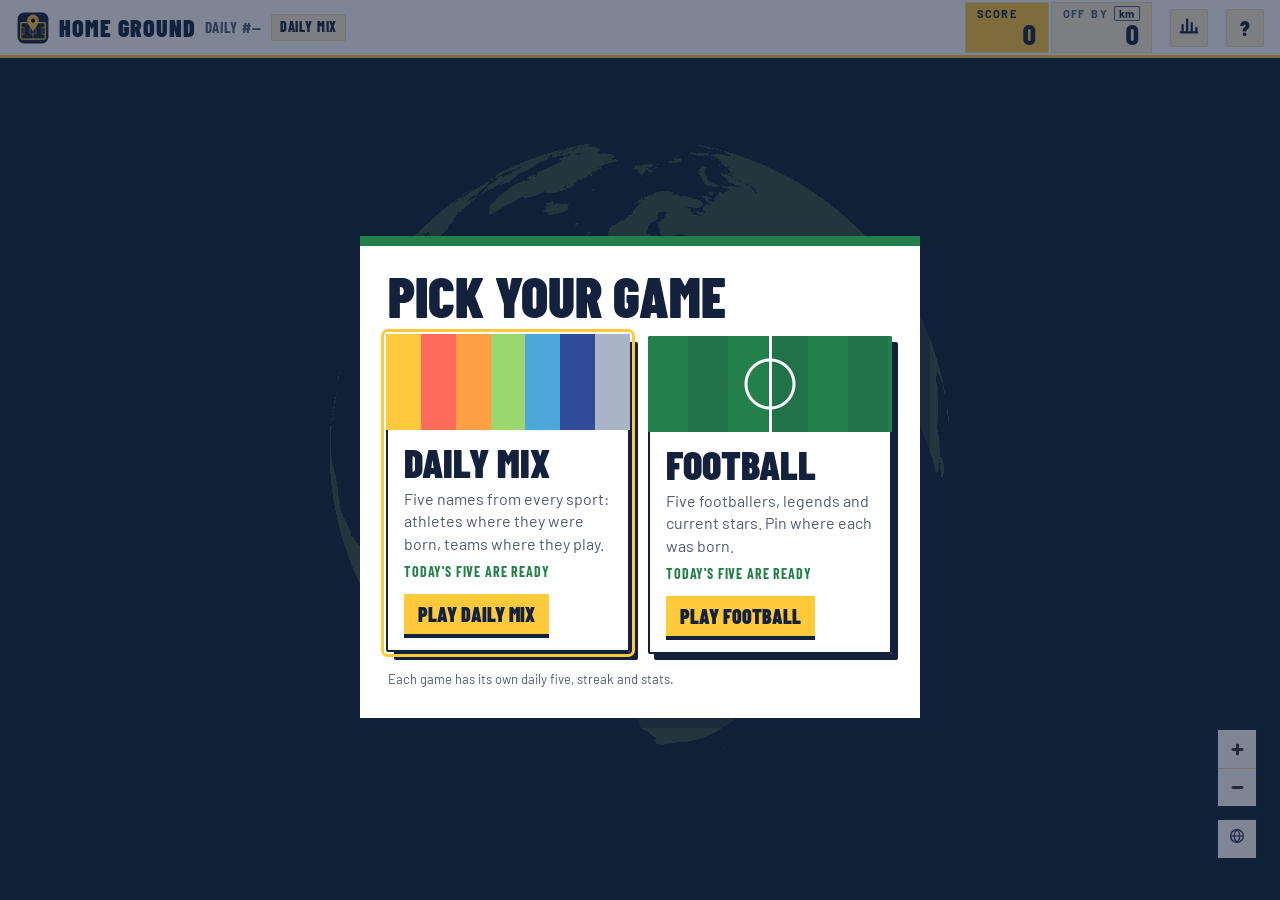
<file: index.html>
<!doctype html>
<html lang="en">
<head>
<meta charset="utf-8">
<meta name="viewport" content="width=device-width, initial-scale=1, viewport-fit=cover">
<title>Home Ground</title>
<meta name="description" content="A daily sports geography game. Five famous athletes and teams; pin the city each one calls home.">
<meta name="theme-color" content="#fff7e8">
<link rel="icon" href="favicon.svg" type="image/svg+xml">
<link rel="icon" href="brand/favicon-32.png" sizes="32x32" type="image/png">
<link rel="apple-touch-icon" href="brand/apple-touch-icon.png">
<meta property="og:type" content="website">
<meta property="og:title" content="Home Ground">
<meta property="og:description" content="Five famous names a day. Pin the city each one calls home.">
<meta property="og:url" content="https://willbrucee.github.io/home-ground/">
<meta property="og:image" content="https://willbrucee.github.io/home-ground/brand/og-image.png">
<meta property="og:image:width" content="1200">
<meta property="og:image:height" content="630">
<meta name="twitter:card" content="summary_large_image">
<!-- open the connection to the satellite tile server early -->
<link rel="preconnect" href="https://clarity.maptiles.arcgis.com" crossorigin>
<link rel="preconnect" href="https://fonts.googleapis.com">
<link rel="preconnect" href="https://fonts.gstatic.com" crossorigin>
<link rel="stylesheet" href="https://fonts.googleapis.com/css2?family=Barlow+Condensed:ital,wght@0,600;0,700;0,800;0,900;1,800&family=Barlow:wght@400;500;600;700&display=swap">
<link rel="stylesheet" href="vendor/maplibre-gl.css">
<link rel="stylesheet" href="css/style.css">
</head>
<body>

<!-- The map fills the whole screen. Everything else floats over it. -->
<main class="stage">
  <div id="map" aria-label="Map. Drag to pan, scroll or pinch to zoom, tap to drop your pin."></div>
  <canvas id="fx" aria-hidden="true"></canvas>
  <div id="flash" aria-hidden="true"></div>
</main>

<!-- Slim scoreboard strip -->
<header class="bar">
  <div class="brand">
    <!-- the logo: a pitch seen from above, with the pin breaking out of the centre spot -->
    <svg class="mark" viewBox="0 0 64 64" aria-hidden="true">
      <rect x="3" y="3" width="58" height="58" rx="12" class="tile"/>
      <rect x="9" y="22" width="46" height="31" rx="2" fill="none" stroke="currentColor" stroke-width="2.5"/>
      <path d="M32 22v31M9 31h6v13H9M55 31h-6v13h6" fill="none" stroke="currentColor" stroke-opacity="0.5" stroke-width="2"/>
      <circle cx="32" cy="37.5" r="6" fill="none" stroke="currentColor" stroke-opacity="0.5" stroke-width="2"/>
      <path d="M32 7c-6.1 0-11 4.9-11 10.9 0 8.1 11 19.6 11 19.6s11-11.5 11-19.6C43 11.9 38.1 7 32 7Z" fill="currentColor" stroke="var(--ink)" stroke-width="2.5" stroke-linejoin="round"/>
      <circle cx="32" cy="18" r="4" fill="var(--ink)"/>
    </svg>
    <span class="wordmark">Home Ground</span>
    <span class="dayno" id="puzzleNo">Daily #—</span>
    <button class="modechip" id="modeBtn" type="button" title="Switch game">Daily mix</button>
  </div>
  <ol class="tracker" id="tracker" aria-label="Rounds"></ol>
  <div class="board" role="group" aria-label="Scoreboard">
    <div class="readout"><span>Score</span><b id="total">0</b></div>
    <div class="readout"><span>Off<span class="long"> by</span> <button class="unit" id="unitBtn">km</button></span><b id="distTotal">0</b></div>
    <div class="readout streak" id="streakBox" hidden><span>Streak</span><b id="streak">0</b></div>
  </div>
  <button class="square stats-btn" id="statsBtn" aria-label="Your stats" title="Your stats">
    <svg viewBox="0 0 24 24" aria-hidden="true"><path d="M5 20V12M10 20V6M15 20V10M20 20V15M3 20h18"/></svg>
  </button>
  <button class="square" id="helpBtn" aria-label="How to play">?</button>
</header>

<!-- The question: a matchday ticket. Top-left on desktop, a bottom sheet on phones. Collapsible. -->
<article class="ticket" id="ticket" aria-live="polite" hidden>
  <button class="collapse" id="collapseBtn" aria-expanded="true" aria-controls="ticketBody">
    <span class="sr">Hide the question</span><svg viewBox="0 0 24 24" aria-hidden="true"><path d="M6 15l6-6 6 6"/></svg>
  </button>
  <div class="ticket-top">
    <span class="roundno" id="roundLbl">Round 1 of 5</span>
    <span class="tape" id="sportLbl">—</span>
    <span class="kind" id="kindLbl">Athlete</span>
  </div>
  <h1 class="who" id="who">Loading…</h1>
  <div class="ticket-body" id="ticketBody">
    <!-- athlete photo or team logo; falls back to an initials badge -->
    <figure class="portrait" id="portrait">
      <span class="initials" id="initials" aria-hidden="true"></span>
      <img id="portraitImg" alt="" width="224" height="280" decoding="async" fetchpriority="high"
        sizes="(max-width: 720px) 180px, 420px">
      <button class="credit-btn" id="creditBtn" aria-label="Image credit" aria-expanded="false" hidden>i</button>
      <figcaption class="credit" id="credit" hidden></figcaption>
    </figure>
    <p class="ask" id="ask"></p>
  </div>
</article>

<!-- Guess controls, then (after a guess) the result panel. Filled in by game.js. -->
<section class="dock" id="dock" aria-live="polite"></section>

<!-- The rank ladder, live: right-hand side on desktop, a strip under the header on phones. Filled in by ladder.js. -->
<aside class="ladder-live" id="ladderLive" aria-label="Rank ladder" hidden></aside>

<div class="sheet" id="sheet" hidden></div>
<div class="toast" id="toast" hidden></div>
<div class="esri-mark" aria-hidden="true">Powered by Esri</div>

<script src="vendor/maplibre-gl.js"></script>
<script type="module" src="js/game.js"></script>
</body>
</html>
</file>
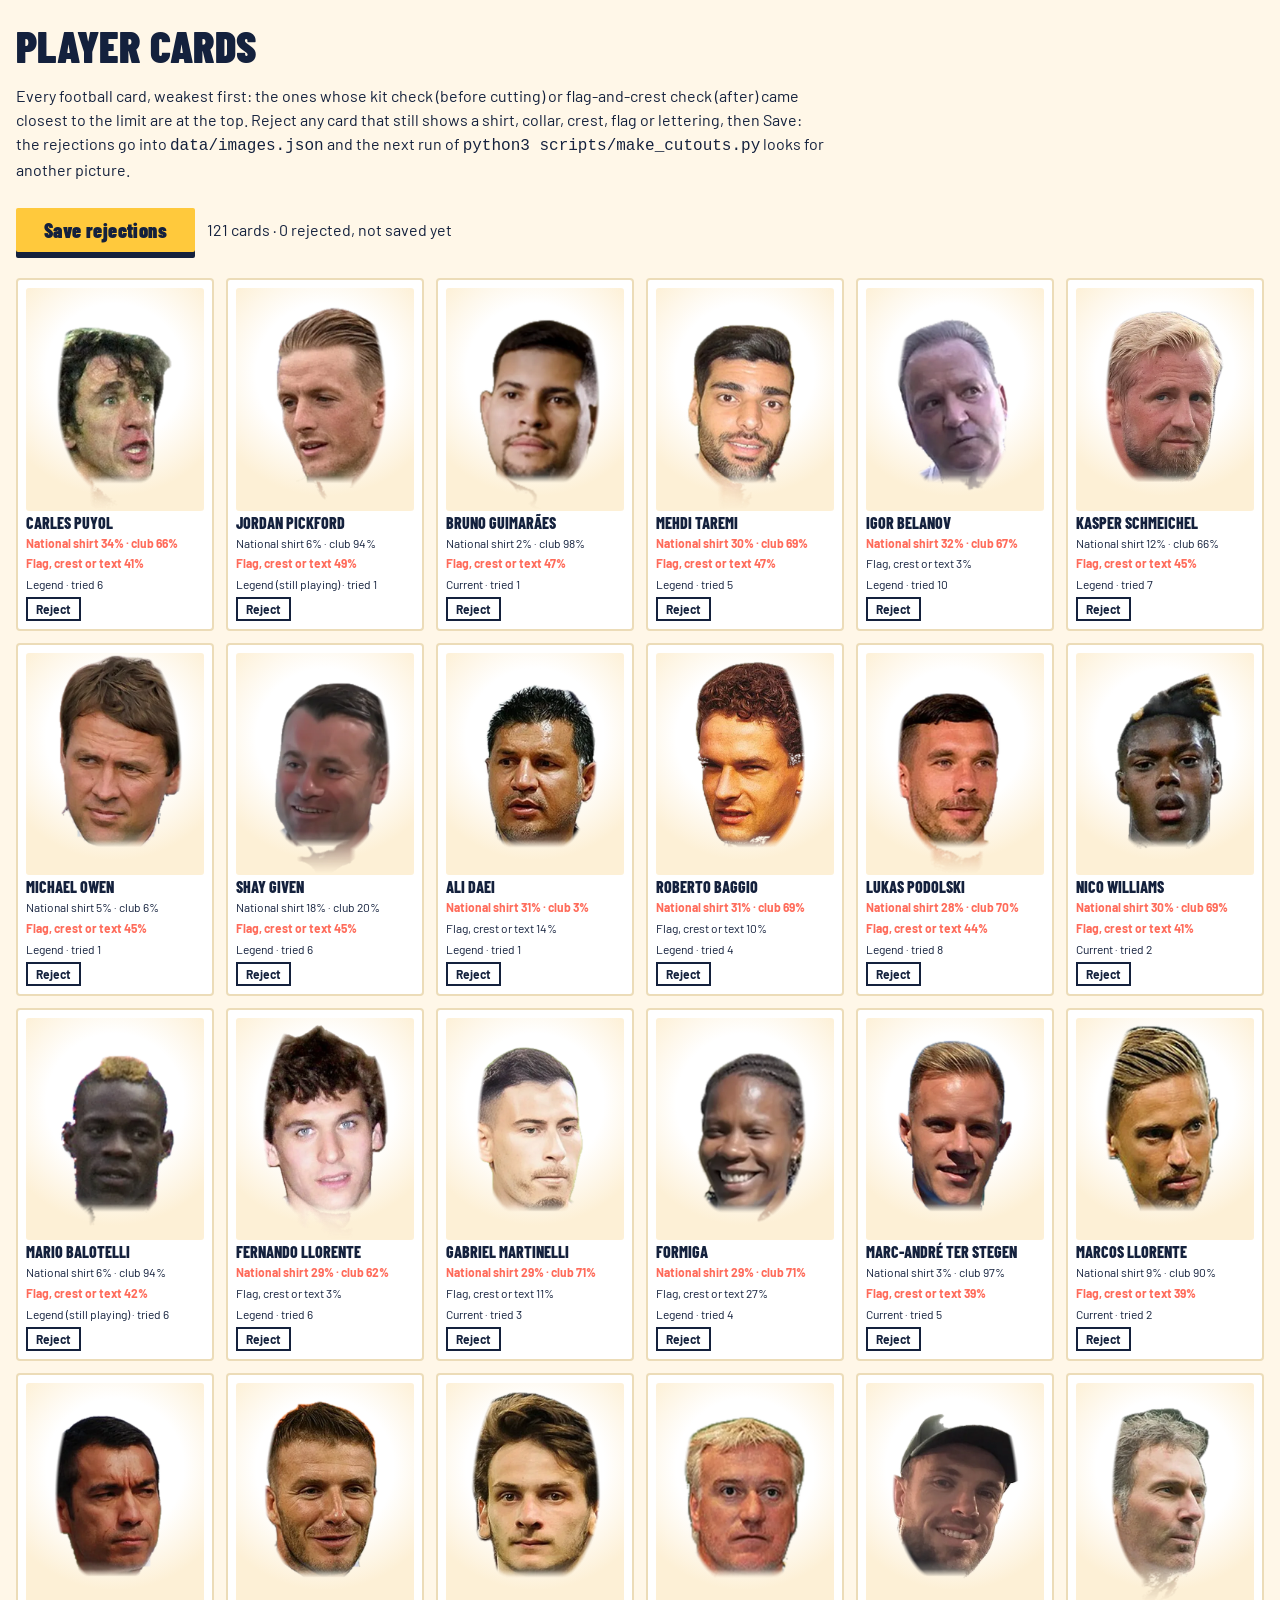
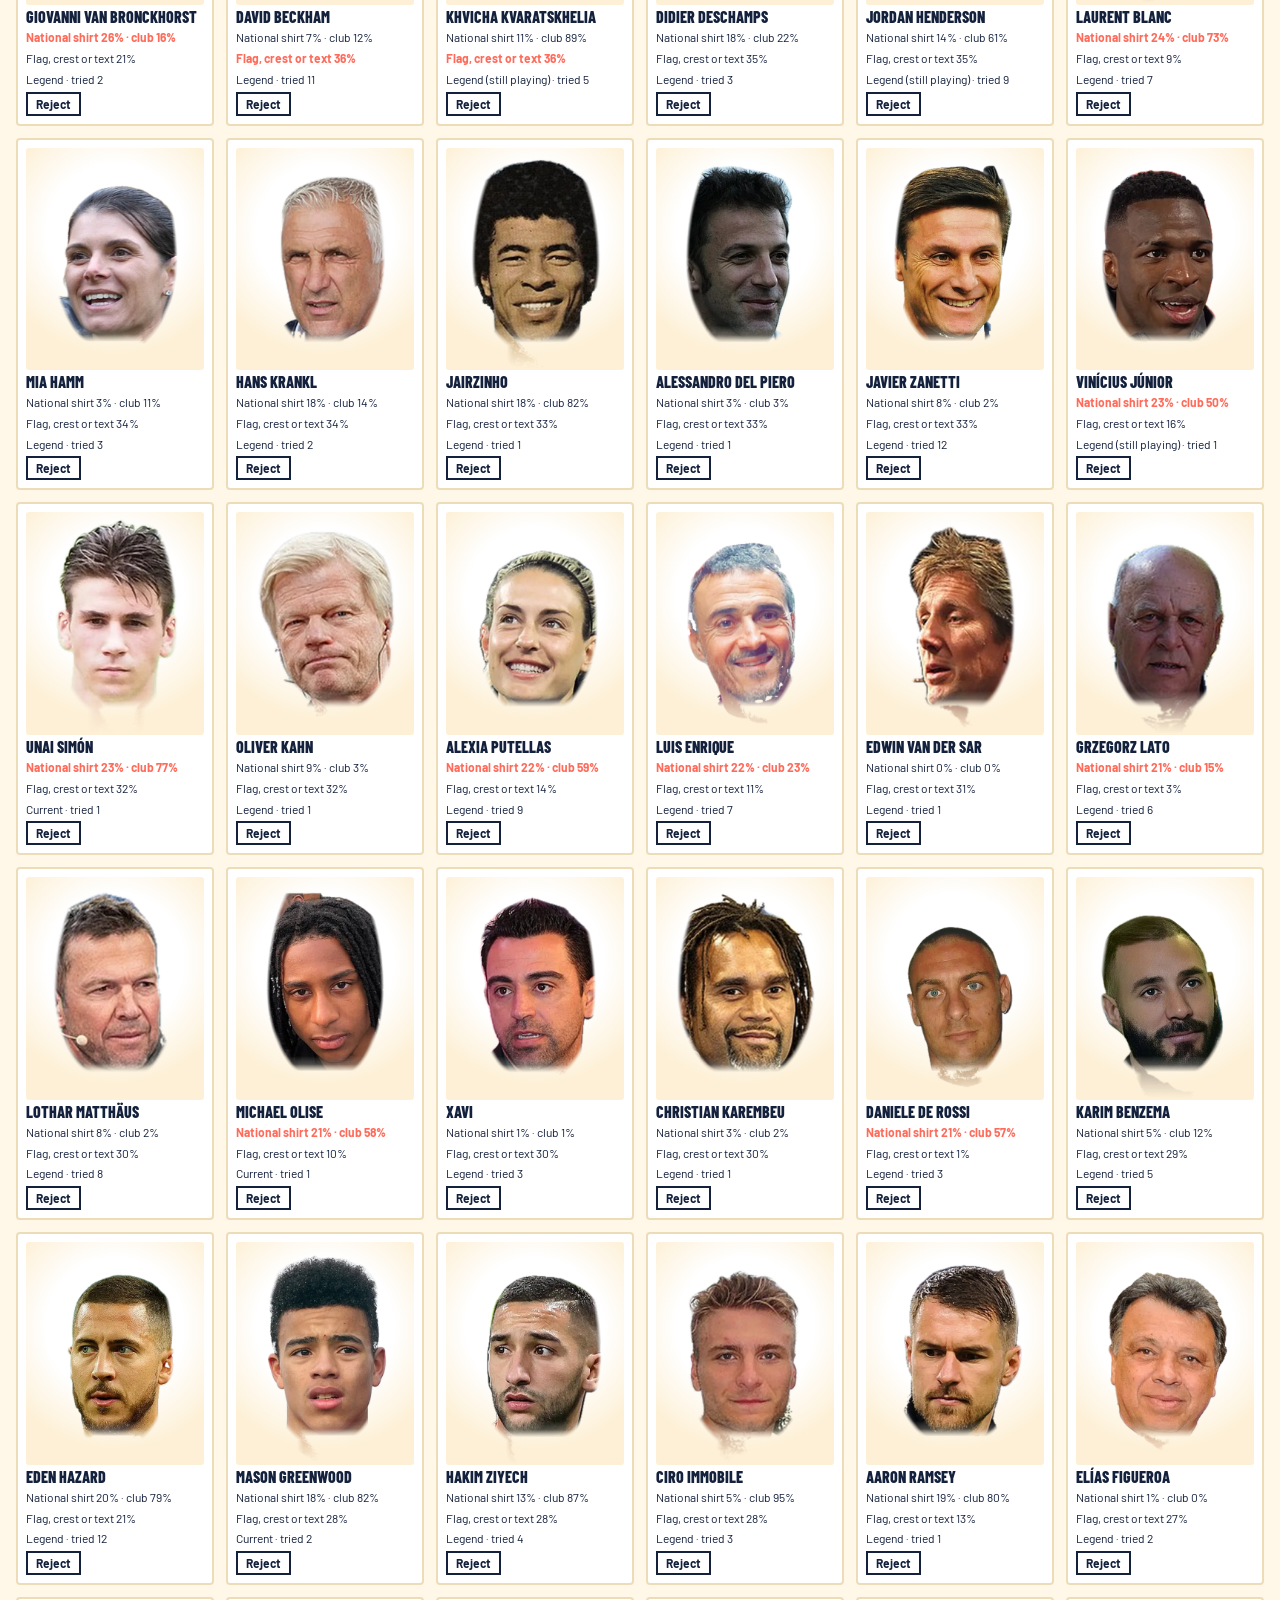
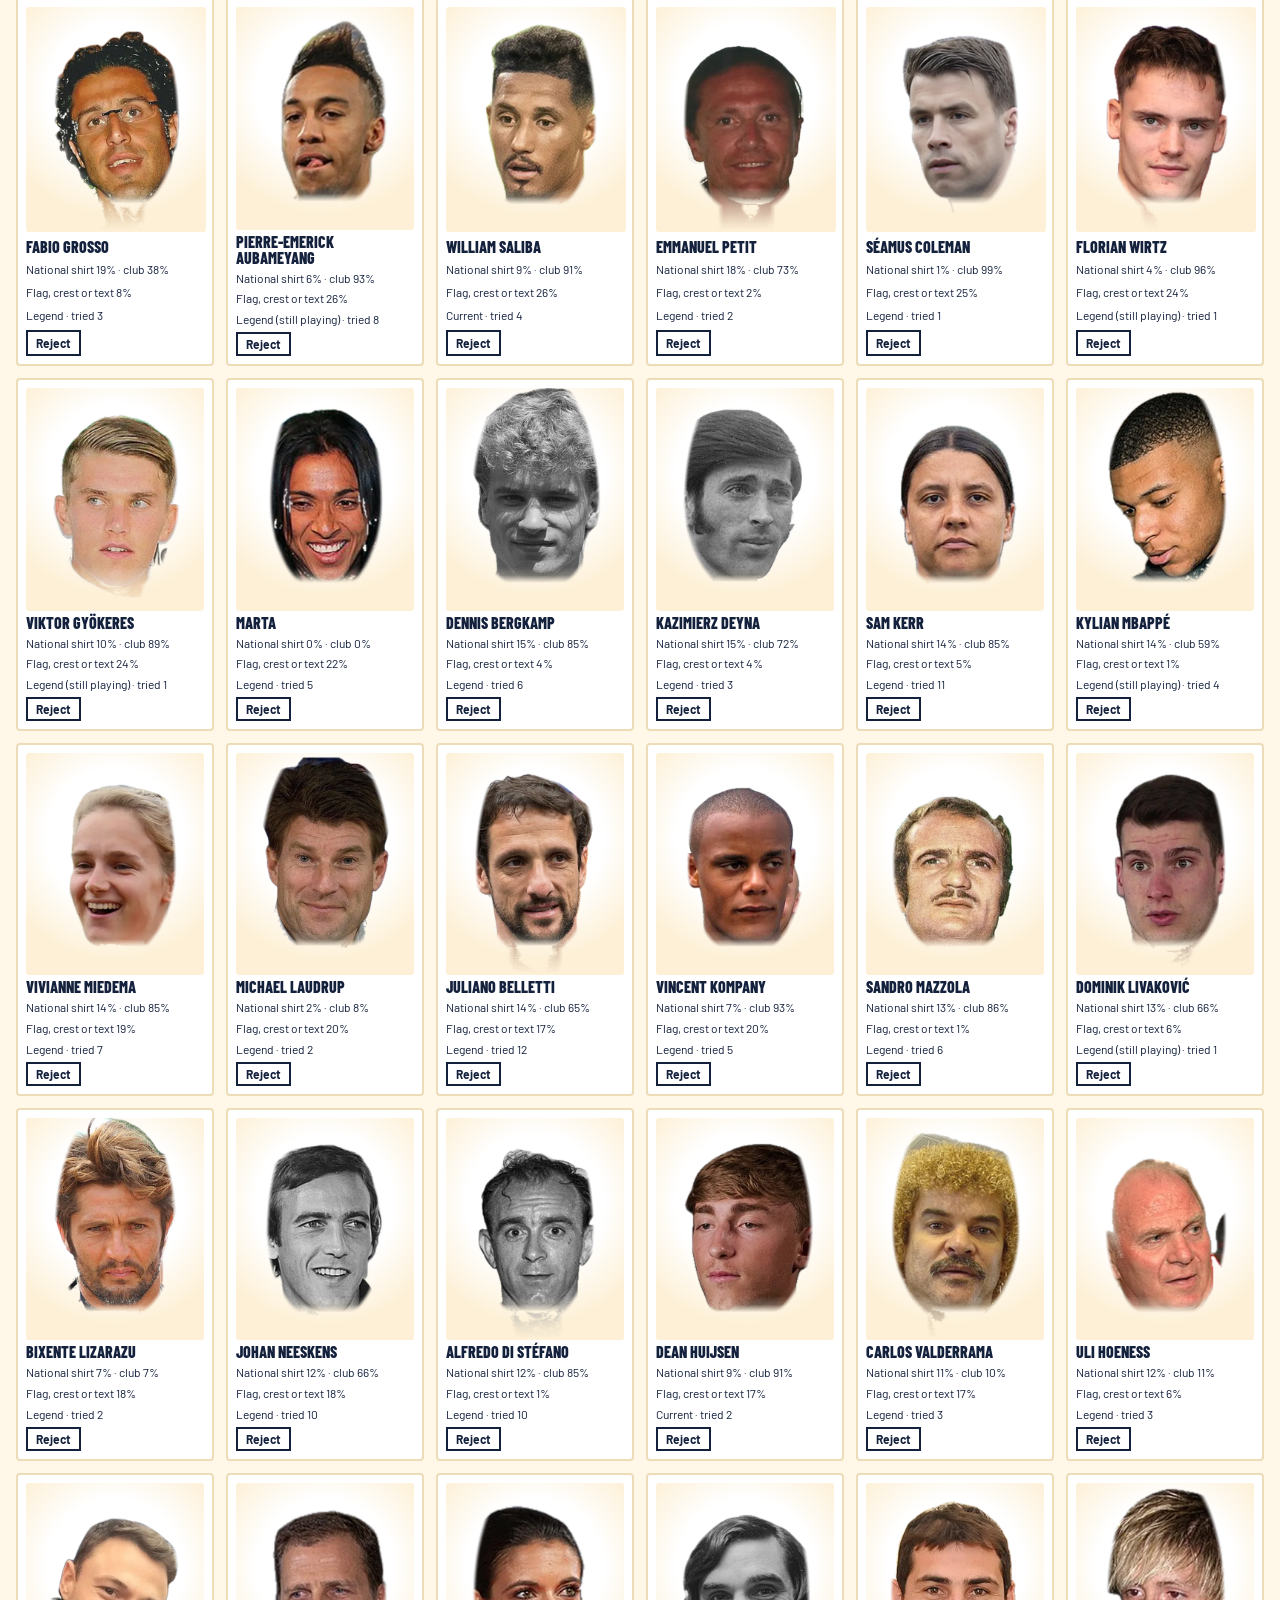
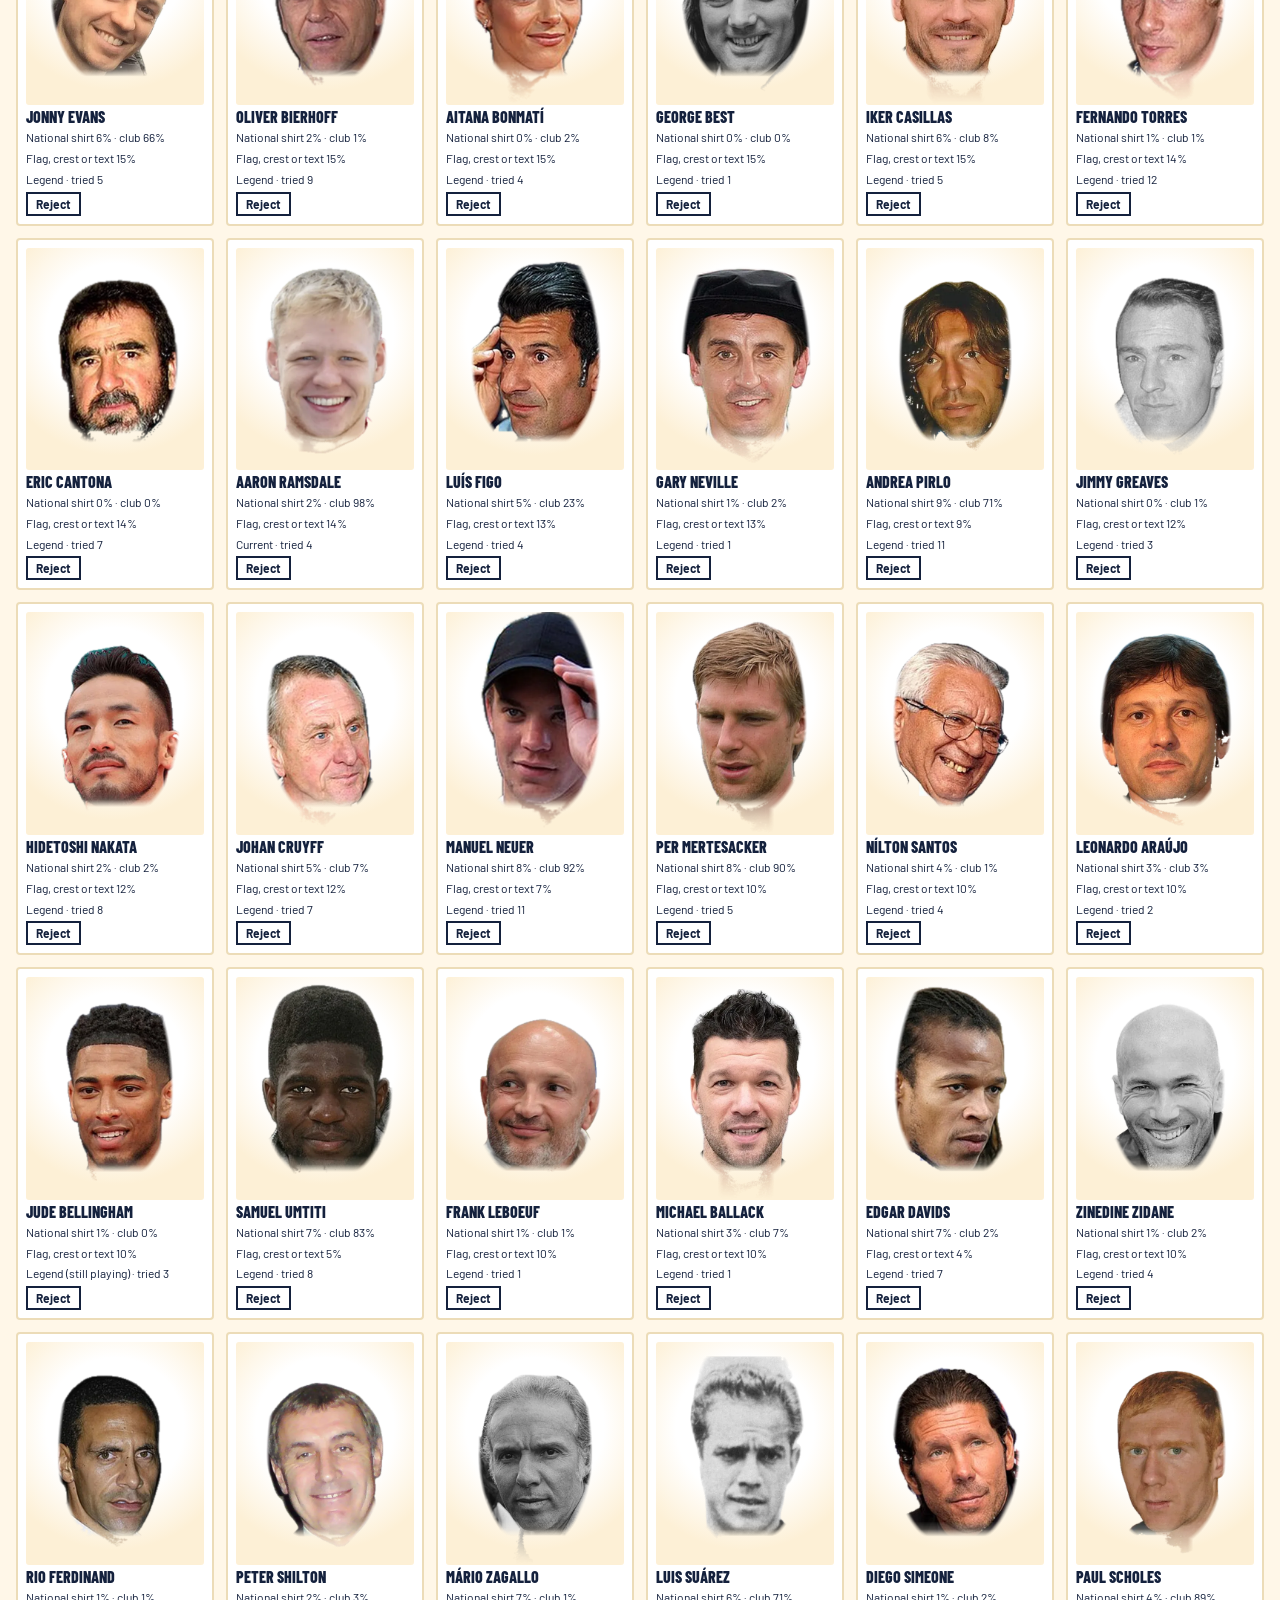
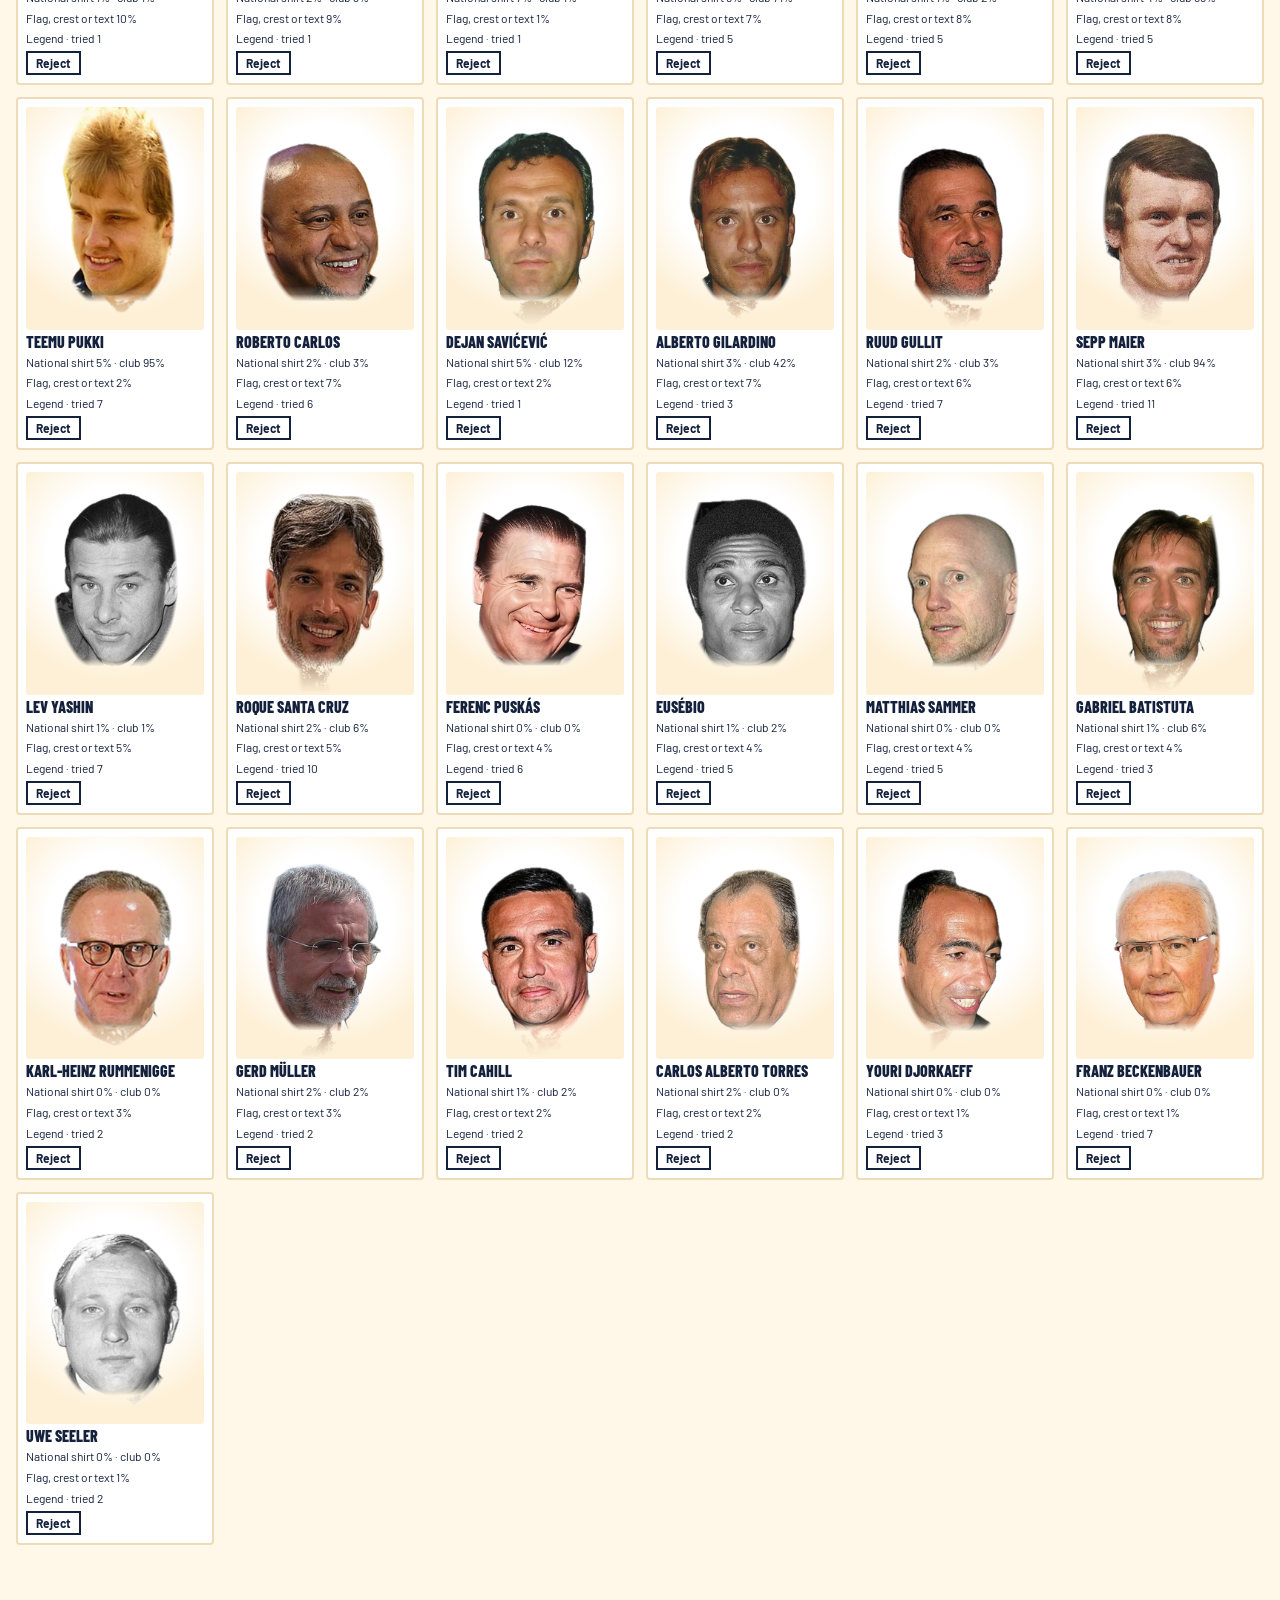
<file: card-sheet.html>
<!doctype html>
<html lang="en">
<head>
<meta charset="utf-8">
<meta name="viewport" content="width=device-width, initial-scale=1">
<title>Player cards</title>
<link rel="stylesheet" href="https://fonts.googleapis.com/css2?family=Barlow+Condensed:wght@800;900&family=Barlow:wght@400;600;700&display=swap">
<link rel="stylesheet" href="css/style.css">
<style>
  /* Every head-and-neck card, weakest first, with the kit and flag checks, and a Reject button. */
  html, body { height: auto; overflow: auto; background: var(--bg); }
  main { max-width: 1400px; margin: 0 auto; padding: 24px 16px 80px; display: grid; gap: 16px; }
  h1 { margin: 0; font: 900 44px/1 var(--f-display); text-transform: uppercase; }
  p { margin: 0; max-width: 90ch; line-height: 1.5; }
  .bar2 { position: sticky; top: 0; z-index: 2; display: flex; gap: 12px; align-items: center; padding: 10px 0; background: var(--bg); }
  .grid { display: grid; grid-template-columns: repeat(auto-fill, minmax(170px, 1fr)); gap: 12px; }
  .c { background: var(--surface); border: 2px solid var(--line); border-radius: 4px; padding: 8px; display: grid; gap: 4px; font-size: 12px; }
  .c.rej { border-color: var(--accent); opacity: 0.55; }
  .c .pic { aspect-ratio: 4 / 5; background: radial-gradient(circle at 50% 38%, var(--surface) 0 42%, var(--surface-2) 75%); border-radius: 3px; }
  .c .pic img { width: 100%; height: 100%; object-fit: contain; display: block; }
  .c b { font: 800 16px/1 var(--f-display); text-transform: uppercase; }
  .c .warn { color: var(--accent); font-weight: 700; }
  .c button { justify-self: start; padding: 3px 8px; border: 2px solid var(--border); background: var(--surface); font: 700 12px var(--f-body); }
  .c.rej button { background: var(--accent); }
</style>
</head>
<body>
<main>
  <h1>Player cards</h1>
  <p>Every football card, weakest first: the ones whose kit check (before cutting) or flag-and-crest check (after)
    came closest to the limit are at the top. Reject any card that still shows a shirt, collar, crest, flag or
    lettering, then Save: the rejections go into <code>data/images.json</code> and the next run of
    <code>python3 scripts/make_cutouts.py</code> looks for another picture.</p>
  <div class="bar2"><button class="go" id="saveBtn" style="min-width:0;height:44px;font-size:20px">Save rejections</button><span id="count"></span></div>
  <div class="grid" id="grid"></div>
</main>
<script type="module">
  const [players, report] = await Promise.all([fetch("data/football-players.json").then((r) => r.json()), fetch("data/cutout-report.json").then((r) => r.json())]);
  const KEY = "hg:cardsheet:pending";
  let pending = {};
  try { pending = JSON.parse(localStorage.getItem(KEY)) || {}; } catch {}
  const keep = () => { try { localStorage.setItem(KEY, JSON.stringify(pending)); } catch {} };
  const rows = players.players.filter((e) => report[e.id]).map((e) => {
    const r = report[e.id], nat = r.kit?.national ?? 0, mark = r.marks?.mark ?? 0;
    return { e, r, worst: Math.max(nat / 0.35, mark / 0.5) };
  }).sort((a, b) => b.worst - a.worst);
  const pct = (x) => (x == null ? "–" : `${Math.round(x * 100)}%`);
  function render() {
    document.getElementById("grid").innerHTML = rows.map(({ e, r }) => {
      const rej = pending[e.id]?.includes(r.file);
      return `<div class="c${rej ? " rej" : ""}">
        <div class="pic"><img src="${e.image}" alt="${e.name}" loading="lazy"></div>
        <b>${e.name}</b>
        <span class="${(r.kit?.national ?? 0) > 0.2 ? "warn" : ""}">National shirt ${pct(r.kit?.national)} · club ${pct(r.kit?.club)}</span>
        <span class="${(r.marks?.mark ?? 0) > 0.35 ? "warn" : ""}">Flag, crest or text ${pct(r.marks?.mark)}</span>
        <span>${e.list === "legend" ? "Legend" : "Current"}${e.current && e.list === "legend" ? " (still playing)" : ""} · tried ${r.tried}</span>
        <button data-id="${e.id}" data-file="${r.file.replace(/"/g, "&quot;")}">${rej ? "Rejected" : "Reject"}</button>
      </div>`;
    }).join("");
    document.getElementById("count").textContent = `${rows.length} cards · ${Object.values(pending).flat().length} rejected, not saved yet`;
  }
  document.getElementById("grid").addEventListener("click", (ev) => {
    const b = ev.target.closest("button"); if (!b) return;
    const list = new Set(pending[b.dataset.id] || []);
    list.has(b.dataset.file) ? list.delete(b.dataset.file) : list.add(b.dataset.file);
    if (list.size) pending[b.dataset.id] = [...list]; else delete pending[b.dataset.id];
    keep(); render();
  });
  // Merge the rejections into data/images.json: write it in place where the browser allows, else download it.
  document.getElementById("saveBtn").onclick = async () => {
    const merge = (current) => {
      for (const [id, files] of Object.entries(pending)) {
        const o = current[id] || (current[id] = {});
        o.reject = [...new Set([...(o.reject || []), ...files])];
      }
      return JSON.stringify(current, null, 1) + "\n";
    };
    try {
      if (window.showOpenFilePicker) {
        const [handle] = await showOpenFilePicker({ types: [{ description: "data/images.json", accept: { "application/json": [".json"] } }] });
        const text = merge(JSON.parse(await (await handle.getFile()).text()));
        const w = await handle.createWritable(); await w.write(text); await w.close();
      } else {
        const text = merge(await (await fetch("data/images.json")).json());
        Object.assign(document.createElement("a"), { href: URL.createObjectURL(new Blob([text], { type: "application/json" })), download: "images.json" }).click();
      }
      pending = {}; keep(); render();
      alert("Saved. Now run: python3 scripts/make_cutouts.py");
    } catch (err) { if (err.name !== "AbortError") alert("Couldn't save: " + err.message); }
  };
  render();
</script>
</body>
</html>
</file>
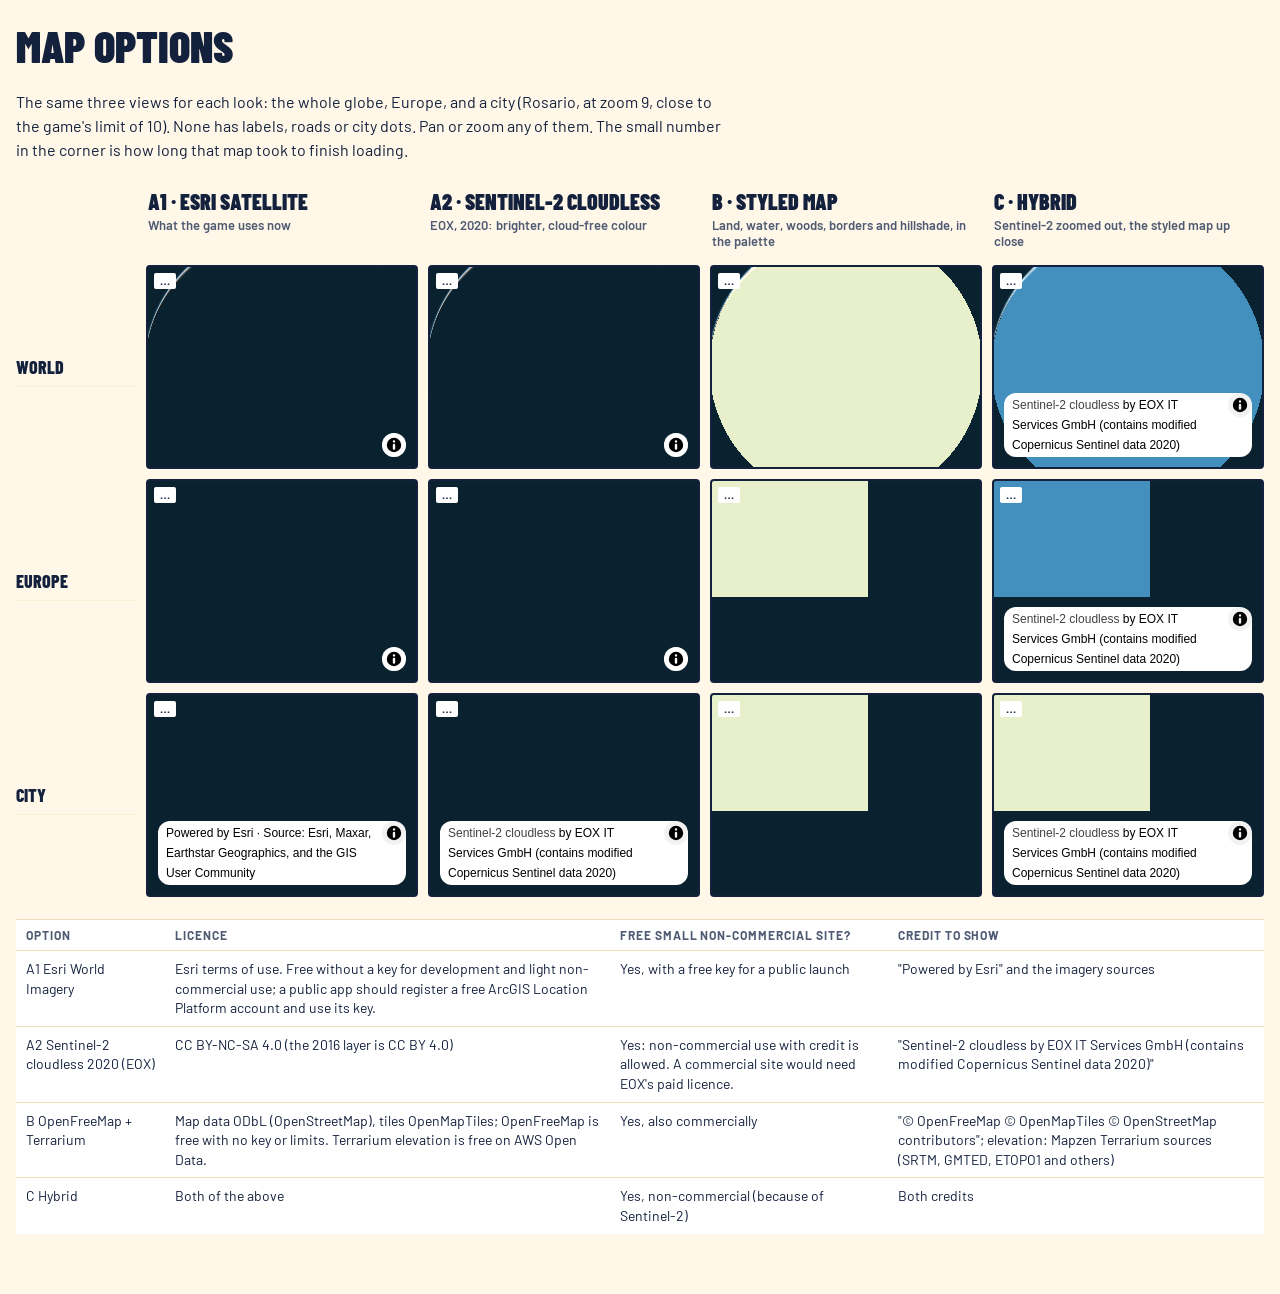
<file: map-compare.html>
<!doctype html>
<html lang="en">
<head>
<meta charset="utf-8">
<meta name="viewport" content="width=device-width, initial-scale=1">
<title>Map options</title>
<link rel="stylesheet" href="https://fonts.googleapis.com/css2?family=Barlow+Condensed:wght@800;900&family=Barlow:wght@400;600;700&display=swap">
<link rel="stylesheet" href="vendor/maplibre-gl.css">
<link rel="stylesheet" href="css/style.css">
<style>
  /* A page for choosing the map's look: the same three views for each option, side by side. */
  html, body { height: auto; overflow: auto; background: var(--bg); }
  main { max-width: 1500px; margin: 0 auto; padding: 24px 16px 60px; display: grid; gap: 22px; }
  h1 { margin: 0; font: 900 44px/1 var(--f-display); text-transform: uppercase; }
  p { margin: 0; max-width: 80ch; line-height: 1.5; }
  .grid { display: grid; grid-template-columns: 120px repeat(4, minmax(0, 1fr)); gap: 10px; align-items: stretch; }
  .grid > .head { font: 900 22px/1.05 var(--f-display); text-transform: uppercase; padding: 6px 2px; }
  .grid > .head small { display: block; font: 600 13px var(--f-body); text-transform: none; color: var(--muted); margin-top: 4px; }
  .grid > .row { font: 800 18px var(--f-display); text-transform: uppercase; align-self: center; }
  .cell { position: relative; aspect-ratio: 4 / 3; border: 2px solid var(--border); border-radius: 4px; overflow: hidden; background: var(--sea); }
  .cell > div { position: absolute; inset: 0; }
  .cell .ms { position: absolute; z-index: 2; left: 6px; top: 6px; padding: 1px 6px; background: var(--surface); font: 700 12px var(--f-body); border-radius: 2px; }
  table { border-collapse: collapse; width: 100%; background: var(--surface); font-size: 14px; }
  th, td { text-align: left; padding: 8px 10px; border-top: 1px solid var(--line); vertical-align: top; }
  th { font: 700 12px var(--f-body); letter-spacing: 0.08em; text-transform: uppercase; color: var(--muted); }
  @media (max-width: 900px) { .grid { grid-template-columns: 80px repeat(4, minmax(160px, 1fr)); overflow-x: auto; } }
</style>
</head>
<body>
<main>
  <h1>Map options</h1>
  <p>The same three views for each look: the whole globe, Europe, and a city (Rosario, at zoom 9, close to the game's
    limit of 10). None has labels, roads or city dots. Pan or zoom any of them. The small number in the corner is how long
    that map took to finish loading.</p>
  <div class="grid" id="grid">
    <div></div>
    <div class="head">A1 · Esri satellite<small>What the game uses now</small></div>
    <div class="head">A2 · Sentinel-2 cloudless<small>EOX, 2020: brighter, cloud-free colour</small></div>
    <div class="head">B · Styled map<small>Land, water, woods, borders and hillshade, in the palette</small></div>
    <div class="head">C · Hybrid<small>Sentinel-2 zoomed out, the styled map up close</small></div>
  </div>
  <table>
    <tr><th>Option</th><th>Licence</th><th>Free small non-commercial site?</th><th>Credit to show</th></tr>
    <tr><td>A1 Esri World Imagery</td><td>Esri terms of use. Free without a key for development and light non-commercial use; a public app should register a free ArcGIS Location Platform account and use its key.</td><td>Yes, with a free key for a public launch</td><td>"Powered by Esri" and the imagery sources</td></tr>
    <tr><td>A2 Sentinel-2 cloudless 2020 (EOX)</td><td>CC BY-NC-SA 4.0 (the 2016 layer is CC BY 4.0)</td><td>Yes: non-commercial use with credit is allowed. A commercial site would need EOX's paid licence.</td><td>"Sentinel-2 cloudless by EOX IT Services GmbH (contains modified Copernicus Sentinel data 2020)"</td></tr>
    <tr><td>B OpenFreeMap + Terrarium</td><td>Map data ODbL (OpenStreetMap), tiles OpenMapTiles; OpenFreeMap is free with no key or limits. Terrarium elevation is free on AWS Open Data.</td><td>Yes, also commercially</td><td>"© OpenFreeMap © OpenMapTiles © OpenStreetMap contributors"; elevation: Mapzen Terrarium sources (SRTM, GMTED, ETOPO1 and others)</td></tr>
    <tr><td>C Hybrid</td><td>Both of the above</td><td>Yes, non-commercial (because of Sentinel-2)</td><td>Both credits</td></tr>
  </table>
</main>
<script src="vendor/maplibre-gl.js"></script>
<script type="module">
  import { basemap } from "./js/basemaps.js";
  const OPTIONS = ["satellite", "sentinel", "styled", "hybrid"];
  const VIEWS = [
    { name: "World", center: [12, 28], zoom: 1.2 },
    { name: "Europe", center: [12, 49], zoom: 3.6 },
    { name: "City", center: [-60.65, -32.95], zoom: 9 },
  ];
  // ?only=styled&view=Europe: one big map, for the phone speed test
  const q = new URLSearchParams(location.search);
  const grid = document.getElementById("grid");
  if (q.get("only")) {
    grid.style.gridTemplateColumns = "1fr"; grid.innerHTML = "";
    document.querySelectorAll("h1, main > p, table").forEach((e) => e.remove());
    document.querySelector("main").style.padding = "0";
    document.head.insertAdjacentHTML("beforeend", "<style>.cell { aspect-ratio: auto; height: 100vh; border: 0; }</style>");
  }
  const opts = q.get("only") ? [q.get("only")] : OPTIONS;
  const views = q.get("view") ? VIEWS.filter((v) => v.name === q.get("view")) : VIEWS;
  window.loadTimes = {};
  for (const v of views) {
    if (!q.get("only")) grid.insertAdjacentHTML("beforeend", `<div class="row">${v.name}</div>`);
    for (const o of opts) {
      const cell = document.createElement("div");
      cell.className = "cell";
      cell.innerHTML = `<div></div><span class="ms">…</span>`;
      grid.append(cell);
      const b = basemap(o), start = performance.now();
      const map = new maplibregl.Map({ pixelRatio: 1,
        container: cell.firstChild, center: v.center, zoom: v.zoom, maxZoom: 10, minZoom: 0.3, fadeDuration: 0,
        style: { version: 8, projection: { type: "globe" }, sources: b.sources, layers: b.layers, sky: b.sky },
        attributionControl: { compact: true }, dragRotate: false, pitchWithRotate: false, maxPitch: 0,
      });
      map.once("load", () => {
        map.resize(); // the grid settles its size after the maps are made
        const a = cell.querySelector(".maplibregl-ctrl-attrib"); a?.classList.remove("maplibregl-compact-show"); a?.removeAttribute("open");
      });
      map.once("idle", () => {
        const ms = Math.round(performance.now() - start);
        cell.querySelector(".ms").textContent = `${(ms / 1000).toFixed(1)} s`;
        window.loadTimes[`${o}/${v.name}`] = ms;
      });
    }
  }
</script>
</body>
</html>
</file>
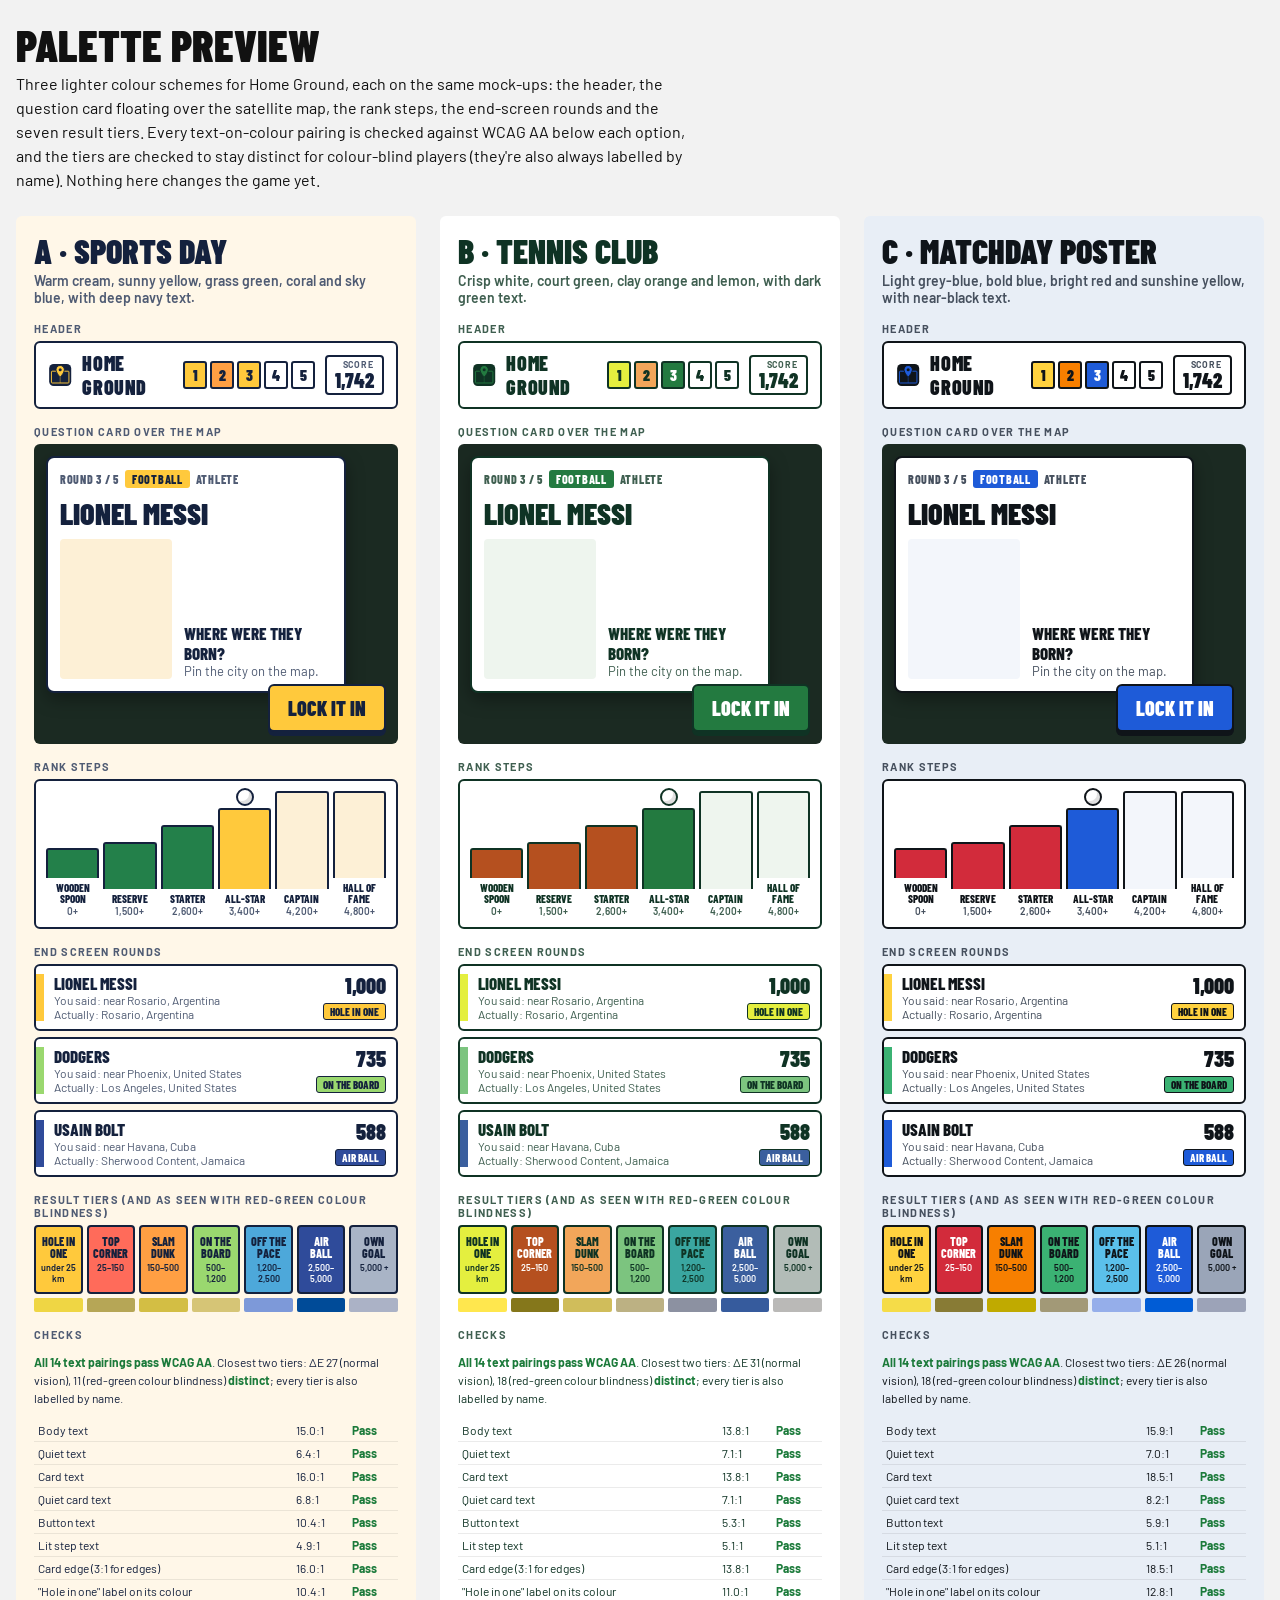
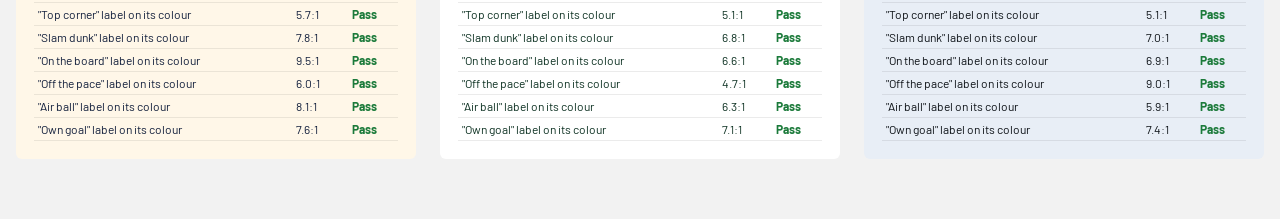
<file: palette-preview.html>
<!doctype html>
<html lang="en">
<head>
<meta charset="utf-8">
<meta name="viewport" content="width=device-width, initial-scale=1">
<title>Palette preview</title>
<link rel="icon" href="favicon.svg" type="image/svg+xml">
<link rel="stylesheet" href="https://fonts.googleapis.com/css2?family=Barlow+Condensed:wght@700;800;900&family=Barlow:wght@400;500;600;700&display=swap">
<style>
  /* Three candidate colour schemes for Home Ground, side by side. Nothing here changes the game.
     Each option is a block of CSS variables; the mock-ups below use only those variables. */
  .opt-a { /* Sports day: warm cream, sunny yellow, grass green, coral, sky blue, deep navy text */
    --bg: #fff7e8; --surface: #ffffff; --surface-2: #fdf0d6; --text: #14213d; --muted: #4f5b73; --border: #14213d;
    --primary: #ffc93c; --on-primary: #14213d; --secondary: #23804a; --on-secondary: #ffffff; --accent: #ff6b5a; --sky: #4da8da;
    --t-bullseye: #ffc93c; --t-scorching: #ff6b5a; --t-hot: #ff9f43; --t-warm: #9ad86f; --t-cool: #4da8da; --t-cold: #2f4b9a; --t-frozen: #a9b4c6;
  }
  .opt-b { /* Tennis club: crisp white, court green, clay orange, lemon, dark green text */
    --bg: #ffffff; --surface: #ffffff; --surface-2: #eef5ee; --text: #0f3324; --muted: #3f5f50; --border: #0f3324;
    --primary: #237a40; --on-primary: #ffffff; --secondary: #b5501f; --on-secondary: #ffffff; --accent: #e4ef3f; --sky: #3aa6a0;
    --t-bullseye: #e4ef3f; --t-scorching: #b5501f; --t-hot: #f2a65a; --t-warm: #7cc47f; --t-cool: #3aa6a0; --t-cold: #3b5f9e; --t-frozen: #b2bcb7;
  }
  .opt-c { /* Matchday poster: light grey-blue, bold primary blue, bright red, sunshine yellow, near-black text */
    --bg: #e8eef6; --surface: #ffffff; --surface-2: #f3f6fb; --text: #0f1419; --muted: #46505e; --border: #0f1419;
    --primary: #1e5bd8; --on-primary: #ffffff; --secondary: #d22b3b; --on-secondary: #ffffff; --accent: #ffd23f; --sky: #5bc0eb;
    --t-bullseye: #ffd23f; --t-scorching: #d22b3b; --t-hot: #f77f00; --t-warm: #3bb273; --t-cool: #5bc0eb; --t-cold: #1e5bd8; --t-frozen: #9aa5b8;
  }

  * { box-sizing: border-box; }
  body { margin: 0; padding: 24px 16px 60px; font-family: "Barlow", system-ui, sans-serif; background: #f2f2f2; color: #111; }
  h1 { margin: 0 0 6px; font: 900 44px/0.95 "Barlow Condensed", sans-serif; text-transform: uppercase; }
  .lead { max-width: 75ch; margin: 0 0 24px; line-height: 1.5; }
  .options { display: grid; grid-template-columns: repeat(auto-fit, minmax(380px, 1fr)); gap: 24px; }
  .opt { background: var(--bg); color: var(--text); padding: 18px; border-radius: 6px; display: grid; gap: 16px; align-content: start; }
  .opt h2 { margin: 0; font: 900 34px/1 "Barlow Condensed", sans-serif; text-transform: uppercase; }
  .opt h2 small { display: block; font: 600 14px "Barlow", sans-serif; text-transform: none; color: var(--muted); margin-top: 4px; }
  .label { font: 700 11px "Barlow", sans-serif; letter-spacing: 0.12em; text-transform: uppercase; color: var(--muted); margin-bottom: 6px; }

  /* header */
  .bar { display: flex; align-items: center; gap: 10px; padding: 8px 12px; background: var(--surface); border: 2px solid var(--border); border-radius: 6px; }
  .bar .mark { width: 30px; height: 30px; }
  .bar .wm { font: 900 20px "Barlow Condensed"; text-transform: uppercase; letter-spacing: 0.03em; }
  .chips { display: flex; gap: 3px; margin-left: auto; }
  .chip { width: 24px; height: 28px; display: grid; place-items: center; font: 900 15px "Barlow Condensed"; border: 2px solid var(--border); border-radius: 3px; background: var(--surface); }
  .chip.now { background: var(--primary); color: var(--on-primary); }
  .chip.done { color: var(--text); }
  .readout { padding: 2px 8px; border: 2px solid var(--border); border-radius: 4px; text-align: right; }
  .readout small { display: block; font: 700 9px "Barlow"; letter-spacing: 0.1em; text-transform: uppercase; color: var(--muted); }
  .readout b { font: 900 20px/1 "Barlow Condensed"; }

  /* question card over satellite imagery */
  .mapbox { position: relative; height: 300px; border-radius: 6px; overflow: hidden;
    background: #1b2a22 url("https://clarity.maptiles.arcgis.com/arcgis/rest/services/World_Imagery/MapServer/tile/4/5/8") center / cover; }
  .ticket { position: absolute; left: 12px; top: 12px; width: 300px; padding: 12px; background: var(--surface); border: 2px solid var(--border);
    border-radius: 8px; box-shadow: 0 6px 18px rgba(0,0,0,0.35); display: grid; grid-template-columns: 112px 1fr; gap: 12px; }
  .ticket .top { grid-column: 1 / -1; display: flex; gap: 6px; align-items: center; font: 800 12px "Barlow Condensed"; text-transform: uppercase; letter-spacing: 0.06em; color: var(--muted); }
  .tape { padding: 2px 7px; background: var(--primary); color: var(--on-primary); border-radius: 3px; }
  .ticket h3 { grid-column: 1 / -1; margin: 0; font: 900 30px/0.9 "Barlow Condensed"; text-transform: uppercase; }
  .photo { width: 112px; aspect-ratio: 4 / 5; border-radius: 4px; overflow: hidden; background: var(--surface-2); }
  .photo img { width: 100%; height: 100%; object-fit: cover; object-position: 50% 25%; display: block; }
  .ask { align-self: end; font-size: 13px; color: var(--muted); }
  .ask b { display: block; font: 800 17px "Barlow Condensed"; text-transform: uppercase; color: var(--text); }
  .go { position: absolute; right: 12px; bottom: 12px; padding: 10px 18px; background: var(--primary); color: var(--on-primary); border: 2px solid var(--border);
    border-radius: 6px; font: 900 20px "Barlow Condensed"; text-transform: uppercase; box-shadow: 0 4px 0 var(--border); }

  /* ladder: steps with a ball */
  .steps { display: flex; align-items: flex-end; gap: 4px; height: 150px; padding: 10px; background: var(--surface); border: 2px solid var(--border); border-radius: 6px; }
  .step { flex: 1; display: flex; flex-direction: column; justify-content: flex-end; align-items: stretch; height: 100%; position: relative; }
  .step i { display: block; border: 2px solid var(--border); border-bottom-width: 0; border-radius: 3px 3px 0 0; background: var(--surface-2); }
  .step.lit i { background: var(--secondary); }
  .step.here i { background: var(--primary); }
  .step span { font: 800 11px/1.05 "Barlow Condensed"; text-transform: uppercase; text-align: center; margin-top: 4px; }
  .step small { font: 600 10px "Barlow"; color: var(--muted); text-align: center; }
  .ball { position: absolute; left: 50%; width: 18px; height: 18px; margin-left: -9px; border-radius: 50%; background: var(--surface); border: 2px solid var(--border);
    box-shadow: inset -3px -3px 0 rgba(0,0,0,0.12); }

  /* end screen rows */
  .rows { display: grid; gap: 6px; }
  .row { display: grid; grid-template-columns: 8px 1fr auto; gap: 10px; align-items: center; padding: 8px 10px 8px 0; background: var(--surface); border: 2px solid var(--border); border-radius: 6px; overflow: hidden; }
  .row i { align-self: stretch; background: var(--c); }
  .row b { font: 800 17px/1 "Barlow Condensed"; text-transform: uppercase; }
  .row .said { font-size: 12px; color: var(--muted); }
  .row .pts { text-align: right; font: 900 22px/1 "Barlow Condensed"; }
  .tierchip { display: inline-block; margin-top: 2px; padding: 1px 6px; border-radius: 3px; font: 800 11px "Barlow Condensed"; text-transform: uppercase; background: var(--c); color: var(--fg); border: 1px solid var(--border); }

  /* tiers */
  .tiers { display: grid; grid-template-columns: repeat(7, 1fr); gap: 4px; }
  .tier { padding: 8px 4px; border-radius: 4px; border: 2px solid var(--border); background: var(--c); color: var(--fg); text-align: center; font: 800 12px/1.05 "Barlow Condensed"; text-transform: uppercase; }
  .tier small { display: block; font: 600 9px "Barlow"; text-transform: none; margin-top: 2px; }
  .cb { display: grid; grid-template-columns: repeat(7, 1fr); gap: 4px; margin-top: 4px; }
  .cb span { height: 14px; border-radius: 2px; }
  .checks { font-size: 12px; line-height: 1.5; }
  .checks table { width: 100%; border-collapse: collapse; }
  .checks td { padding: 2px 4px; border-bottom: 1px solid rgba(0,0,0,0.08); }
  .pass { color: #1b7a3a; font-weight: 700; } .fail { color: #c0262d; font-weight: 700; }
</style>
</head>
<body>
<h1>Palette preview</h1>
<p class="lead">Three lighter colour schemes for Home Ground, each on the same mock-ups: the header, the question card floating over the
satellite map, the rank steps, the end-screen rounds and the seven result tiers. Every text-on-colour pairing is checked against WCAG AA
below each option, and the tiers are checked to stay distinct for colour-blind players (they're also always labelled by name).
Nothing here changes the game yet.</p>
<div class="options" id="options"></div>

<template id="mock">
  <section class="opt">
    <h2><span class="name"></span><small class="blurb"></small></h2>
    <div><div class="label">Header</div>
      <div class="bar">
        <svg class="mark" viewBox="0 0 64 64" aria-hidden="true"><rect x="3" y="3" width="58" height="58" rx="12" fill="var(--text)"/><rect x="9" y="22" width="46" height="31" rx="2" fill="none" stroke="var(--primary)" stroke-width="2.5"/><path d="M32 22v31" stroke="var(--primary)" stroke-opacity="0.6" stroke-width="2"/><path d="M32 7c-6.1 0-11 4.9-11 10.9 0 8.1 11 19.6 11 19.6s11-11.5 11-19.6C43 11.9 38.1 7 32 7Z" fill="var(--primary)" stroke="var(--text)" stroke-width="2.5"/><circle cx="32" cy="18" r="4" fill="var(--text)"/></svg>
        <span class="wm">Home Ground</span>
        <span class="chips"><span class="chip done" style="background:var(--t-bullseye)">1</span><span class="chip done" style="background:var(--t-hot)">2</span><span class="chip now">3</span><span class="chip">4</span><span class="chip">5</span></span>
        <span class="readout"><small>Score</small><b>1,742</b></span>
      </div></div>
    <div><div class="label">Question card over the map</div>
      <div class="mapbox">
        <div class="ticket"><div class="top">Round 3 / 5 <span class="tape">Football</span> Athlete</div><h3>Lionel Messi</h3>
          <div class="photo"><img alt="" src="https://commons.wikimedia.org/wiki/Special:FilePath/Lionel_Messi_NE_Revolution_Inter_Miami_7.9.25-055.jpg?width=400" onerror="this.remove()"></div>
          <div class="ask"><b>Where were they born?</b>Pin the city on the map.</div></div>
        <div class="go">Lock it in</div>
      </div></div>
    <div><div class="label">Rank steps</div><div class="steps"></div></div>
    <div><div class="label">End screen rounds</div><div class="rows"></div></div>
    <div><div class="label">Result tiers (and as seen with red-green colour blindness)</div><div class="tiers"></div><div class="cb"></div></div>
    <div class="checks"></div>
  </section>
</template>

<script>
const OPTIONS = [
  { cls: "opt-a", name: "A · Sports day", blurb: "Warm cream, sunny yellow, grass green, coral and sky blue, with deep navy text." },
  { cls: "opt-b", name: "B · Tennis club", blurb: "Crisp white, court green, clay orange and lemon, with dark green text." },
  { cls: "opt-c", name: "C · Matchday poster", blurb: "Light grey-blue, bold blue, bright red and sunshine yellow, with near-black text." },
];
const TIERS = [["bullseye", "Hole in one", "under 25 km"], ["scorching", "Top corner", "25–150"], ["hot", "Slam dunk", "150–500"],
  ["warm", "On the board", "500–1,200"], ["cool", "Off the pace", "1,200–2,500"], ["cold", "Air ball", "2,500–5,000"], ["frozen", "Own goal", "5,000 +"]];
const RANKS = [["Wooden spoon", 0], ["Reserve", 1500], ["Starter", 2600], ["All-star", 3400], ["Captain", 4200], ["Hall of Fame", 4800]];

// colour maths: WCAG contrast, and CIE Lab distance (with a red-green colour-blindness simulation)
const rgb = (hex) => { const n = parseInt(hex.slice(1), 16); return [(n >> 16) & 255, (n >> 8) & 255, n & 255]; };
const lin = (c) => { c /= 255; return c <= 0.04045 ? c / 12.92 : ((c + 0.055) / 1.055) ** 2.4; };
const lum = (hex) => { const [r, g, b] = rgb(hex).map(lin); return 0.2126 * r + 0.7152 * g + 0.0722 * b; };
const ratio = (a, b) => { const [x, y] = [lum(a), lum(b)].sort((p, q) => q - p); return (x + 0.05) / (y + 0.05); };
const onColour = (bg, dark, light) => (ratio(dark, bg) >= ratio(light, bg) ? dark : light);
function lab(hex) {
  const [r, g, b] = rgb(hex).map(lin);
  const f = (t) => (t > 0.008856 ? Math.cbrt(t) : 7.787 * t + 16 / 116);
  const x = f((r * 0.4124 + g * 0.3576 + b * 0.1805) / 0.95047), y = f(r * 0.2126 + g * 0.7152 + b * 0.0722), z = f((r * 0.0193 + g * 0.1192 + b * 0.9505) / 1.08883);
  return [116 * y - 16, 500 * (x - y), 200 * (y - z)];
}
const dE = (a, b) => { const p = lab(a), q = lab(b); return Math.hypot(p[0] - q[0], p[1] - q[1], p[2] - q[2]); };
function deutan(hex) { // Machado et al. 2009, deuteranopia (severity 1), applied in linear RGB
  const [r, g, b] = rgb(hex).map(lin);
  const m = [[0.367322, 0.860646, -0.227968], [0.280085, 0.672501, 0.047413], [-0.011820, 0.042940, 0.968881]];
  const out = m.map(([a, bb, c]) => Math.min(1, Math.max(0, a * r + bb * g + c * b)));
  const enc = (v) => Math.round(255 * (v <= 0.0031308 ? 12.92 * v : 1.055 * v ** (1 / 2.4) - 0.055));
  return "#" + out.map(enc).map((v) => v.toString(16).padStart(2, "0")).join("");
}

const host = document.getElementById("options");
for (const o of OPTIONS) {
  const node = document.getElementById("mock").content.firstElementChild.cloneNode(true);
  node.classList.add(o.cls);
  node.querySelector(".name").textContent = o.name;
  node.querySelector(".blurb").textContent = o.blurb;
  host.appendChild(node);
  const v = (n) => getComputedStyle(node).getPropertyValue(n).trim();
  const tierColour = (k) => v(`--t-${k}`);
  const fg = (k) => onColour(tierColour(k), v("--text"), "#ffffff");

  // rank steps: rising heights, the ball on All-star
  node.querySelector(".steps").innerHTML = RANKS.map(([n, min], i) =>
    `<div class="step${i < 3 ? " lit" : i === 3 ? " here" : ""}">${i === 3 ? `<span class="ball" style="bottom:${30 + i * 17 + 30}px"></span>` : ""}
      <i style="height:${30 + i * 17}px"></i><span>${n}</span><small>${min.toLocaleString()}+</small></div>`).join("");
  // end-screen rows
  node.querySelector(".rows").innerHTML = [["bullseye", "Lionel Messi", "near Rosario, Argentina", "Rosario, Argentina", 1000],
    ["warm", "Dodgers", "near Phoenix, United States", "Los Angeles, United States", 735],
    ["cold", "Usain Bolt", "near Havana, Cuba", "Sherwood Content, Jamaica", 588]].map(([k, n, said, real, pts]) =>
    `<div class="row" style="--c:${tierColour(k)};--fg:${fg(k)}"><i></i><div><b>${n}</b><div class="said">You said: ${said}<br>Actually: ${real}</div></div>
      <div class="pts">${pts.toLocaleString()}<br><span class="tierchip">${TIERS.find((t) => t[0] === k)[1]}</span></div></div>`).join("");
  // tiers, plus the deuteranopia simulation strip
  node.querySelector(".tiers").innerHTML = TIERS.map(([k, n, r]) => `<div class="tier" style="--c:${tierColour(k)};--fg:${fg(k)}">${n}<small>${r}</small></div>`).join("");
  node.querySelector(".cb").innerHTML = TIERS.map(([k]) => `<span style="background:${deutan(tierColour(k))}"></span>`).join("");

  // checks
  const pairs = [["--text", "--bg", "Body text"], ["--muted", "--bg", "Quiet text"], ["--text", "--surface", "Card text"], ["--muted", "--surface", "Quiet card text"],
    ["--on-primary", "--primary", "Button text"], ["--on-secondary", "--secondary", "Lit step text"], ["--border", "--surface", "Card edge (3:1 for edges)", 3]];
  const rows = pairs.map(([a, b, use, need = 4.5]) => { const r = ratio(v(a), v(b)); return [use, r, r >= need]; })
    .concat(TIERS.map(([k, n]) => { const r = ratio(fg(k), tierColour(k)); return [`"${n}" label on its colour`, r, r >= 4.5]; }));
  let minNormal = Infinity, minCb = Infinity;
  for (let i = 0; i < TIERS.length; i++) for (let j = i + 1; j < TIERS.length; j++) {
    minNormal = Math.min(minNormal, dE(tierColour(TIERS[i][0]), tierColour(TIERS[j][0])));
    minCb = Math.min(minCb, dE(deutan(tierColour(TIERS[i][0])), deutan(tierColour(TIERS[j][0]))));
  }
  const fails = rows.filter((r) => !r[2]).length;
  node.querySelector(".checks").innerHTML = `<div class="label">Checks</div>
    <p>${fails ? `<span class="fail">${fails} pairing(s) below AA</span>` : `<span class="pass">All ${rows.length} text pairings pass WCAG AA</span>`}.
    Closest two tiers: ΔE ${minNormal.toFixed(0)} (normal vision), ${minCb.toFixed(0)} (red-green colour blindness)
    ${minCb >= 10 ? '<span class="pass">distinct</span>' : '<span class="fail">too close</span>'}; every tier is also labelled by name.</p>
    <table>${rows.map(([use, r, ok]) => `<tr><td>${use}</td><td>${r.toFixed(1)}:1</td><td class="${ok ? "pass" : "fail"}">${ok ? "Pass" : "Fail"}</td></tr>`).join("")}</table>`;
}
</script>
</body>
</html>
</file>
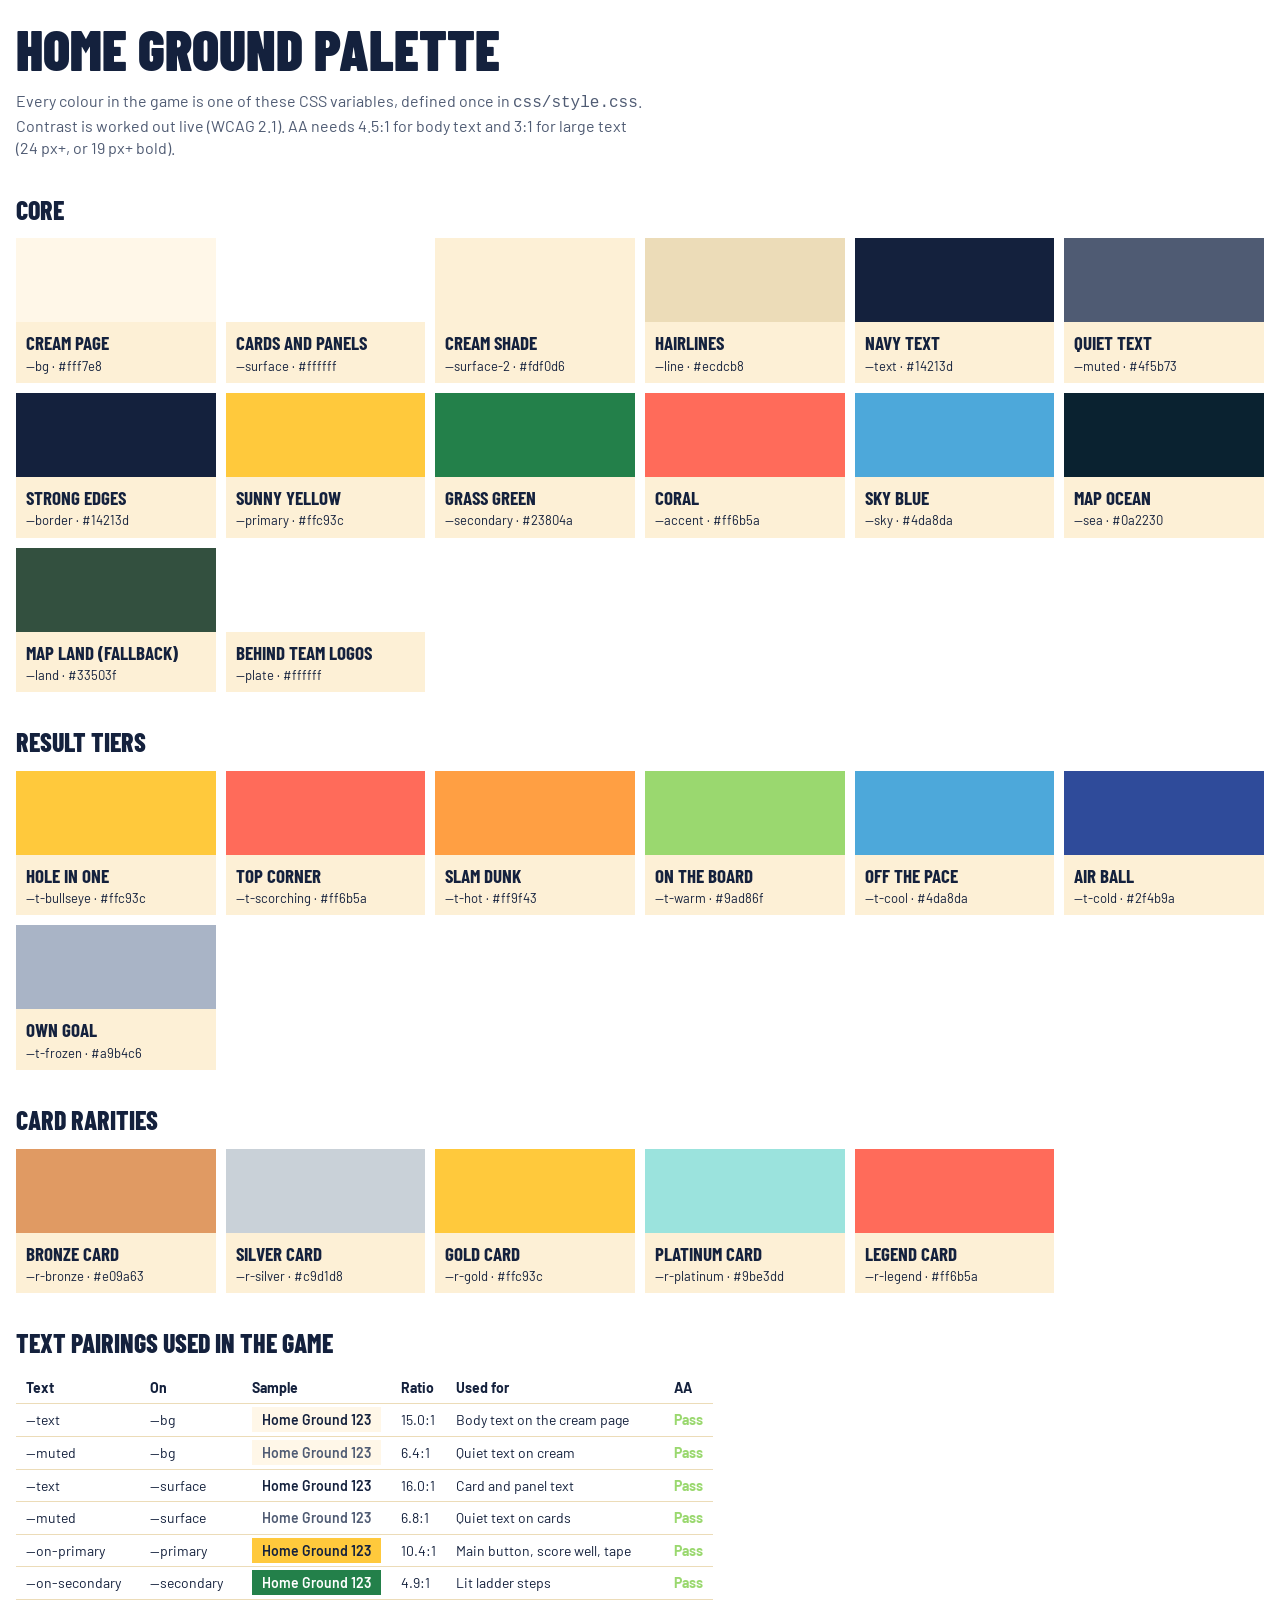
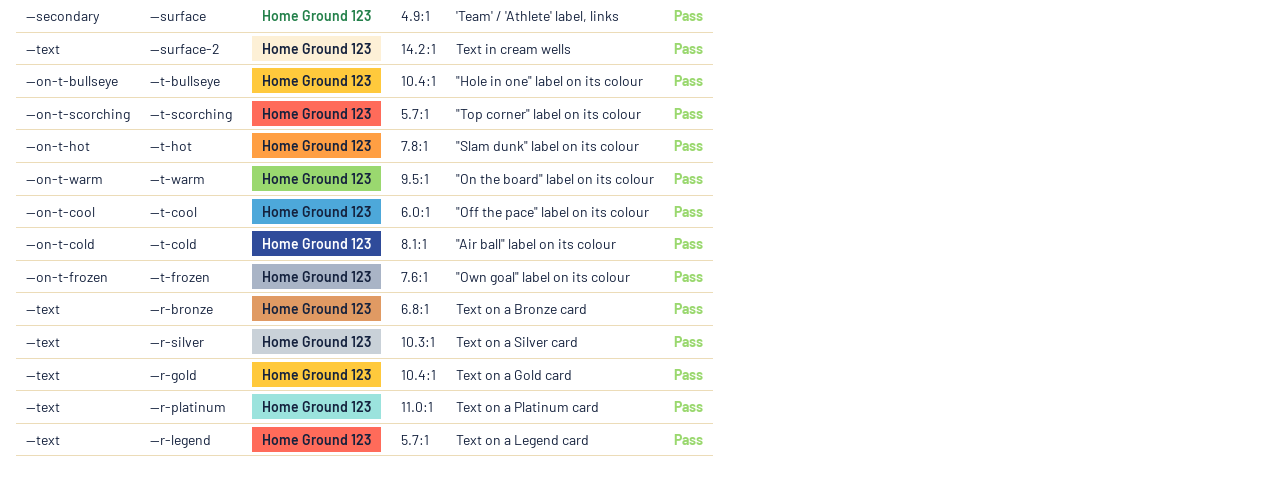
<file: palette.html>
<!doctype html>
<html lang="en">
<head>
<meta charset="utf-8">
<meta name="viewport" content="width=device-width, initial-scale=1">
<title>Home Ground palette</title>
<link rel="icon" href="favicon.svg" type="image/svg+xml">
<link rel="stylesheet" href="https://fonts.googleapis.com/css2?family=Barlow+Condensed:wght@800;900&family=Barlow:wght@400;600&display=swap">
<link rel="stylesheet" href="css/style.css">
<style>
  /* This page reads the palette straight from css/style.css, so it can't drift out of date. */
  body { overflow: auto; height: auto; padding: 24px var(--edge) 48px; }
  h1 { font-family: var(--f-display); font-weight: 900; font-size: 56px; line-height: 0.9; text-transform: uppercase; margin: 0 0 6px; }
  h2 { font-family: var(--f-display); font-weight: 800; font-size: 26px; text-transform: uppercase; margin: 32px 0 10px; }
  p { color: var(--muted); max-width: 70ch; }
  .grid { display: grid; grid-template-columns: repeat(auto-fill, minmax(170px, 1fr)); gap: 10px; }
  .sw { background: var(--surface-2); }
  .sw i { display: block; height: 84px; }
  .sw div { padding: 8px 10px; font-size: 13px; }
  .sw b { display: block; font-family: var(--f-display); font-size: 19px; text-transform: uppercase; }
  table { border-collapse: collapse; font-size: 14px; }
  td, th { padding: 6px 10px; text-align: left; border-bottom: 1px solid var(--line); }
  .sample { padding: 4px 10px; font-weight: 600; }
  .pass { color: var(--t-warm); font-weight: 700; }
  .fail { color: var(--t-scorching); font-weight: 700; }
</style>
</head>
<body>
<h1>Home Ground palette</h1>
<p>Every colour in the game is one of these CSS variables, defined once in <code>css/style.css</code>. Contrast is worked out live
(WCAG 2.1). AA needs 4.5:1 for body text and 3:1 for large text (24 px+, or 19 px+ bold).</p>
<h2>Core</h2><div class="grid" id="core"></div>
<h2>Result tiers</h2><div class="grid" id="tiers"></div>
<h2>Card rarities</h2><div class="grid" id="rarities"></div>
<h2>Text pairings used in the game</h2>
<table><thead><tr><th>Text</th><th>On</th><th>Sample</th><th>Ratio</th><th>Used for</th><th>AA</th></tr></thead><tbody id="pairs"></tbody></table>
<script>
const v = (n) => getComputedStyle(document.documentElement).getPropertyValue(n).trim();
// WCAG relative luminance and contrast ratio
const lum = (hex) => {
  const n = parseInt(hex.slice(1), 16), c = [(n >> 16) & 255, (n >> 8) & 255, n & 255].map((x) => {
    x /= 255; return x <= 0.03928 ? x / 12.92 : ((x + 0.055) / 1.055) ** 2.4; });
  return 0.2126 * c[0] + 0.7152 * c[1] + 0.0722 * c[2];
};
const ratio = (a, b) => { const [x, y] = [lum(v(a)), lum(v(b))].sort((p, q) => q - p); return (x + 0.05) / (y + 0.05); };

const core = { "--bg": "Cream page", "--surface": "Cards and panels", "--surface-2": "Cream shade", "--line": "Hairlines", "--text": "Navy text",
  "--muted": "Quiet text", "--border": "Strong edges", "--primary": "Sunny yellow", "--secondary": "Grass green", "--accent": "Coral", "--sky": "Sky blue",
  "--sea": "Map ocean", "--land": "Map land (fallback)", "--plate": "Behind team logos" };
const tiers = { "--t-bullseye": "Hole in one", "--t-scorching": "Top corner", "--t-hot": "Slam dunk", "--t-warm": "On the board", "--t-cool": "Off the pace", "--t-cold": "Air ball", "--t-frozen": "Own goal" };
const card = (k, label) => `<div class="sw"><i style="background:var(${k})"></i><div><b>${label}</b>${k} · ${v(k)}</div></div>`;
document.getElementById("core").innerHTML = Object.entries(core).map(([k, l]) => card(k, l)).join("");
document.getElementById("tiers").innerHTML = Object.entries(tiers).map(([k, l]) => card(k, l)).join("");
const rarities = { "--r-bronze": "Bronze card", "--r-silver": "Silver card", "--r-gold": "Gold card", "--r-platinum": "Platinum card", "--r-legend": "Legend card" };
document.getElementById("rarities").innerHTML = Object.entries(rarities).map(([k, l]) => card(k, l)).join("");

// [text, background, what it's used for, large text?]
const pairs = [
  ["--text", "--bg", "Body text on the cream page", false], ["--muted", "--bg", "Quiet text on cream", false],
  ["--text", "--surface", "Card and panel text", false], ["--muted", "--surface", "Quiet text on cards", false],
  ["--on-primary", "--primary", "Main button, score well, tape", false], ["--on-secondary", "--secondary", "Lit ladder steps", false],
  ["--secondary", "--surface", "'Team' / 'Athlete' label, links", false], ["--text", "--surface-2", "Text in cream wells", false],
  ...Object.entries(tiers).map(([k, l]) => [`--on-${k.slice(2)}`, k, `"${l}" label on its colour`, false]),
  ...Object.entries(rarities).map(([k, l]) => ["--text", k, `Text on a ${l}`, false]),
];
document.getElementById("pairs").innerHTML = pairs.map(([fg, bg, use, large]) => {
  const r = ratio(fg, bg), ok = r >= (large ? 3 : 4.5);
  return `<tr><td>${fg}</td><td>${bg}</td><td><span class="sample" style="color:var(${fg});background:var(${bg})">Home Ground 123</span></td>
    <td>${r.toFixed(1)}:1</td><td>${use}${large ? " (large)" : ""}</td><td class="${ok ? "pass" : "fail"}">${ok ? "Pass" : "Fail"}</td></tr>`;
}).join("");
</script>
</body>
</html>
</file>
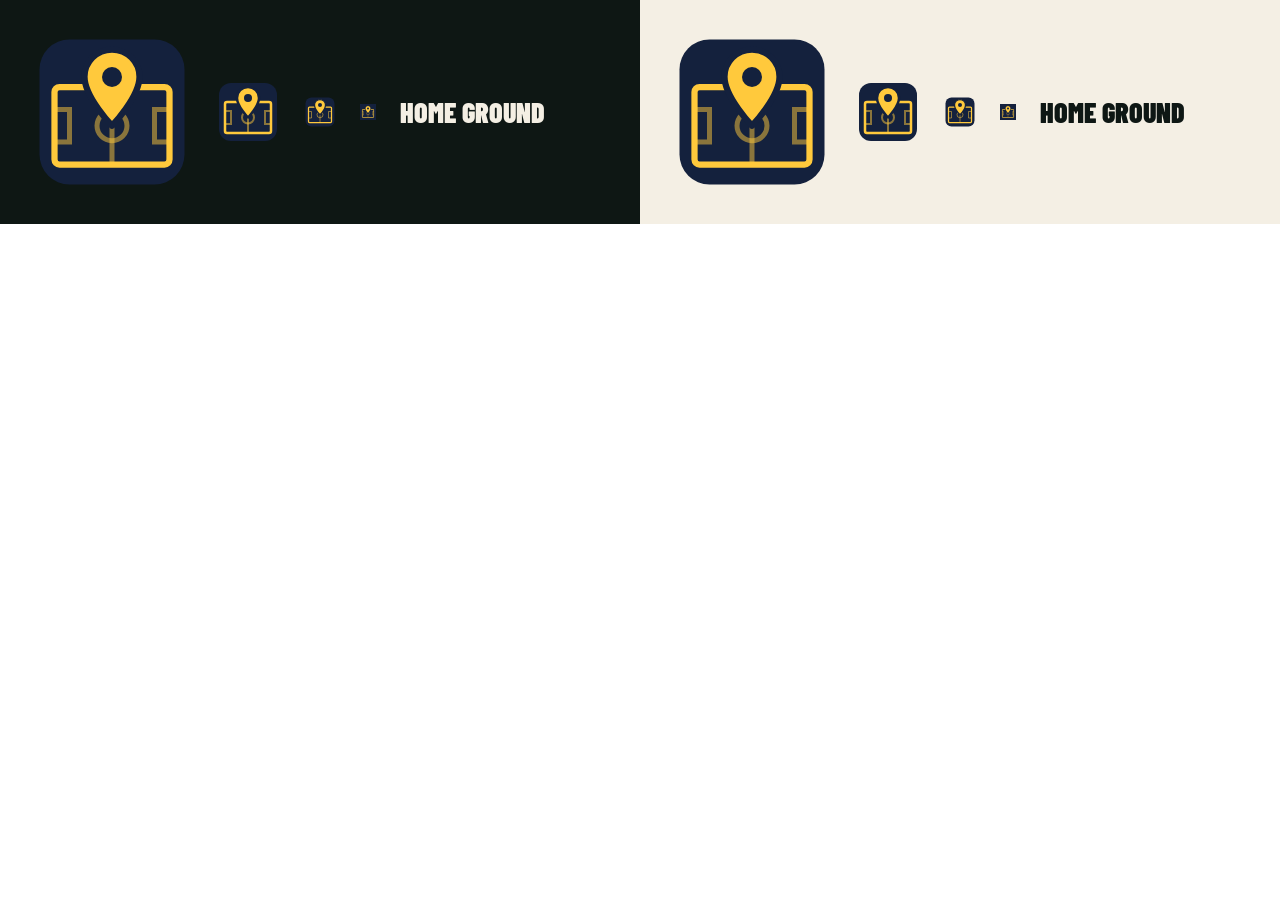
<file: brand/check.html>
<!doctype html>
<!-- The logo on dark and light backgrounds, at the sizes it's used. -->
<html lang="en"><head><meta charset="utf-8"><title>Logo check</title>
<link rel="stylesheet" href="https://fonts.googleapis.com/css2?family=Barlow+Condensed:wght@900&display=swap">
<style>
  body { margin: 0; display: grid; grid-template-columns: 1fr 1fr; font: 900 28px "Barlow Condensed", sans-serif; text-transform: uppercase; }
  section { display: flex; align-items: center; gap: 24px; padding: 32px; flex-wrap: wrap; }
  .dark { background: #0e1714; color: #f4efe4; } .light { background: #f4efe4; color: #0e1714; }
  img { display: block; }
</style></head><body>
<section class="dark"><img src="logo.svg" width="160" alt="Logo on dark"><img src="logo.svg" width="64" alt=""><img src="logo.svg" width="32" alt=""><img src="favicon-32.png" width="16" alt=""><span>Home Ground</span></section>
<section class="light"><img src="logo.svg" width="160" alt="Logo on light"><img src="logo.svg" width="64" alt=""><img src="logo.svg" width="32" alt=""><img src="favicon-32.png" width="16" alt=""><span>Home Ground</span></section>
</body></html>
</file>
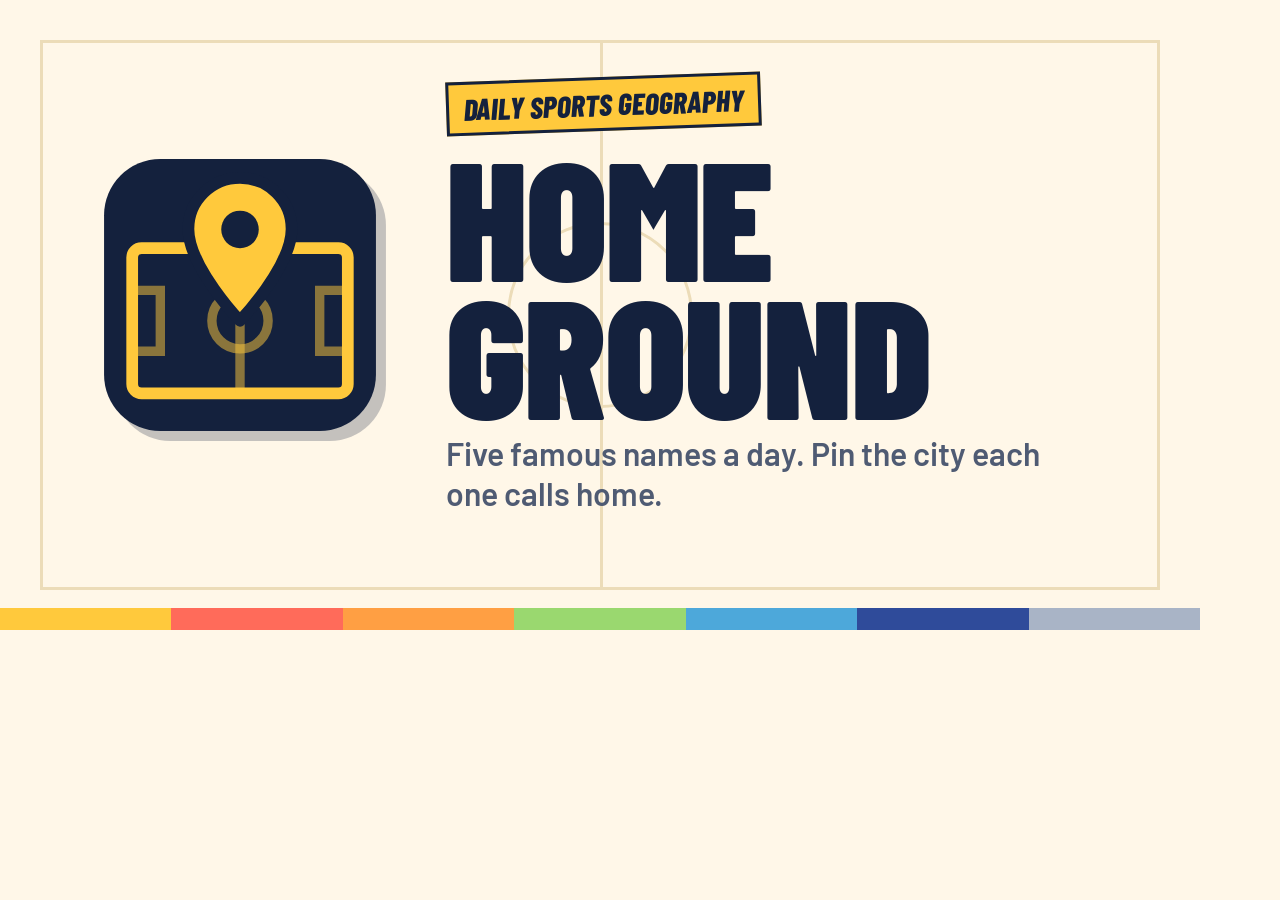
<file: brand/og.html>
<!doctype html>
<!-- Source for brand/og-image.png (1200×630 share card). Rendered with a headless browser. -->
<html lang="en"><head><meta charset="utf-8">
<link rel="stylesheet" href="https://fonts.googleapis.com/css2?family=Barlow+Condensed:ital,wght@0,800;0,900;1,800&family=Barlow:wght@600&display=swap">
<style>
  :root { --bg: #fff7e8; --text: #14213d; --muted: #4f5b73; --line: #ecdcb8; --primary: #ffc93c; --secondary: #23804a; }
  html, body { margin: 0; }
  body { width: 1200px; height: 630px; background: var(--bg); color: var(--text); font-family: "Barlow", sans-serif; overflow: hidden; position: relative; }
  /* faint pitch markings behind everything */
  .lines { position: absolute; inset: 40px; border: 3px solid var(--line); }
  .lines::before { content: ""; position: absolute; left: 50%; top: 0; bottom: 0; border-left: 3px solid var(--line); }
  .lines::after { content: ""; position: absolute; left: 50%; top: 50%; width: 180px; height: 180px; margin: -93px 0 0 -93px; border: 3px solid var(--line); border-radius: 50%; }
  .wrap { position: absolute; inset: 0; display: flex; align-items: center; gap: 56px; padding: 0 90px 40px; }
  .logo { width: 300px; height: 300px; flex: none; filter: drop-shadow(10px 10px 0 rgba(20, 33, 61, 0.25)); }
  .tape { display: inline-block; padding: 6px 14px; background: var(--primary); color: var(--text); border: 3px solid var(--text); font: italic 800 30px "Barlow Condensed"; text-transform: uppercase; transform: rotate(-2deg); }
  h1 { margin: 16px 0 10px; font: 900 168px/0.82 "Barlow Condensed"; text-transform: uppercase; letter-spacing: -0.01em; }
  p { margin: 0; font: 600 32px/1.25 "Barlow"; color: var(--muted); max-width: 640px; }
  .tiers { position: absolute; left: 0; right: 0; bottom: 0; height: 22px; display: flex; }
  .tiers i { flex: 1; }
</style></head>
<body>
  <div class="lines"></div>
  <div class="wrap">
    <img class="logo" src="logo.svg" alt="">
    <div>
      <span class="tape">Daily sports geography</span>
      <h1>Home<br>Ground</h1>
      <p>Five famous names a day. Pin the city each one calls home.</p>
    </div>
  </div>
  <div class="tiers"><i style="background:#ffc93c"></i><i style="background:#ff6b5a"></i><i style="background:#ff9f43"></i><i style="background:#9ad86f"></i><i style="background:#4da8da"></i><i style="background:#2f4b9a"></i><i style="background:#a9b4c6"></i></div>
</body></html>
</file>
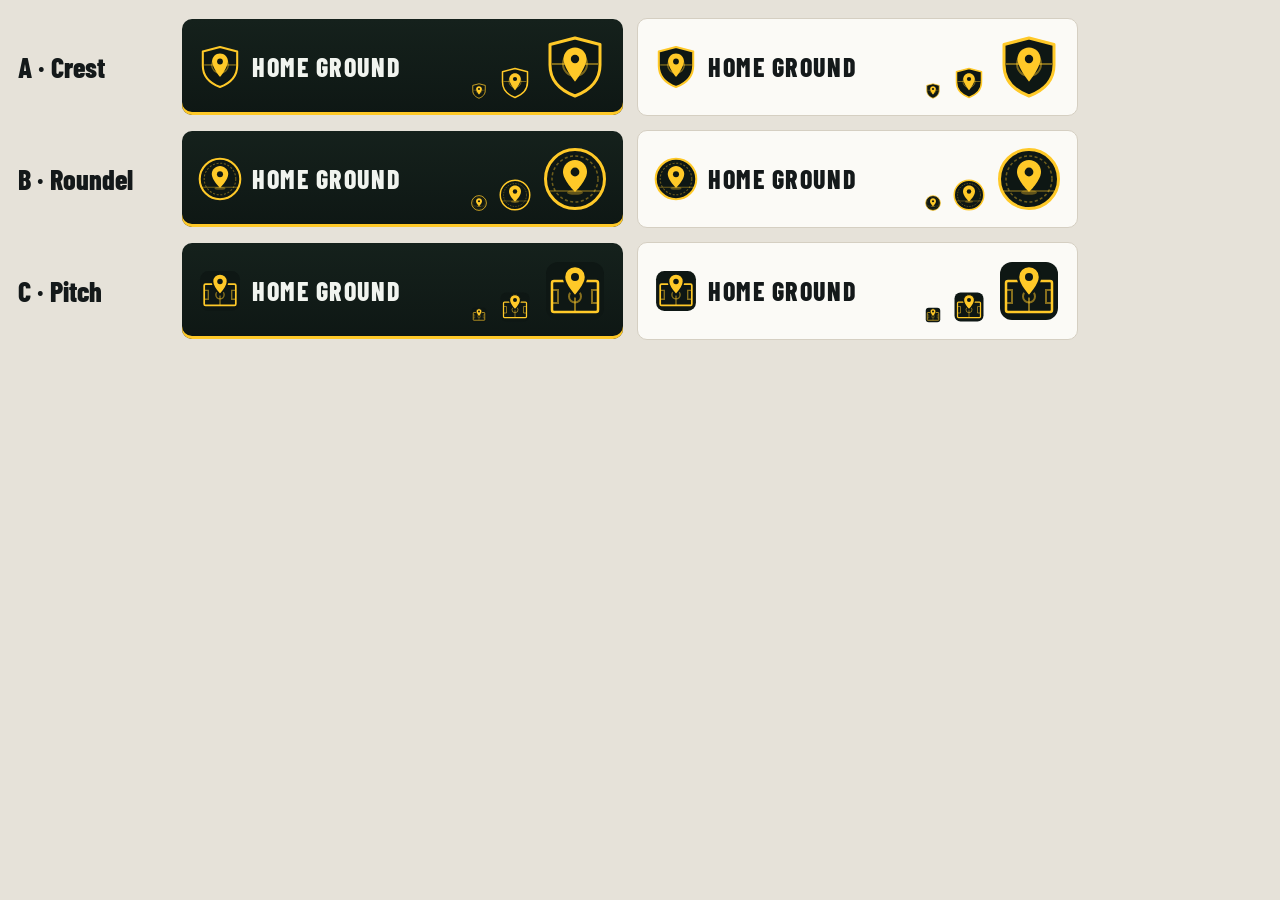
<file: brand/drafts/preview.html>
<!doctype html><meta charset="utf-8">
<link href="https://fonts.googleapis.com/css2?family=Barlow+Condensed:wght@800&family=Barlow:wght@500&display=swap" rel="stylesheet">
<style>
body{margin:0;font-family:Barlow,sans-serif;background:#e6e2d9;display:grid;gap:14px;padding:18px;width:1060px}
.row{display:grid;grid-template-columns:150px 1fr 1fr;gap:14px;align-items:center}
.lab{font:800 28px "Barlow Condensed";color:#14191a}
.panel{border-radius:10px;padding:16px;display:flex;align-items:center;gap:18px}
.dark{background:linear-gradient(180deg,#15211c,#0e1714);box-shadow:inset 0 -3px 0 #ffc928}
.light{background:#fbfaf6;border:1px solid #d5cfc2}
.lock{display:flex;align-items:center;gap:10px}
.word{font:800 26px/0.9 "Barlow Condensed";letter-spacing:.06em;text-transform:uppercase}
.dark .word{color:#f1f4ef}.light .word{color:#14191a}
.sizes{display:flex;align-items:flex-end;gap:12px;margin-left:auto}
</style>
<body>
<div class="row"><div class="lab">A · Crest</div>
 <div class="panel dark"><div class="lock"><img src="a-crest.svg" width="44" height="44"><span class="word">Home Ground</span></div><div class="sizes"><img src="a-crest.svg" width="16"><img src="a-crest.svg" width="32"><img src="a-crest.svg" width="64"></div></div>
 <div class="panel light"><div class="lock"><img src="a-crest.svg" width="44" height="44"><span class="word">Home Ground</span></div><div class="sizes"><img src="a-crest.svg" width="16"><img src="a-crest.svg" width="32"><img src="a-crest.svg" width="64"></div></div>
</div>
<div class="row"><div class="lab">B · Roundel</div>
 <div class="panel dark"><div class="lock"><img src="b-roundel.svg" width="44" height="44"><span class="word">Home Ground</span></div><div class="sizes"><img src="b-roundel.svg" width="16"><img src="b-roundel.svg" width="32"><img src="b-roundel.svg" width="64"></div></div>
 <div class="panel light"><div class="lock"><img src="b-roundel.svg" width="44" height="44"><span class="word">Home Ground</span></div><div class="sizes"><img src="b-roundel.svg" width="16"><img src="b-roundel.svg" width="32"><img src="b-roundel.svg" width="64"></div></div>
</div>
<div class="row"><div class="lab">C · Pitch</div>
 <div class="panel dark"><div class="lock"><img src="c-pitch.svg" width="44" height="44"><span class="word">Home Ground</span></div><div class="sizes"><img src="c-pitch.svg" width="16"><img src="c-pitch.svg" width="32"><img src="c-pitch.svg" width="64"></div></div>
 <div class="panel light"><div class="lock"><img src="c-pitch.svg" width="44" height="44"><span class="word">Home Ground</span></div><div class="sizes"><img src="c-pitch.svg" width="16"><img src="c-pitch.svg" width="32"><img src="c-pitch.svg" width="64"></div></div>
</div>
</body>
</file>
<file: vendor/maplibre-gl.css>
.maplibregl-map{font:12px/20px Helvetica Neue,Arial,Helvetica,sans-serif;overflow:hidden;position:relative;-webkit-tap-highlight-color:rgb(0 0 0/0)}.maplibregl-canvas{left:0;position:absolute;top:0}.maplibregl-map:fullscreen{height:100%;width:100%}.maplibregl-ctrl-group button.maplibregl-ctrl-compass{touch-action:none}.maplibregl-canvas-container.maplibregl-interactive,.maplibregl-ctrl-group button.maplibregl-ctrl-compass{cursor:grab;-webkit-user-select:none;-moz-user-select:none;user-select:none}.maplibregl-canvas-container.maplibregl-interactive.maplibregl-track-pointer{cursor:pointer}.maplibregl-canvas-container.maplibregl-interactive:active,.maplibregl-ctrl-group button.maplibregl-ctrl-compass:active{cursor:grabbing}.maplibregl-canvas-container.maplibregl-touch-zoom-rotate,.maplibregl-canvas-container.maplibregl-touch-zoom-rotate .maplibregl-canvas{touch-action:pan-x pan-y}.maplibregl-canvas-container.maplibregl-touch-drag-pan,.maplibregl-canvas-container.maplibregl-touch-drag-pan .maplibregl-canvas{touch-action:pinch-zoom}.maplibregl-canvas-container.maplibregl-touch-zoom-rotate.maplibregl-touch-drag-pan,.maplibregl-canvas-container.maplibregl-touch-zoom-rotate.maplibregl-touch-drag-pan .maplibregl-canvas{touch-action:none}.maplibregl-canvas-container.maplibregl-touch-drag-pan.maplibregl-cooperative-gestures,.maplibregl-canvas-container.maplibregl-touch-drag-pan.maplibregl-cooperative-gestures .maplibregl-canvas{touch-action:pan-x pan-y}.maplibregl-ctrl-bottom-left,.maplibregl-ctrl-bottom-right,.maplibregl-ctrl-top-left,.maplibregl-ctrl-top-right{pointer-events:none;position:absolute;z-index:2}.maplibregl-ctrl-top-left{left:0;top:0}.maplibregl-ctrl-top-right{right:0;top:0}.maplibregl-ctrl-bottom-left{bottom:0;left:0}.maplibregl-ctrl-bottom-right{bottom:0;right:0}.maplibregl-ctrl{clear:both;pointer-events:auto;transform:translate(0)}.maplibregl-ctrl-top-left .maplibregl-ctrl{float:left;margin:10px 0 0 10px}.maplibregl-ctrl-top-right .maplibregl-ctrl{float:right;margin:10px 10px 0 0}.maplibregl-ctrl-bottom-left .maplibregl-ctrl{float:left;margin:0 0 10px 10px}.maplibregl-ctrl-bottom-right .maplibregl-ctrl{float:right;margin:0 10px 10px 0}.maplibregl-ctrl-group{background:#fff;border-radius:4px}.maplibregl-ctrl-group:not(:empty){box-shadow:0 0 0 2px rgba(0,0,0,.1)}@media (forced-colors:active){.maplibregl-ctrl-group:not(:empty){box-shadow:0 0 0 2px ButtonText}}.maplibregl-ctrl-group button{background-color:transparent;border:0;box-sizing:border-box;cursor:pointer;display:block;height:29px;outline:none;padding:0;width:29px}.maplibregl-ctrl-group button+button{border-top:1px solid #ddd}.maplibregl-ctrl button .maplibregl-ctrl-icon{background-position:50%;background-repeat:no-repeat;display:block;height:100%;width:100%}@media (forced-colors:active){.maplibregl-ctrl-icon{background-color:transparent}.maplibregl-ctrl-group button+button{border-top:1px solid ButtonText}}.maplibregl-ctrl button::-moz-focus-inner{border:0;padding:0}.maplibregl-ctrl-attrib-button:focus,.maplibregl-ctrl-group button:focus{box-shadow:0 0 2px 2px #0096ff}.maplibregl-ctrl button:disabled{cursor:not-allowed}.maplibregl-ctrl button:disabled .maplibregl-ctrl-icon{opacity:.25}@media (hover:hover){.maplibregl-ctrl button:not(:disabled):hover{background-color:rgb(0 0 0/5%)}}.maplibregl-ctrl button:not(:disabled):active{background-color:rgb(0 0 0/5%)}.maplibregl-ctrl-group button:focus:focus-visible{box-shadow:0 0 2px 2px #0096ff}.maplibregl-ctrl-group button:focus:not(:focus-visible){box-shadow:none}.maplibregl-ctrl-group button:focus:first-child{border-radius:4px 4px 0 0}.maplibregl-ctrl-group button:focus:last-child{border-radius:0 0 4px 4px}.maplibregl-ctrl-group button:focus:only-child{border-radius:inherit}.maplibregl-ctrl button.maplibregl-ctrl-zoom-out .maplibregl-ctrl-icon{background-image:url("data:image/svg+xml;charset=utf-8,%3Csvg xmlns='http://www.w3.org/2000/svg' width='29' height='29' fill='%23333' viewBox='0 0 29 29'%3E%3Cpath d='M10 13c-.75 0-1.5.75-1.5 1.5S9.25 16 10 16h9c.75 0 1.5-.75 1.5-1.5S19.75 13 19 13z'/%3E%3C/svg%3E")}.maplibregl-ctrl button.maplibregl-ctrl-zoom-in .maplibregl-ctrl-icon{background-image:url("data:image/svg+xml;charset=utf-8,%3Csvg xmlns='http://www.w3.org/2000/svg' width='29' height='29' fill='%23333' viewBox='0 0 29 29'%3E%3Cpath d='M14.5 8.5c-.75 0-1.5.75-1.5 1.5v3h-3c-.75 0-1.5.75-1.5 1.5S9.25 16 10 16h3v3c0 .75.75 1.5 1.5 1.5S16 19.75 16 19v-3h3c.75 0 1.5-.75 1.5-1.5S19.75 13 19 13h-3v-3c0-.75-.75-1.5-1.5-1.5'/%3E%3C/svg%3E")}@media (forced-colors:active){.maplibregl-ctrl button.maplibregl-ctrl-zoom-out .maplibregl-ctrl-icon{background-image:url("data:image/svg+xml;charset=utf-8,%3Csvg xmlns='http://www.w3.org/2000/svg' width='29' height='29' fill='%23fff' viewBox='0 0 29 29'%3E%3Cpath d='M10 13c-.75 0-1.5.75-1.5 1.5S9.25 16 10 16h9c.75 0 1.5-.75 1.5-1.5S19.75 13 19 13z'/%3E%3C/svg%3E")}.maplibregl-ctrl button.maplibregl-ctrl-zoom-in .maplibregl-ctrl-icon{background-image:url("data:image/svg+xml;charset=utf-8,%3Csvg xmlns='http://www.w3.org/2000/svg' width='29' height='29' fill='%23fff' viewBox='0 0 29 29'%3E%3Cpath d='M14.5 8.5c-.75 0-1.5.75-1.5 1.5v3h-3c-.75 0-1.5.75-1.5 1.5S9.25 16 10 16h3v3c0 .75.75 1.5 1.5 1.5S16 19.75 16 19v-3h3c.75 0 1.5-.75 1.5-1.5S19.75 13 19 13h-3v-3c0-.75-.75-1.5-1.5-1.5'/%3E%3C/svg%3E")}}@media (forced-colors:active) and (prefers-color-scheme:light){.maplibregl-ctrl button.maplibregl-ctrl-zoom-out .maplibregl-ctrl-icon{background-image:url("data:image/svg+xml;charset=utf-8,%3Csvg xmlns='http://www.w3.org/2000/svg' width='29' height='29' viewBox='0 0 29 29'%3E%3Cpath d='M10 13c-.75 0-1.5.75-1.5 1.5S9.25 16 10 16h9c.75 0 1.5-.75 1.5-1.5S19.75 13 19 13z'/%3E%3C/svg%3E")}.maplibregl-ctrl button.maplibregl-ctrl-zoom-in .maplibregl-ctrl-icon{background-image:url("data:image/svg+xml;charset=utf-8,%3Csvg xmlns='http://www.w3.org/2000/svg' width='29' height='29' viewBox='0 0 29 29'%3E%3Cpath d='M14.5 8.5c-.75 0-1.5.75-1.5 1.5v3h-3c-.75 0-1.5.75-1.5 1.5S9.25 16 10 16h3v3c0 .75.75 1.5 1.5 1.5S16 19.75 16 19v-3h3c.75 0 1.5-.75 1.5-1.5S19.75 13 19 13h-3v-3c0-.75-.75-1.5-1.5-1.5'/%3E%3C/svg%3E")}}.maplibregl-ctrl button.maplibregl-ctrl-fullscreen .maplibregl-ctrl-icon{background-image:url("data:image/svg+xml;charset=utf-8,%3Csvg xmlns='http://www.w3.org/2000/svg' width='29' height='29' fill='%23333' viewBox='0 0 29 29'%3E%3Cpath d='M24 16v5.5c0 1.75-.75 2.5-2.5 2.5H16v-1l3-1.5-4-5.5 1-1 5.5 4 1.5-3zM6 16l1.5 3 5.5-4 1 1-4 5.5 3 1.5v1H7.5C5.75 24 5 23.25 5 21.5V16zm7-11v1l-3 1.5 4 5.5-1 1-5.5-4L6 13H5V7.5C5 5.75 5.75 5 7.5 5zm11 2.5c0-1.75-.75-2.5-2.5-2.5H16v1l3 1.5-4 5.5 1 1 5.5-4 1.5 3h1z'/%3E%3C/svg%3E")}.maplibregl-ctrl button.maplibregl-ctrl-shrink .maplibregl-ctrl-icon{background-image:url("data:image/svg+xml;charset=utf-8,%3Csvg xmlns='http://www.w3.org/2000/svg' width='29' height='29' viewBox='0 0 29 29'%3E%3Cpath d='M18.5 16c-1.75 0-2.5.75-2.5 2.5V24h1l1.5-3 5.5 4 1-1-4-5.5 3-1.5v-1zM13 18.5c0-1.75-.75-2.5-2.5-2.5H5v1l3 1.5L4 24l1 1 5.5-4 1.5 3h1zm3-8c0 1.75.75 2.5 2.5 2.5H24v-1l-3-1.5L25 5l-1-1-5.5 4L17 5h-1zM10.5 13c1.75 0 2.5-.75 2.5-2.5V5h-1l-1.5 3L5 4 4 5l4 5.5L5 12v1z'/%3E%3C/svg%3E")}@media (forced-colors:active){.maplibregl-ctrl button.maplibregl-ctrl-fullscreen .maplibregl-ctrl-icon{background-image:url("data:image/svg+xml;charset=utf-8,%3Csvg xmlns='http://www.w3.org/2000/svg' width='29' height='29' fill='%23fff' viewBox='0 0 29 29'%3E%3Cpath d='M24 16v5.5c0 1.75-.75 2.5-2.5 2.5H16v-1l3-1.5-4-5.5 1-1 5.5 4 1.5-3zM6 16l1.5 3 5.5-4 1 1-4 5.5 3 1.5v1H7.5C5.75 24 5 23.25 5 21.5V16zm7-11v1l-3 1.5 4 5.5-1 1-5.5-4L6 13H5V7.5C5 5.75 5.75 5 7.5 5zm11 2.5c0-1.75-.75-2.5-2.5-2.5H16v1l3 1.5-4 5.5 1 1 5.5-4 1.5 3h1z'/%3E%3C/svg%3E")}.maplibregl-ctrl button.maplibregl-ctrl-shrink .maplibregl-ctrl-icon{background-image:url("data:image/svg+xml;charset=utf-8,%3Csvg xmlns='http://www.w3.org/2000/svg' width='29' height='29' fill='%23fff' viewBox='0 0 29 29'%3E%3Cpath d='M18.5 16c-1.75 0-2.5.75-2.5 2.5V24h1l1.5-3 5.5 4 1-1-4-5.5 3-1.5v-1zM13 18.5c0-1.75-.75-2.5-2.5-2.5H5v1l3 1.5L4 24l1 1 5.5-4 1.5 3h1zm3-8c0 1.75.75 2.5 2.5 2.5H24v-1l-3-1.5L25 5l-1-1-5.5 4L17 5h-1zM10.5 13c1.75 0 2.5-.75 2.5-2.5V5h-1l-1.5 3L5 4 4 5l4 5.5L5 12v1z'/%3E%3C/svg%3E")}}@media (forced-colors:active) and (prefers-color-scheme:light){.maplibregl-ctrl button.maplibregl-ctrl-fullscreen .maplibregl-ctrl-icon{background-image:url("data:image/svg+xml;charset=utf-8,%3Csvg xmlns='http://www.w3.org/2000/svg' width='29' height='29' viewBox='0 0 29 29'%3E%3Cpath d='M24 16v5.5c0 1.75-.75 2.5-2.5 2.5H16v-1l3-1.5-4-5.5 1-1 5.5 4 1.5-3zM6 16l1.5 3 5.5-4 1 1-4 5.5 3 1.5v1H7.5C5.75 24 5 23.25 5 21.5V16zm7-11v1l-3 1.5 4 5.5-1 1-5.5-4L6 13H5V7.5C5 5.75 5.75 5 7.5 5zm11 2.5c0-1.75-.75-2.5-2.5-2.5H16v1l3 1.5-4 5.5 1 1 5.5-4 1.5 3h1z'/%3E%3C/svg%3E")}.maplibregl-ctrl button.maplibregl-ctrl-shrink .maplibregl-ctrl-icon{background-image:url("data:image/svg+xml;charset=utf-8,%3Csvg xmlns='http://www.w3.org/2000/svg' width='29' height='29' viewBox='0 0 29 29'%3E%3Cpath d='M18.5 16c-1.75 0-2.5.75-2.5 2.5V24h1l1.5-3 5.5 4 1-1-4-5.5 3-1.5v-1zM13 18.5c0-1.75-.75-2.5-2.5-2.5H5v1l3 1.5L4 24l1 1 5.5-4 1.5 3h1zm3-8c0 1.75.75 2.5 2.5 2.5H24v-1l-3-1.5L25 5l-1-1-5.5 4L17 5h-1zM10.5 13c1.75 0 2.5-.75 2.5-2.5V5h-1l-1.5 3L5 4 4 5l4 5.5L5 12v1z'/%3E%3C/svg%3E")}}.maplibregl-ctrl button.maplibregl-ctrl-compass .maplibregl-ctrl-icon{background-image:url("data:image/svg+xml;charset=utf-8,%3Csvg xmlns='http://www.w3.org/2000/svg' width='29' height='29' fill='%23333' viewBox='0 0 29 29'%3E%3Cpath d='m10.5 14 4-8 4 8z'/%3E%3Cpath fill='%23ccc' d='m10.5 16 4 8 4-8z'/%3E%3C/svg%3E")}@media (forced-colors:active){.maplibregl-ctrl button.maplibregl-ctrl-compass .maplibregl-ctrl-icon{background-image:url("data:image/svg+xml;charset=utf-8,%3Csvg xmlns='http://www.w3.org/2000/svg' width='29' height='29' fill='%23fff' viewBox='0 0 29 29'%3E%3Cpath d='m10.5 14 4-8 4 8z'/%3E%3Cpath fill='%23ccc' d='m10.5 16 4 8 4-8z'/%3E%3C/svg%3E")}}@media (forced-colors:active) and (prefers-color-scheme:light){.maplibregl-ctrl button.maplibregl-ctrl-compass .maplibregl-ctrl-icon{background-image:url("data:image/svg+xml;charset=utf-8,%3Csvg xmlns='http://www.w3.org/2000/svg' width='29' height='29' viewBox='0 0 29 29'%3E%3Cpath d='m10.5 14 4-8 4 8z'/%3E%3Cpath fill='%23ccc' d='m10.5 16 4 8 4-8z'/%3E%3C/svg%3E")}}.maplibregl-ctrl button.maplibregl-ctrl-globe .maplibregl-ctrl-icon{background-image:url("data:image/svg+xml;charset=utf-8,%3Csvg xmlns='http://www.w3.org/2000/svg' width='22' height='22' fill='none' stroke='%23333' viewBox='0 0 22 22'%3E%3Ccircle cx='11' cy='11' r='8.5'/%3E%3Cpath d='M17.5 11c0 4.819-3.02 8.5-6.5 8.5S4.5 15.819 4.5 11 7.52 2.5 11 2.5s6.5 3.681 6.5 8.5Z'/%3E%3Cpath d='M13.5 11c0 2.447-.331 4.64-.853 6.206-.262.785-.562 1.384-.872 1.777-.314.399-.58.517-.775.517s-.461-.118-.775-.517c-.31-.393-.61-.992-.872-1.777C8.831 15.64 8.5 13.446 8.5 11s.331-4.64.853-6.206c.262-.785.562-1.384.872-1.777.314-.399.58-.517.775-.517s.461.118.775.517c.31.393.61.992.872 1.777.522 1.565.853 3.76.853 6.206Z'/%3E%3Cpath d='M11 7.5c-1.909 0-3.622-.166-4.845-.428-.616-.132-1.08-.283-1.379-.434a1.3 1.3 0 0 1-.224-.138q.07-.058.224-.138c.299-.151.763-.302 1.379-.434C7.378 5.666 9.091 5.5 11 5.5s3.622.166 4.845.428c.616.132 1.08.283 1.379.434.105.053.177.1.224.138q-.07.058-.224.138c-.299.151-.763.302-1.379.434-1.223.262-2.936.428-4.845.428ZM4.486 6.436ZM11 16.5c-1.909 0-3.622-.166-4.845-.428-.616-.132-1.08-.283-1.379-.434a1.3 1.3 0 0 1-.224-.138 1.3 1.3 0 0 1 .224-.138c.299-.151.763-.302 1.379-.434C7.378 14.666 9.091 14.5 11 14.5s3.622.166 4.845.428c.616.132 1.08.283 1.379.434.105.053.177.1.224.138a1.3 1.3 0 0 1-.224.138c-.299.151-.763.302-1.379.434-1.223.262-2.936.428-4.845.428Zm-6.514-1.064ZM11 12.5c-2.46 0-4.672-.222-6.255-.574-.796-.177-1.406-.38-1.805-.59a1.5 1.5 0 0 1-.39-.272.3.3 0 0 1-.047-.064.3.3 0 0 1 .048-.064c.066-.073.189-.167.389-.272.399-.21 1.009-.413 1.805-.59C6.328 9.722 8.54 9.5 11 9.5s4.672.222 6.256.574c.795.177 1.405.38 1.804.59.2.105.323.2.39.272a.3.3 0 0 1 .047.064.3.3 0 0 1-.048.064 1.4 1.4 0 0 1-.389.272c-.399.21-1.009.413-1.804.59-1.584.352-3.796.574-6.256.574Zm-8.501-1.51v.002zm0 .018v.002zm17.002.002v-.002zm0-.018v-.002z'/%3E%3C/svg%3E")}.maplibregl-ctrl button.maplibregl-ctrl-globe-enabled .maplibregl-ctrl-icon{background-image:url("data:image/svg+xml;charset=utf-8,%3Csvg xmlns='http://www.w3.org/2000/svg' width='22' height='22' fill='none' stroke='%2333b5e5' viewBox='0 0 22 22'%3E%3Ccircle cx='11' cy='11' r='8.5'/%3E%3Cpath d='M17.5 11c0 4.819-3.02 8.5-6.5 8.5S4.5 15.819 4.5 11 7.52 2.5 11 2.5s6.5 3.681 6.5 8.5Z'/%3E%3Cpath d='M13.5 11c0 2.447-.331 4.64-.853 6.206-.262.785-.562 1.384-.872 1.777-.314.399-.58.517-.775.517s-.461-.118-.775-.517c-.31-.393-.61-.992-.872-1.777C8.831 15.64 8.5 13.446 8.5 11s.331-4.64.853-6.206c.262-.785.562-1.384.872-1.777.314-.399.58-.517.775-.517s.461.118.775.517c.31.393.61.992.872 1.777.522 1.565.853 3.76.853 6.206Z'/%3E%3Cpath d='M11 7.5c-1.909 0-3.622-.166-4.845-.428-.616-.132-1.08-.283-1.379-.434a1.3 1.3 0 0 1-.224-.138q.07-.058.224-.138c.299-.151.763-.302 1.379-.434C7.378 5.666 9.091 5.5 11 5.5s3.622.166 4.845.428c.616.132 1.08.283 1.379.434.105.053.177.1.224.138q-.07.058-.224.138c-.299.151-.763.302-1.379.434-1.223.262-2.936.428-4.845.428ZM4.486 6.436ZM11 16.5c-1.909 0-3.622-.166-4.845-.428-.616-.132-1.08-.283-1.379-.434a1.3 1.3 0 0 1-.224-.138 1.3 1.3 0 0 1 .224-.138c.299-.151.763-.302 1.379-.434C7.378 14.666 9.091 14.5 11 14.5s3.622.166 4.845.428c.616.132 1.08.283 1.379.434.105.053.177.1.224.138a1.3 1.3 0 0 1-.224.138c-.299.151-.763.302-1.379.434-1.223.262-2.936.428-4.845.428Zm-6.514-1.064ZM11 12.5c-2.46 0-4.672-.222-6.255-.574-.796-.177-1.406-.38-1.805-.59a1.5 1.5 0 0 1-.39-.272.3.3 0 0 1-.047-.064.3.3 0 0 1 .048-.064c.066-.073.189-.167.389-.272.399-.21 1.009-.413 1.805-.59C6.328 9.722 8.54 9.5 11 9.5s4.672.222 6.256.574c.795.177 1.405.38 1.804.59.2.105.323.2.39.272a.3.3 0 0 1 .047.064.3.3 0 0 1-.048.064 1.4 1.4 0 0 1-.389.272c-.399.21-1.009.413-1.804.59-1.584.352-3.796.574-6.256.574Zm-8.501-1.51v.002zm0 .018v.002zm17.002.002v-.002zm0-.018v-.002z'/%3E%3C/svg%3E")}.maplibregl-ctrl button.maplibregl-ctrl-terrain .maplibregl-ctrl-icon{background-image:url("data:image/svg+xml;charset=utf-8,%3Csvg xmlns='http://www.w3.org/2000/svg' width='22' height='22' fill='%23333' viewBox='0 0 22 22'%3E%3Cpath d='m1.754 13.406 4.453-4.851 3.09 3.09 3.281 3.277.969-.969-3.309-3.312 3.844-4.121 6.148 6.886h1.082v-.855l-7.207-8.07-4.84 5.187L6.169 6.57l-5.48 5.965v.871ZM.688 16.844h20.625v1.375H.688Zm0 0'/%3E%3C/svg%3E")}.maplibregl-ctrl button.maplibregl-ctrl-terrain-enabled .maplibregl-ctrl-icon{background-image:url("data:image/svg+xml;charset=utf-8,%3Csvg xmlns='http://www.w3.org/2000/svg' width='22' height='22' fill='%2333b5e5' viewBox='0 0 22 22'%3E%3Cpath d='m1.754 13.406 4.453-4.851 3.09 3.09 3.281 3.277.969-.969-3.309-3.312 3.844-4.121 6.148 6.886h1.082v-.855l-7.207-8.07-4.84 5.187L6.169 6.57l-5.48 5.965v.871ZM.688 16.844h20.625v1.375H.688Zm0 0'/%3E%3C/svg%3E")}.maplibregl-ctrl button.maplibregl-ctrl-geolocate .maplibregl-ctrl-icon{background-image:url("data:image/svg+xml;charset=utf-8,%3Csvg xmlns='http://www.w3.org/2000/svg' width='29' height='29' fill='%23333' viewBox='0 0 20 20'%3E%3Cpath d='M10 4C9 4 9 5 9 5v.1A5 5 0 0 0 5.1 9H5s-1 0-1 1 1 1 1 1h.1A5 5 0 0 0 9 14.9v.1s0 1 1 1 1-1 1-1v-.1a5 5 0 0 0 3.9-3.9h.1s1 0 1-1-1-1-1-1h-.1A5 5 0 0 0 11 5.1V5s0-1-1-1m0 2.5a3.5 3.5 0 1 1 0 7 3.5 3.5 0 1 1 0-7'/%3E%3Ccircle cx='10' cy='10' r='2'/%3E%3C/svg%3E")}.maplibregl-ctrl button.maplibregl-ctrl-geolocate:disabled .maplibregl-ctrl-icon{background-image:url("data:image/svg+xml;charset=utf-8,%3Csvg xmlns='http://www.w3.org/2000/svg' width='29' height='29' fill='%23aaa' viewBox='0 0 20 20'%3E%3Cpath d='M10 4C9 4 9 5 9 5v.1A5 5 0 0 0 5.1 9H5s-1 0-1 1 1 1 1 1h.1A5 5 0 0 0 9 14.9v.1s0 1 1 1 1-1 1-1v-.1a5 5 0 0 0 3.9-3.9h.1s1 0 1-1-1-1-1-1h-.1A5 5 0 0 0 11 5.1V5s0-1-1-1m0 2.5a3.5 3.5 0 1 1 0 7 3.5 3.5 0 1 1 0-7'/%3E%3Ccircle cx='10' cy='10' r='2'/%3E%3Cpath fill='red' d='m14 5 1 1-9 9-1-1z'/%3E%3C/svg%3E")}.maplibregl-ctrl button.maplibregl-ctrl-geolocate.maplibregl-ctrl-geolocate-active .maplibregl-ctrl-icon{background-image:url("data:image/svg+xml;charset=utf-8,%3Csvg xmlns='http://www.w3.org/2000/svg' width='29' height='29' fill='%2333b5e5' viewBox='0 0 20 20'%3E%3Cpath d='M10 4C9 4 9 5 9 5v.1A5 5 0 0 0 5.1 9H5s-1 0-1 1 1 1 1 1h.1A5 5 0 0 0 9 14.9v.1s0 1 1 1 1-1 1-1v-.1a5 5 0 0 0 3.9-3.9h.1s1 0 1-1-1-1-1-1h-.1A5 5 0 0 0 11 5.1V5s0-1-1-1m0 2.5a3.5 3.5 0 1 1 0 7 3.5 3.5 0 1 1 0-7'/%3E%3Ccircle cx='10' cy='10' r='2'/%3E%3C/svg%3E")}.maplibregl-ctrl button.maplibregl-ctrl-geolocate.maplibregl-ctrl-geolocate-active-error .maplibregl-ctrl-icon{background-image:url("data:image/svg+xml;charset=utf-8,%3Csvg xmlns='http://www.w3.org/2000/svg' width='29' height='29' fill='%23e58978' viewBox='0 0 20 20'%3E%3Cpath d='M10 4C9 4 9 5 9 5v.1A5 5 0 0 0 5.1 9H5s-1 0-1 1 1 1 1 1h.1A5 5 0 0 0 9 14.9v.1s0 1 1 1 1-1 1-1v-.1a5 5 0 0 0 3.9-3.9h.1s1 0 1-1-1-1-1-1h-.1A5 5 0 0 0 11 5.1V5s0-1-1-1m0 2.5a3.5 3.5 0 1 1 0 7 3.5 3.5 0 1 1 0-7'/%3E%3Ccircle cx='10' cy='10' r='2'/%3E%3C/svg%3E")}.maplibregl-ctrl button.maplibregl-ctrl-geolocate.maplibregl-ctrl-geolocate-background .maplibregl-ctrl-icon{background-image:url("data:image/svg+xml;charset=utf-8,%3Csvg xmlns='http://www.w3.org/2000/svg' width='29' height='29' fill='%2333b5e5' viewBox='0 0 20 20'%3E%3Cpath d='M10 4C9 4 9 5 9 5v.1A5 5 0 0 0 5.1 9H5s-1 0-1 1 1 1 1 1h.1A5 5 0 0 0 9 14.9v.1s0 1 1 1 1-1 1-1v-.1a5 5 0 0 0 3.9-3.9h.1s1 0 1-1-1-1-1-1h-.1A5 5 0 0 0 11 5.1V5s0-1-1-1m0 2.5a3.5 3.5 0 1 1 0 7 3.5 3.5 0 1 1 0-7'/%3E%3C/svg%3E")}.maplibregl-ctrl button.maplibregl-ctrl-geolocate.maplibregl-ctrl-geolocate-background-error .maplibregl-ctrl-icon{background-image:url("data:image/svg+xml;charset=utf-8,%3Csvg xmlns='http://www.w3.org/2000/svg' width='29' height='29' fill='%23e54e33' viewBox='0 0 20 20'%3E%3Cpath d='M10 4C9 4 9 5 9 5v.1A5 5 0 0 0 5.1 9H5s-1 0-1 1 1 1 1 1h.1A5 5 0 0 0 9 14.9v.1s0 1 1 1 1-1 1-1v-.1a5 5 0 0 0 3.9-3.9h.1s1 0 1-1-1-1-1-1h-.1A5 5 0 0 0 11 5.1V5s0-1-1-1m0 2.5a3.5 3.5 0 1 1 0 7 3.5 3.5 0 1 1 0-7'/%3E%3C/svg%3E")}.maplibregl-ctrl button.maplibregl-ctrl-geolocate.maplibregl-ctrl-geolocate-waiting .maplibregl-ctrl-icon{animation:maplibregl-spin 2s linear infinite}@media (forced-colors:active){.maplibregl-ctrl button.maplibregl-ctrl-geolocate .maplibregl-ctrl-icon{background-image:url("data:image/svg+xml;charset=utf-8,%3Csvg xmlns='http://www.w3.org/2000/svg' width='29' height='29' fill='%23fff' viewBox='0 0 20 20'%3E%3Cpath d='M10 4C9 4 9 5 9 5v.1A5 5 0 0 0 5.1 9H5s-1 0-1 1 1 1 1 1h.1A5 5 0 0 0 9 14.9v.1s0 1 1 1 1-1 1-1v-.1a5 5 0 0 0 3.9-3.9h.1s1 0 1-1-1-1-1-1h-.1A5 5 0 0 0 11 5.1V5s0-1-1-1m0 2.5a3.5 3.5 0 1 1 0 7 3.5 3.5 0 1 1 0-7'/%3E%3Ccircle cx='10' cy='10' r='2'/%3E%3C/svg%3E")}.maplibregl-ctrl button.maplibregl-ctrl-geolocate:disabled .maplibregl-ctrl-icon{background-image:url("data:image/svg+xml;charset=utf-8,%3Csvg xmlns='http://www.w3.org/2000/svg' width='29' height='29' fill='%23999' viewBox='0 0 20 20'%3E%3Cpath d='M10 4C9 4 9 5 9 5v.1A5 5 0 0 0 5.1 9H5s-1 0-1 1 1 1 1 1h.1A5 5 0 0 0 9 14.9v.1s0 1 1 1 1-1 1-1v-.1a5 5 0 0 0 3.9-3.9h.1s1 0 1-1-1-1-1-1h-.1A5 5 0 0 0 11 5.1V5s0-1-1-1m0 2.5a3.5 3.5 0 1 1 0 7 3.5 3.5 0 1 1 0-7'/%3E%3Ccircle cx='10' cy='10' r='2'/%3E%3Cpath fill='red' d='m14 5 1 1-9 9-1-1z'/%3E%3C/svg%3E")}.maplibregl-ctrl button.maplibregl-ctrl-geolocate.maplibregl-ctrl-geolocate-active .maplibregl-ctrl-icon{background-image:url("data:image/svg+xml;charset=utf-8,%3Csvg xmlns='http://www.w3.org/2000/svg' width='29' height='29' fill='%2333b5e5' viewBox='0 0 20 20'%3E%3Cpath d='M10 4C9 4 9 5 9 5v.1A5 5 0 0 0 5.1 9H5s-1 0-1 1 1 1 1 1h.1A5 5 0 0 0 9 14.9v.1s0 1 1 1 1-1 1-1v-.1a5 5 0 0 0 3.9-3.9h.1s1 0 1-1-1-1-1-1h-.1A5 5 0 0 0 11 5.1V5s0-1-1-1m0 2.5a3.5 3.5 0 1 1 0 7 3.5 3.5 0 1 1 0-7'/%3E%3Ccircle cx='10' cy='10' r='2'/%3E%3C/svg%3E")}.maplibregl-ctrl button.maplibregl-ctrl-geolocate.maplibregl-ctrl-geolocate-active-error .maplibregl-ctrl-icon{background-image:url("data:image/svg+xml;charset=utf-8,%3Csvg xmlns='http://www.w3.org/2000/svg' width='29' height='29' fill='%23e58978' viewBox='0 0 20 20'%3E%3Cpath d='M10 4C9 4 9 5 9 5v.1A5 5 0 0 0 5.1 9H5s-1 0-1 1 1 1 1 1h.1A5 5 0 0 0 9 14.9v.1s0 1 1 1 1-1 1-1v-.1a5 5 0 0 0 3.9-3.9h.1s1 0 1-1-1-1-1-1h-.1A5 5 0 0 0 11 5.1V5s0-1-1-1m0 2.5a3.5 3.5 0 1 1 0 7 3.5 3.5 0 1 1 0-7'/%3E%3Ccircle cx='10' cy='10' r='2'/%3E%3C/svg%3E")}.maplibregl-ctrl button.maplibregl-ctrl-geolocate.maplibregl-ctrl-geolocate-background .maplibregl-ctrl-icon{background-image:url("data:image/svg+xml;charset=utf-8,%3Csvg xmlns='http://www.w3.org/2000/svg' width='29' height='29' fill='%2333b5e5' viewBox='0 0 20 20'%3E%3Cpath d='M10 4C9 4 9 5 9 5v.1A5 5 0 0 0 5.1 9H5s-1 0-1 1 1 1 1 1h.1A5 5 0 0 0 9 14.9v.1s0 1 1 1 1-1 1-1v-.1a5 5 0 0 0 3.9-3.9h.1s1 0 1-1-1-1-1-1h-.1A5 5 0 0 0 11 5.1V5s0-1-1-1m0 2.5a3.5 3.5 0 1 1 0 7 3.5 3.5 0 1 1 0-7'/%3E%3C/svg%3E")}.maplibregl-ctrl button.maplibregl-ctrl-geolocate.maplibregl-ctrl-geolocate-background-error .maplibregl-ctrl-icon{background-image:url("data:image/svg+xml;charset=utf-8,%3Csvg xmlns='http://www.w3.org/2000/svg' width='29' height='29' fill='%23e54e33' viewBox='0 0 20 20'%3E%3Cpath d='M10 4C9 4 9 5 9 5v.1A5 5 0 0 0 5.1 9H5s-1 0-1 1 1 1 1 1h.1A5 5 0 0 0 9 14.9v.1s0 1 1 1 1-1 1-1v-.1a5 5 0 0 0 3.9-3.9h.1s1 0 1-1-1-1-1-1h-.1A5 5 0 0 0 11 5.1V5s0-1-1-1m0 2.5a3.5 3.5 0 1 1 0 7 3.5 3.5 0 1 1 0-7'/%3E%3C/svg%3E")}}@media (forced-colors:active) and (prefers-color-scheme:light){.maplibregl-ctrl button.maplibregl-ctrl-geolocate .maplibregl-ctrl-icon{background-image:url("data:image/svg+xml;charset=utf-8,%3Csvg xmlns='http://www.w3.org/2000/svg' width='29' height='29' viewBox='0 0 20 20'%3E%3Cpath d='M10 4C9 4 9 5 9 5v.1A5 5 0 0 0 5.1 9H5s-1 0-1 1 1 1 1 1h.1A5 5 0 0 0 9 14.9v.1s0 1 1 1 1-1 1-1v-.1a5 5 0 0 0 3.9-3.9h.1s1 0 1-1-1-1-1-1h-.1A5 5 0 0 0 11 5.1V5s0-1-1-1m0 2.5a3.5 3.5 0 1 1 0 7 3.5 3.5 0 1 1 0-7'/%3E%3Ccircle cx='10' cy='10' r='2'/%3E%3C/svg%3E")}.maplibregl-ctrl button.maplibregl-ctrl-geolocate:disabled .maplibregl-ctrl-icon{background-image:url("data:image/svg+xml;charset=utf-8,%3Csvg xmlns='http://www.w3.org/2000/svg' width='29' height='29' fill='%23666' viewBox='0 0 20 20'%3E%3Cpath d='M10 4C9 4 9 5 9 5v.1A5 5 0 0 0 5.1 9H5s-1 0-1 1 1 1 1 1h.1A5 5 0 0 0 9 14.9v.1s0 1 1 1 1-1 1-1v-.1a5 5 0 0 0 3.9-3.9h.1s1 0 1-1-1-1-1-1h-.1A5 5 0 0 0 11 5.1V5s0-1-1-1m0 2.5a3.5 3.5 0 1 1 0 7 3.5 3.5 0 1 1 0-7'/%3E%3Ccircle cx='10' cy='10' r='2'/%3E%3Cpath fill='red' d='m14 5 1 1-9 9-1-1z'/%3E%3C/svg%3E")}}@keyframes maplibregl-spin{0%{transform:rotate(0deg)}to{transform:rotate(1turn)}}a.maplibregl-ctrl-logo{background-image:url("data:image/svg+xml;charset=utf-8,%3Csvg xmlns='http://www.w3.org/2000/svg' width='88' height='23' fill='none'%3E%3Cpath fill='%23000' fill-opacity='.4' fill-rule='evenodd' d='M17.408 16.796h-1.827l2.501-12.095h.198l3.324 6.533.988 2.19.988-2.19 3.258-6.533h.181l2.6 12.095h-1.81l-1.218-5.644-.362-1.71-.658 1.71-2.929 5.644h-.098l-2.914-5.644-.757-1.71-.345 1.71zm1.958-3.42-.726 3.663a1.255 1.255 0 0 1-1.232 1.011h-1.827a1.255 1.255 0 0 1-1.229-1.509l2.501-12.095a1.255 1.255 0 0 1 1.23-1.001h.197a1.25 1.25 0 0 1 1.12.685l3.19 6.273 3.125-6.263a1.25 1.25 0 0 1 1.123-.695h.181a1.255 1.255 0 0 1 1.227.991l1.443 6.71a5 5 0 0 1 .314-.787l.009-.016a4.6 4.6 0 0 1 1.777-1.887c.782-.46 1.668-.667 2.611-.667a4.6 4.6 0 0 1 1.7.32l.306.134c.21-.16.474-.256.759-.256h1.694a1.255 1.255 0 0 1 1.212.925 1.255 1.255 0 0 1 1.212-.925h1.711c.284 0 .545.094.755.252.613-.3 1.312-.45 2.075-.45 1.356 0 2.557.445 3.482 1.4q.47.48.763 1.064V4.701a1.255 1.255 0 0 1 1.255-1.255h1.86A1.255 1.255 0 0 1 54.44 4.7v9.194h2.217c.19 0 .37.043.532.118v-4.77c0-.356.147-.678.385-.906a2.42 2.42 0 0 1-.682-1.71c0-.665.267-1.253.735-1.7a2.45 2.45 0 0 1 1.722-.674 2.43 2.43 0 0 1 1.705.675q.318.302.504.683V4.7a1.255 1.255 0 0 1 1.255-1.255h1.744A1.255 1.255 0 0 1 65.812 4.7v3.335a4.8 4.8 0 0 1 1.526-.246c.938 0 1.817.214 2.59.69a4.47 4.47 0 0 1 1.67 1.743v-.98a1.255 1.255 0 0 1 1.256-1.256h1.777c.233 0 .451.064.639.174a3.4 3.4 0 0 1 1.567-.372c.346 0 .861.02 1.285.232a1.25 1.25 0 0 1 .689 1.004 4.7 4.7 0 0 1 .853-.588c.795-.44 1.675-.647 2.61-.647 1.385 0 2.65.39 3.525 1.396.836.938 1.168 2.173 1.168 3.528q-.001.515-.056 1.051a1.255 1.255 0 0 1-.947 1.09l.408.952a1.255 1.255 0 0 1-.477 1.552c-.418.268-.92.463-1.458.612-.613.171-1.304.244-2.049.244-1.06 0-2.043-.207-2.886-.698l-.015-.008c-.798-.48-1.419-1.135-1.818-1.963l-.004-.008a5.8 5.8 0 0 1-.548-2.512q0-.429.053-.843a1.3 1.3 0 0 1-.333-.086l-.166-.004c-.223 0-.426.062-.643.228-.03.024-.142.139-.142.59v3.883a1.255 1.255 0 0 1-1.256 1.256h-1.777a1.255 1.255 0 0 1-1.256-1.256V15.69l-.032.057a4.8 4.8 0 0 1-1.86 1.833 5.04 5.04 0 0 1-2.484.634 4.5 4.5 0 0 1-1.935-.424 1.25 1.25 0 0 1-.764.258h-1.71a1.255 1.255 0 0 1-1.256-1.255V7.687a2.4 2.4 0 0 1-.428.625c.253.23.412.561.412.93v7.553a1.255 1.255 0 0 1-1.256 1.255h-1.843a1.25 1.25 0 0 1-.894-.373c-.228.23-.544.373-.894.373H51.32a1.255 1.255 0 0 1-1.256-1.255v-1.251l-.061.117a4.7 4.7 0 0 1-1.782 1.884 4.77 4.77 0 0 1-2.485.67 5.6 5.6 0 0 1-1.485-.188l.009 2.764a1.255 1.255 0 0 1-1.255 1.259h-1.729a1.255 1.255 0 0 1-1.255-1.255v-3.537a1.255 1.255 0 0 1-1.167.793h-1.679a1.25 1.25 0 0 1-.77-.263 4.5 4.5 0 0 1-1.945.429c-.885 0-1.724-.21-2.495-.632l-.017-.01a5 5 0 0 1-1.081-.836 1.255 1.255 0 0 1-1.254 1.312h-1.81a1.255 1.255 0 0 1-1.228-.99l-.782-3.625-2.044 3.939a1.25 1.25 0 0 1-1.115.676h-.098a1.25 1.25 0 0 1-1.116-.68l-2.061-3.994zM35.92 16.63l.207-.114.223-.15q.493-.356.735-.785l.061-.118.033 1.332h1.678V9.242h-1.694l-.033 1.267q-.133-.329-.526-.658l-.032-.028a3.2 3.2 0 0 0-.668-.428l-.27-.12a3.3 3.3 0 0 0-1.235-.23q-1.136-.001-1.974.493a3.36 3.36 0 0 0-1.3 1.382q-.445.89-.444 2.074 0 1.2.51 2.107a3.8 3.8 0 0 0 1.382 1.381 3.9 3.9 0 0 0 1.893.477q.795 0 1.455-.33zm-2.789-5.38q-.576.675-.575 1.762 0 1.102.559 1.794.576.675 1.645.675a2.25 2.25 0 0 0 .934-.19 2.2 2.2 0 0 0 .468-.29l.178-.161a2.2 2.2 0 0 0 .397-.561q.244-.5.244-1.15v-.115q0-.708-.296-1.267l-.043-.077a2.2 2.2 0 0 0-.633-.709l-.13-.086-.047-.028a2.1 2.1 0 0 0-1.073-.285q-1.052 0-1.629.692zm2.316 2.706c.163-.17.28-.407.28-.83v-.114c0-.292-.06-.508-.15-.68a.96.96 0 0 0-.353-.389.85.85 0 0 0-.464-.127c-.4 0-.56.114-.664.239l-.01.012c-.148.174-.275.45-.275.945 0 .506.122.801.27.99.097.11.266.224.68.224.303 0 .504-.09.687-.269zm7.545 1.705a2.6 2.6 0 0 0 .331.423q.319.33.755.548l.173.074q.65.255 1.49.255 1.02 0 1.844-.493a3.45 3.45 0 0 0 1.316-1.4q.493-.904.493-2.089 0-1.909-.988-2.913-.988-1.02-2.584-1.02-.898 0-1.575.347a3 3 0 0 0-.415.262l-.199.166a3.4 3.4 0 0 0-.64.82V9.242h-1.712v11.553h1.729l-.017-5.134zm.53-1.138q.206.29.48.5l.155.11.053.034q.51.296 1.119.297 1.07 0 1.645-.675.577-.69.576-1.762 0-1.119-.576-1.777-.558-.675-1.645-.675-.435 0-.835.16a2 2 0 0 0-.284.136 2 2 0 0 0-.363.254 2.2 2.2 0 0 0-.46.569l-.082.162a2.6 2.6 0 0 0-.213 1.072v.115q0 .707.296 1.267l.135.211zm.964-.818a1.1 1.1 0 0 0 .367.385.94.94 0 0 0 .476.118c.423 0 .59-.117.687-.23.159-.194.28-.478.28-.95 0-.53-.133-.8-.266-.952l-.021-.025c-.078-.094-.231-.221-.68-.221a1 1 0 0 0-.503.135l-.012.007a.86.86 0 0 0-.335.343c-.073.133-.132.324-.132.614v.115a1.4 1.4 0 0 0 .14.66zm15.7-6.222q.347-.346.346-.856a1.05 1.05 0 0 0-.345-.79 1.18 1.18 0 0 0-.84-.329q-.51 0-.855.33a1.05 1.05 0 0 0-.346.79q0 .51.346.855.345.346.856.346.51 0 .839-.346zm4.337 9.314.033-1.332q.191.403.59.747l.098.081a4 4 0 0 0 .316.224l.223.122a3.2 3.2 0 0 0 1.44.322 3.8 3.8 0 0 0 1.875-.477 3.5 3.5 0 0 0 1.382-1.366q.527-.89.526-2.09 0-1.184-.444-2.073a3.24 3.24 0 0 0-1.283-1.399q-.823-.51-1.942-.51a3.5 3.5 0 0 0-1.527.344l-.086.043-.165.09a3 3 0 0 0-.33.214q-.432.315-.656.707a2 2 0 0 0-.099.198l.082-1.283V4.701h-1.744v12.095zm.473-2.509a2.5 2.5 0 0 0 .566.7q.117.098.245.18l.144.08a2.1 2.1 0 0 0 .975.232q1.07 0 1.645-.675.576-.69.576-1.778 0-1.102-.576-1.777-.56-.691-1.645-.692a2.2 2.2 0 0 0-1.015.235q-.22.113-.415.282l-.15.142a2.1 2.1 0 0 0-.42.594q-.223.479-.223 1.1v.115q0 .705.293 1.26zm2.616-.293c.157-.191.28-.479.28-.967 0-.51-.13-.79-.276-.961l-.021-.026c-.082-.1-.232-.225-.67-.225a.87.87 0 0 0-.681.279l-.012.011c-.154.155-.274.38-.274.807v.115c0 .285.057.499.144.669a1.1 1.1 0 0 0 .367.405c.137.082.28.123.455.123.423 0 .59-.118.686-.23zm8.266-3.013q.345-.13.724-.14l.069-.002q.493 0 .642.099l.247-1.794q-.196-.099-.717-.099a2.3 2.3 0 0 0-.545.063 2 2 0 0 0-.411.148 2.2 2.2 0 0 0-.4.249 2.5 2.5 0 0 0-.485.499 2.7 2.7 0 0 0-.32.581l-.05.137v-1.48h-1.778v7.553h1.777v-3.884q0-.546.159-.943a1.5 1.5 0 0 1 .466-.636 2.5 2.5 0 0 1 .399-.253 2 2 0 0 1 .224-.099zm9.784 2.656.05-.922q0-1.743-.856-2.698-.838-.97-2.584-.97-1.119-.001-2.007.493a3.46 3.46 0 0 0-1.4 1.382q-.493.906-.493 2.106 0 1.07.428 1.975.428.89 1.332 1.432.906.526 2.255.526.973 0 1.668-.185l.044-.012.135-.04q.613-.184.984-.421l-.542-1.267q-.3.162-.642.274l-.297.087q-.51.131-1.3.131-.954 0-1.497-.444a1.6 1.6 0 0 1-.192-.193q-.366-.44-.512-1.234l-.004-.021zm-5.427-1.256-.003.022h3.752v-.138q-.011-.727-.288-1.118a1 1 0 0 0-.156-.176q-.46-.428-1.316-.428-.986 0-1.494.604-.379.45-.494 1.234zm-27.053 2.77V4.7h-1.86v12.095h5.333V15.15zm7.103-5.908v7.553h-1.843V9.242h1.843z'/%3E%3Cpath fill='%23fff' d='m19.63 11.151-.757-1.71-.345 1.71-1.12 5.644h-1.827L18.083 4.7h.197l3.325 6.533.988 2.19.988-2.19L26.839 4.7h.181l2.6 12.095h-1.81l-1.218-5.644-.362-1.71-.658 1.71-2.93 5.644h-.098l-2.913-5.644zm14.836 5.81q-1.02 0-1.893-.478a3.8 3.8 0 0 1-1.381-1.382q-.51-.906-.51-2.106 0-1.185.444-2.074a3.36 3.36 0 0 1 1.3-1.382q.839-.494 1.974-.494a3.3 3.3 0 0 1 1.234.231 3.3 3.3 0 0 1 .97.575q.396.33.527.659l.033-1.267h1.694v7.553H37.18l-.033-1.332q-.279.593-1.02 1.053a3.17 3.17 0 0 1-1.662.444zm.296-1.482q.938 0 1.58-.642.642-.66.642-1.711v-.115q0-.708-.296-1.267a2.2 2.2 0 0 0-.807-.872 2.1 2.1 0 0 0-1.119-.313q-1.053 0-1.629.692-.575.675-.575 1.76 0 1.103.559 1.795.577.675 1.645.675zm6.521-6.237h1.711v1.4q.906-1.597 2.83-1.597 1.596 0 2.584 1.02.988 1.005.988 2.914 0 1.185-.493 2.09a3.46 3.46 0 0 1-1.316 1.399 3.5 3.5 0 0 1-1.844.493q-.954 0-1.662-.329a2.67 2.67 0 0 1-1.086-.97l.017 5.134h-1.728zm4.048 6.22q1.07 0 1.645-.674.577-.69.576-1.762 0-1.119-.576-1.777-.558-.675-1.645-.675-.592 0-1.12.296-.51.28-.822.823-.296.527-.296 1.234v.115q0 .708.296 1.267.313.543.823.855.51.296 1.119.297z'/%3E%3Cpath fill='%23e1e3e9' d='M51.325 4.7h1.86v10.45h3.473v1.646h-5.333zm7.12 4.542h1.843v7.553h-1.843zm.905-1.415a1.16 1.16 0 0 1-.856-.346 1.17 1.17 0 0 1-.346-.856 1.05 1.05 0 0 1 .346-.79q.346-.329.856-.329.494 0 .839.33a1.05 1.05 0 0 1 .345.79 1.16 1.16 0 0 1-.345.855q-.33.346-.84.346zm7.875 9.133a3.17 3.17 0 0 1-1.662-.444q-.723-.46-1.004-1.053l-.033 1.332h-1.71V4.701h1.743v4.657l-.082 1.283q.279-.658 1.086-1.119a3.5 3.5 0 0 1 1.778-.477q1.119 0 1.942.51a3.24 3.24 0 0 1 1.283 1.4q.445.888.444 2.072 0 1.201-.526 2.09a3.5 3.5 0 0 1-1.382 1.366 3.8 3.8 0 0 1-1.876.477zm-.296-1.481q1.069 0 1.645-.675.577-.69.577-1.778 0-1.102-.577-1.776-.56-.691-1.645-.692a2.12 2.12 0 0 0-1.58.659q-.642.641-.642 1.694v.115q0 .71.296 1.267a2.4 2.4 0 0 0 .807.872 2.1 2.1 0 0 0 1.119.313zm5.927-6.237h1.777v1.481q.263-.757.856-1.217a2.14 2.14 0 0 1 1.349-.46q.527 0 .724.098l-.247 1.794q-.149-.099-.642-.099-.774 0-1.416.494-.626.493-.626 1.58v3.883h-1.777V9.242zm9.534 7.718q-1.35 0-2.255-.526-.904-.543-1.332-1.432a4.6 4.6 0 0 1-.428-1.975q0-1.2.493-2.106a3.46 3.46 0 0 1 1.4-1.382q.889-.495 2.007-.494 1.744 0 2.584.97.855.956.856 2.7 0 .444-.05.92h-5.43q.18 1.005.708 1.45.542.443 1.497.443.79 0 1.3-.131a4 4 0 0 0 .938-.362l.542 1.267q-.411.263-1.119.46-.708.198-1.711.197zm1.596-4.558q.016-1.02-.444-1.432-.46-.428-1.316-.428-1.728 0-1.991 1.86z'/%3E%3Cpath d='M5.074 15.948a.484.657 0 0 0-.486.659v1.84a.484.657 0 0 0 .486.659h4.101a.484.657 0 0 0 .486-.659v-1.84a.484.657 0 0 0-.486-.659zm3.56 1.16H5.617v.838h3.017z' style='fill:%23fff;fill-rule:evenodd;stroke-width:1.03600001'/%3E%3Cg style='stroke-width:1.12603545'%3E%3Cpath d='M-9.408-1.416c-3.833-.025-7.056 2.912-7.08 6.615-.02 3.08 1.653 4.832 3.107 6.268.903.892 1.721 1.74 2.32 2.902l-.525-.004c-.543-.003-.992.304-1.24.639a1.87 1.87 0 0 0-.362 1.121l-.011 1.877c-.003.402.104.787.347 1.125.244.338.688.653 1.23.656l4.142.028c.542.003.99-.306 1.238-.641a1.87 1.87 0 0 0 .363-1.121l.012-1.875a1.87 1.87 0 0 0-.348-1.127c-.243-.338-.688-.653-1.23-.656l-.518-.004c.597-1.145 1.425-1.983 2.348-2.87 1.473-1.414 3.18-3.149 3.2-6.226-.016-3.59-2.923-6.684-6.993-6.707m-.006 1.1v.002c3.274.02 5.92 2.532 5.9 5.6-.017 2.706-1.39 4.026-2.863 5.44-1.034.994-2.118 2.033-2.814 3.633-.018.041-.052.055-.075.065q-.013.004-.02.01a.34.34 0 0 1-.226.084.34.34 0 0 1-.224-.086l-.092-.077c-.699-1.615-1.768-2.669-2.781-3.67-1.454-1.435-2.797-2.762-2.78-5.478.02-3.067 2.7-5.545 5.975-5.523m-.02 2.826c-1.62-.01-2.944 1.315-2.955 2.96-.01 1.646 1.295 2.988 2.916 2.999h.002c1.621.01 2.943-1.316 2.953-2.961.011-1.646-1.294-2.988-2.916-2.998m-.005 1.1c1.017.006 1.829.83 1.822 1.89s-.83 1.874-1.848 1.867c-1.018-.006-1.829-.83-1.822-1.89s.83-1.874 1.848-1.868m-2.155 11.857 4.14.025c.271.002.49.305.487.676l-.013 1.875c-.003.37-.224.67-.495.668l-4.14-.025c-.27-.002-.487-.306-.485-.676l.012-1.875c.003-.37.224-.67.494-.668' style='color:%23000;font-style:normal;font-variant:normal;font-weight:400;font-stretch:normal;font-size:medium;line-height:normal;font-family:sans-serif;font-variant-ligatures:normal;font-variant-position:normal;font-variant-caps:normal;font-variant-numeric:normal;font-variant-alternates:normal;font-feature-settings:normal;text-indent:0;text-align:start;text-decoration:none;text-decoration-line:none;text-decoration-style:solid;text-decoration-color:%23000;letter-spacing:normal;word-spacing:normal;text-transform:none;writing-mode:lr-tb;direction:ltr;text-orientation:mixed;dominant-baseline:auto;baseline-shift:baseline;text-anchor:start;white-space:normal;shape-padding:0;clip-rule:evenodd;display:inline;overflow:visible;visibility:visible;opacity:1;isolation:auto;mix-blend-mode:normal;color-interpolation:sRGB;color-interpolation-filters:linearRGB;solid-color:%23000;solid-opacity:1;vector-effect:none;fill:%23000;fill-opacity:.4;fill-rule:evenodd;stroke:none;stroke-width:2.47727823;stroke-linecap:butt;stroke-linejoin:miter;stroke-miterlimit:4;stroke-dasharray:none;stroke-dashoffset:0;stroke-opacity:1;color-rendering:auto;image-rendering:auto;shape-rendering:auto;text-rendering:auto' transform='translate(15.553 2.85)scale(.88807)'/%3E%3Cpath d='M-9.415-.316C-12.69-.338-15.37 2.14-15.39 5.207c-.017 2.716 1.326 4.041 2.78 5.477 1.013 1 2.081 2.055 2.78 3.67l.092.076a.34.34 0 0 0 .225.086.34.34 0 0 0 .227-.083l.019-.01c.022-.009.057-.024.074-.064.697-1.6 1.78-2.64 2.814-3.634 1.473-1.414 2.847-2.733 2.864-5.44.02-3.067-2.627-5.58-5.901-5.601m-.057 8.784c1.621.011 2.944-1.315 2.955-2.96.01-1.646-1.295-2.988-2.916-2.999-1.622-.01-2.945 1.315-2.955 2.96s1.295 2.989 2.916 3' style='clip-rule:evenodd;fill:%23e1e3e9;fill-opacity:1;fill-rule:evenodd;stroke:none;stroke-width:2.47727823;stroke-miterlimit:4;stroke-dasharray:none;stroke-opacity:.4' transform='translate(15.553 2.85)scale(.88807)'/%3E%3Cpath d='M-11.594 15.465c-.27-.002-.492.297-.494.668l-.012 1.876c-.003.371.214.673.485.675l4.14.027c.271.002.492-.298.495-.668l.012-1.877c.003-.37-.215-.672-.485-.674z' style='clip-rule:evenodd;fill:%23fff;fill-opacity:1;fill-rule:evenodd;stroke:none;stroke-width:2.47727823;stroke-miterlimit:4;stroke-dasharray:none;stroke-opacity:.4' transform='translate(15.553 2.85)scale(.88807)'/%3E%3C/g%3E%3C/svg%3E");background-repeat:no-repeat;cursor:pointer;display:block;height:23px;margin:0 0 -4px -4px;overflow:hidden;width:88px}a.maplibregl-ctrl-logo.maplibregl-compact{width:14px}@media (forced-colors:active){a.maplibregl-ctrl-logo{background-color:transparent;background-image:url("data:image/svg+xml;charset=utf-8,%3Csvg xmlns='http://www.w3.org/2000/svg' width='88' height='23' fill='none'%3E%3Cpath fill='%23000' fill-opacity='.4' fill-rule='evenodd' d='M17.408 16.796h-1.827l2.501-12.095h.198l3.324 6.533.988 2.19.988-2.19 3.258-6.533h.181l2.6 12.095h-1.81l-1.218-5.644-.362-1.71-.658 1.71-2.929 5.644h-.098l-2.914-5.644-.757-1.71-.345 1.71zm1.958-3.42-.726 3.663a1.255 1.255 0 0 1-1.232 1.011h-1.827a1.255 1.255 0 0 1-1.229-1.509l2.501-12.095a1.255 1.255 0 0 1 1.23-1.001h.197a1.25 1.25 0 0 1 1.12.685l3.19 6.273 3.125-6.263a1.25 1.25 0 0 1 1.123-.695h.181a1.255 1.255 0 0 1 1.227.991l1.443 6.71a5 5 0 0 1 .314-.787l.009-.016a4.6 4.6 0 0 1 1.777-1.887c.782-.46 1.668-.667 2.611-.667a4.6 4.6 0 0 1 1.7.32l.306.134c.21-.16.474-.256.759-.256h1.694a1.255 1.255 0 0 1 1.212.925 1.255 1.255 0 0 1 1.212-.925h1.711c.284 0 .545.094.755.252.613-.3 1.312-.45 2.075-.45 1.356 0 2.557.445 3.482 1.4q.47.48.763 1.064V4.701a1.255 1.255 0 0 1 1.255-1.255h1.86A1.255 1.255 0 0 1 54.44 4.7v9.194h2.217c.19 0 .37.043.532.118v-4.77c0-.356.147-.678.385-.906a2.42 2.42 0 0 1-.682-1.71c0-.665.267-1.253.735-1.7a2.45 2.45 0 0 1 1.722-.674 2.43 2.43 0 0 1 1.705.675q.318.302.504.683V4.7a1.255 1.255 0 0 1 1.255-1.255h1.744A1.255 1.255 0 0 1 65.812 4.7v3.335a4.8 4.8 0 0 1 1.526-.246c.938 0 1.817.214 2.59.69a4.47 4.47 0 0 1 1.67 1.743v-.98a1.255 1.255 0 0 1 1.256-1.256h1.777c.233 0 .451.064.639.174a3.4 3.4 0 0 1 1.567-.372c.346 0 .861.02 1.285.232a1.25 1.25 0 0 1 .689 1.004 4.7 4.7 0 0 1 .853-.588c.795-.44 1.675-.647 2.61-.647 1.385 0 2.65.39 3.525 1.396.836.938 1.168 2.173 1.168 3.528q-.001.515-.056 1.051a1.255 1.255 0 0 1-.947 1.09l.408.952a1.255 1.255 0 0 1-.477 1.552c-.418.268-.92.463-1.458.612-.613.171-1.304.244-2.049.244-1.06 0-2.043-.207-2.886-.698l-.015-.008c-.798-.48-1.419-1.135-1.818-1.963l-.004-.008a5.8 5.8 0 0 1-.548-2.512q0-.429.053-.843a1.3 1.3 0 0 1-.333-.086l-.166-.004c-.223 0-.426.062-.643.228-.03.024-.142.139-.142.59v3.883a1.255 1.255 0 0 1-1.256 1.256h-1.777a1.255 1.255 0 0 1-1.256-1.256V15.69l-.032.057a4.8 4.8 0 0 1-1.86 1.833 5.04 5.04 0 0 1-2.484.634 4.5 4.5 0 0 1-1.935-.424 1.25 1.25 0 0 1-.764.258h-1.71a1.255 1.255 0 0 1-1.256-1.255V7.687a2.4 2.4 0 0 1-.428.625c.253.23.412.561.412.93v7.553a1.255 1.255 0 0 1-1.256 1.255h-1.843a1.25 1.25 0 0 1-.894-.373c-.228.23-.544.373-.894.373H51.32a1.255 1.255 0 0 1-1.256-1.255v-1.251l-.061.117a4.7 4.7 0 0 1-1.782 1.884 4.77 4.77 0 0 1-2.485.67 5.6 5.6 0 0 1-1.485-.188l.009 2.764a1.255 1.255 0 0 1-1.255 1.259h-1.729a1.255 1.255 0 0 1-1.255-1.255v-3.537a1.255 1.255 0 0 1-1.167.793h-1.679a1.25 1.25 0 0 1-.77-.263 4.5 4.5 0 0 1-1.945.429c-.885 0-1.724-.21-2.495-.632l-.017-.01a5 5 0 0 1-1.081-.836 1.255 1.255 0 0 1-1.254 1.312h-1.81a1.255 1.255 0 0 1-1.228-.99l-.782-3.625-2.044 3.939a1.25 1.25 0 0 1-1.115.676h-.098a1.25 1.25 0 0 1-1.116-.68l-2.061-3.994zM35.92 16.63l.207-.114.223-.15q.493-.356.735-.785l.061-.118.033 1.332h1.678V9.242h-1.694l-.033 1.267q-.133-.329-.526-.658l-.032-.028a3.2 3.2 0 0 0-.668-.428l-.27-.12a3.3 3.3 0 0 0-1.235-.23q-1.136-.001-1.974.493a3.36 3.36 0 0 0-1.3 1.382q-.445.89-.444 2.074 0 1.2.51 2.107a3.8 3.8 0 0 0 1.382 1.381 3.9 3.9 0 0 0 1.893.477q.795 0 1.455-.33zm-2.789-5.38q-.576.675-.575 1.762 0 1.102.559 1.794.576.675 1.645.675a2.25 2.25 0 0 0 .934-.19 2.2 2.2 0 0 0 .468-.29l.178-.161a2.2 2.2 0 0 0 .397-.561q.244-.5.244-1.15v-.115q0-.708-.296-1.267l-.043-.077a2.2 2.2 0 0 0-.633-.709l-.13-.086-.047-.028a2.1 2.1 0 0 0-1.073-.285q-1.052 0-1.629.692zm2.316 2.706c.163-.17.28-.407.28-.83v-.114c0-.292-.06-.508-.15-.68a.96.96 0 0 0-.353-.389.85.85 0 0 0-.464-.127c-.4 0-.56.114-.664.239l-.01.012c-.148.174-.275.45-.275.945 0 .506.122.801.27.99.097.11.266.224.68.224.303 0 .504-.09.687-.269zm7.545 1.705a2.6 2.6 0 0 0 .331.423q.319.33.755.548l.173.074q.65.255 1.49.255 1.02 0 1.844-.493a3.45 3.45 0 0 0 1.316-1.4q.493-.904.493-2.089 0-1.909-.988-2.913-.988-1.02-2.584-1.02-.898 0-1.575.347a3 3 0 0 0-.415.262l-.199.166a3.4 3.4 0 0 0-.64.82V9.242h-1.712v11.553h1.729l-.017-5.134zm.53-1.138q.206.29.48.5l.155.11.053.034q.51.296 1.119.297 1.07 0 1.645-.675.577-.69.576-1.762 0-1.119-.576-1.777-.558-.675-1.645-.675-.435 0-.835.16a2 2 0 0 0-.284.136 2 2 0 0 0-.363.254 2.2 2.2 0 0 0-.46.569l-.082.162a2.6 2.6 0 0 0-.213 1.072v.115q0 .707.296 1.267l.135.211zm.964-.818a1.1 1.1 0 0 0 .367.385.94.94 0 0 0 .476.118c.423 0 .59-.117.687-.23.159-.194.28-.478.28-.95 0-.53-.133-.8-.266-.952l-.021-.025c-.078-.094-.231-.221-.68-.221a1 1 0 0 0-.503.135l-.012.007a.86.86 0 0 0-.335.343c-.073.133-.132.324-.132.614v.115a1.4 1.4 0 0 0 .14.66zm15.7-6.222q.347-.346.346-.856a1.05 1.05 0 0 0-.345-.79 1.18 1.18 0 0 0-.84-.329q-.51 0-.855.33a1.05 1.05 0 0 0-.346.79q0 .51.346.855.345.346.856.346.51 0 .839-.346zm4.337 9.314.033-1.332q.191.403.59.747l.098.081a4 4 0 0 0 .316.224l.223.122a3.2 3.2 0 0 0 1.44.322 3.8 3.8 0 0 0 1.875-.477 3.5 3.5 0 0 0 1.382-1.366q.527-.89.526-2.09 0-1.184-.444-2.073a3.24 3.24 0 0 0-1.283-1.399q-.823-.51-1.942-.51a3.5 3.5 0 0 0-1.527.344l-.086.043-.165.09a3 3 0 0 0-.33.214q-.432.315-.656.707a2 2 0 0 0-.099.198l.082-1.283V4.701h-1.744v12.095zm.473-2.509a2.5 2.5 0 0 0 .566.7q.117.098.245.18l.144.08a2.1 2.1 0 0 0 .975.232q1.07 0 1.645-.675.576-.69.576-1.778 0-1.102-.576-1.777-.56-.691-1.645-.692a2.2 2.2 0 0 0-1.015.235q-.22.113-.415.282l-.15.142a2.1 2.1 0 0 0-.42.594q-.223.479-.223 1.1v.115q0 .705.293 1.26zm2.616-.293c.157-.191.28-.479.28-.967 0-.51-.13-.79-.276-.961l-.021-.026c-.082-.1-.232-.225-.67-.225a.87.87 0 0 0-.681.279l-.012.011c-.154.155-.274.38-.274.807v.115c0 .285.057.499.144.669a1.1 1.1 0 0 0 .367.405c.137.082.28.123.455.123.423 0 .59-.118.686-.23zm8.266-3.013q.345-.13.724-.14l.069-.002q.493 0 .642.099l.247-1.794q-.196-.099-.717-.099a2.3 2.3 0 0 0-.545.063 2 2 0 0 0-.411.148 2.2 2.2 0 0 0-.4.249 2.5 2.5 0 0 0-.485.499 2.7 2.7 0 0 0-.32.581l-.05.137v-1.48h-1.778v7.553h1.777v-3.884q0-.546.159-.943a1.5 1.5 0 0 1 .466-.636 2.5 2.5 0 0 1 .399-.253 2 2 0 0 1 .224-.099zm9.784 2.656.05-.922q0-1.743-.856-2.698-.838-.97-2.584-.97-1.119-.001-2.007.493a3.46 3.46 0 0 0-1.4 1.382q-.493.906-.493 2.106 0 1.07.428 1.975.428.89 1.332 1.432.906.526 2.255.526.973 0 1.668-.185l.044-.012.135-.04q.613-.184.984-.421l-.542-1.267q-.3.162-.642.274l-.297.087q-.51.131-1.3.131-.954 0-1.497-.444a1.6 1.6 0 0 1-.192-.193q-.366-.44-.512-1.234l-.004-.021zm-5.427-1.256-.003.022h3.752v-.138q-.011-.727-.288-1.118a1 1 0 0 0-.156-.176q-.46-.428-1.316-.428-.986 0-1.494.604-.379.45-.494 1.234zm-27.053 2.77V4.7h-1.86v12.095h5.333V15.15zm7.103-5.908v7.553h-1.843V9.242h1.843z'/%3E%3Cpath fill='%23fff' d='m19.63 11.151-.757-1.71-.345 1.71-1.12 5.644h-1.827L18.083 4.7h.197l3.325 6.533.988 2.19.988-2.19L26.839 4.7h.181l2.6 12.095h-1.81l-1.218-5.644-.362-1.71-.658 1.71-2.93 5.644h-.098l-2.913-5.644zm14.836 5.81q-1.02 0-1.893-.478a3.8 3.8 0 0 1-1.381-1.382q-.51-.906-.51-2.106 0-1.185.444-2.074a3.36 3.36 0 0 1 1.3-1.382q.839-.494 1.974-.494a3.3 3.3 0 0 1 1.234.231 3.3 3.3 0 0 1 .97.575q.396.33.527.659l.033-1.267h1.694v7.553H37.18l-.033-1.332q-.279.593-1.02 1.053a3.17 3.17 0 0 1-1.662.444zm.296-1.482q.938 0 1.58-.642.642-.66.642-1.711v-.115q0-.708-.296-1.267a2.2 2.2 0 0 0-.807-.872 2.1 2.1 0 0 0-1.119-.313q-1.053 0-1.629.692-.575.675-.575 1.76 0 1.103.559 1.795.577.675 1.645.675zm6.521-6.237h1.711v1.4q.906-1.597 2.83-1.597 1.596 0 2.584 1.02.988 1.005.988 2.914 0 1.185-.493 2.09a3.46 3.46 0 0 1-1.316 1.399 3.5 3.5 0 0 1-1.844.493q-.954 0-1.662-.329a2.67 2.67 0 0 1-1.086-.97l.017 5.134h-1.728zm4.048 6.22q1.07 0 1.645-.674.577-.69.576-1.762 0-1.119-.576-1.777-.558-.675-1.645-.675-.592 0-1.12.296-.51.28-.822.823-.296.527-.296 1.234v.115q0 .708.296 1.267.313.543.823.855.51.296 1.119.297z'/%3E%3Cpath fill='%23e1e3e9' d='M51.325 4.7h1.86v10.45h3.473v1.646h-5.333zm7.12 4.542h1.843v7.553h-1.843zm.905-1.415a1.16 1.16 0 0 1-.856-.346 1.17 1.17 0 0 1-.346-.856 1.05 1.05 0 0 1 .346-.79q.346-.329.856-.329.494 0 .839.33a1.05 1.05 0 0 1 .345.79 1.16 1.16 0 0 1-.345.855q-.33.346-.84.346zm7.875 9.133a3.17 3.17 0 0 1-1.662-.444q-.723-.46-1.004-1.053l-.033 1.332h-1.71V4.701h1.743v4.657l-.082 1.283q.279-.658 1.086-1.119a3.5 3.5 0 0 1 1.778-.477q1.119 0 1.942.51a3.24 3.24 0 0 1 1.283 1.4q.445.888.444 2.072 0 1.201-.526 2.09a3.5 3.5 0 0 1-1.382 1.366 3.8 3.8 0 0 1-1.876.477zm-.296-1.481q1.069 0 1.645-.675.577-.69.577-1.778 0-1.102-.577-1.776-.56-.691-1.645-.692a2.12 2.12 0 0 0-1.58.659q-.642.641-.642 1.694v.115q0 .71.296 1.267a2.4 2.4 0 0 0 .807.872 2.1 2.1 0 0 0 1.119.313zm5.927-6.237h1.777v1.481q.263-.757.856-1.217a2.14 2.14 0 0 1 1.349-.46q.527 0 .724.098l-.247 1.794q-.149-.099-.642-.099-.774 0-1.416.494-.626.493-.626 1.58v3.883h-1.777V9.242zm9.534 7.718q-1.35 0-2.255-.526-.904-.543-1.332-1.432a4.6 4.6 0 0 1-.428-1.975q0-1.2.493-2.106a3.46 3.46 0 0 1 1.4-1.382q.889-.495 2.007-.494 1.744 0 2.584.97.855.956.856 2.7 0 .444-.05.92h-5.43q.18 1.005.708 1.45.542.443 1.497.443.79 0 1.3-.131a4 4 0 0 0 .938-.362l.542 1.267q-.411.263-1.119.46-.708.198-1.711.197zm1.596-4.558q.016-1.02-.444-1.432-.46-.428-1.316-.428-1.728 0-1.991 1.86z'/%3E%3Cpath d='M5.074 15.948a.484.657 0 0 0-.486.659v1.84a.484.657 0 0 0 .486.659h4.101a.484.657 0 0 0 .486-.659v-1.84a.484.657 0 0 0-.486-.659zm3.56 1.16H5.617v.838h3.017z' style='fill:%23fff;fill-rule:evenodd;stroke-width:1.03600001'/%3E%3Cg style='stroke-width:1.12603545'%3E%3Cpath d='M-9.408-1.416c-3.833-.025-7.056 2.912-7.08 6.615-.02 3.08 1.653 4.832 3.107 6.268.903.892 1.721 1.74 2.32 2.902l-.525-.004c-.543-.003-.992.304-1.24.639a1.87 1.87 0 0 0-.362 1.121l-.011 1.877c-.003.402.104.787.347 1.125.244.338.688.653 1.23.656l4.142.028c.542.003.99-.306 1.238-.641a1.87 1.87 0 0 0 .363-1.121l.012-1.875a1.87 1.87 0 0 0-.348-1.127c-.243-.338-.688-.653-1.23-.656l-.518-.004c.597-1.145 1.425-1.983 2.348-2.87 1.473-1.414 3.18-3.149 3.2-6.226-.016-3.59-2.923-6.684-6.993-6.707m-.006 1.1v.002c3.274.02 5.92 2.532 5.9 5.6-.017 2.706-1.39 4.026-2.863 5.44-1.034.994-2.118 2.033-2.814 3.633-.018.041-.052.055-.075.065q-.013.004-.02.01a.34.34 0 0 1-.226.084.34.34 0 0 1-.224-.086l-.092-.077c-.699-1.615-1.768-2.669-2.781-3.67-1.454-1.435-2.797-2.762-2.78-5.478.02-3.067 2.7-5.545 5.975-5.523m-.02 2.826c-1.62-.01-2.944 1.315-2.955 2.96-.01 1.646 1.295 2.988 2.916 2.999h.002c1.621.01 2.943-1.316 2.953-2.961.011-1.646-1.294-2.988-2.916-2.998m-.005 1.1c1.017.006 1.829.83 1.822 1.89s-.83 1.874-1.848 1.867c-1.018-.006-1.829-.83-1.822-1.89s.83-1.874 1.848-1.868m-2.155 11.857 4.14.025c.271.002.49.305.487.676l-.013 1.875c-.003.37-.224.67-.495.668l-4.14-.025c-.27-.002-.487-.306-.485-.676l.012-1.875c.003-.37.224-.67.494-.668' style='color:%23000;font-style:normal;font-variant:normal;font-weight:400;font-stretch:normal;font-size:medium;line-height:normal;font-family:sans-serif;font-variant-ligatures:normal;font-variant-position:normal;font-variant-caps:normal;font-variant-numeric:normal;font-variant-alternates:normal;font-feature-settings:normal;text-indent:0;text-align:start;text-decoration:none;text-decoration-line:none;text-decoration-style:solid;text-decoration-color:%23000;letter-spacing:normal;word-spacing:normal;text-transform:none;writing-mode:lr-tb;direction:ltr;text-orientation:mixed;dominant-baseline:auto;baseline-shift:baseline;text-anchor:start;white-space:normal;shape-padding:0;clip-rule:evenodd;display:inline;overflow:visible;visibility:visible;opacity:1;isolation:auto;mix-blend-mode:normal;color-interpolation:sRGB;color-interpolation-filters:linearRGB;solid-color:%23000;solid-opacity:1;vector-effect:none;fill:%23000;fill-opacity:.4;fill-rule:evenodd;stroke:none;stroke-width:2.47727823;stroke-linecap:butt;stroke-linejoin:miter;stroke-miterlimit:4;stroke-dasharray:none;stroke-dashoffset:0;stroke-opacity:1;color-rendering:auto;image-rendering:auto;shape-rendering:auto;text-rendering:auto' transform='translate(15.553 2.85)scale(.88807)'/%3E%3Cpath d='M-9.415-.316C-12.69-.338-15.37 2.14-15.39 5.207c-.017 2.716 1.326 4.041 2.78 5.477 1.013 1 2.081 2.055 2.78 3.67l.092.076a.34.34 0 0 0 .225.086.34.34 0 0 0 .227-.083l.019-.01c.022-.009.057-.024.074-.064.697-1.6 1.78-2.64 2.814-3.634 1.473-1.414 2.847-2.733 2.864-5.44.02-3.067-2.627-5.58-5.901-5.601m-.057 8.784c1.621.011 2.944-1.315 2.955-2.96.01-1.646-1.295-2.988-2.916-2.999-1.622-.01-2.945 1.315-2.955 2.96s1.295 2.989 2.916 3' style='clip-rule:evenodd;fill:%23e1e3e9;fill-opacity:1;fill-rule:evenodd;stroke:none;stroke-width:2.47727823;stroke-miterlimit:4;stroke-dasharray:none;stroke-opacity:.4' transform='translate(15.553 2.85)scale(.88807)'/%3E%3Cpath d='M-11.594 15.465c-.27-.002-.492.297-.494.668l-.012 1.876c-.003.371.214.673.485.675l4.14.027c.271.002.492-.298.495-.668l.012-1.877c.003-.37-.215-.672-.485-.674z' style='clip-rule:evenodd;fill:%23fff;fill-opacity:1;fill-rule:evenodd;stroke:none;stroke-width:2.47727823;stroke-miterlimit:4;stroke-dasharray:none;stroke-opacity:.4' transform='translate(15.553 2.85)scale(.88807)'/%3E%3C/g%3E%3C/svg%3E")}}@media (forced-colors:active) and (prefers-color-scheme:light){a.maplibregl-ctrl-logo{background-image:url("data:image/svg+xml;charset=utf-8,%3Csvg xmlns='http://www.w3.org/2000/svg' width='88' height='23' fill='none'%3E%3Cpath fill='%23000' fill-opacity='.4' fill-rule='evenodd' d='M17.408 16.796h-1.827l2.501-12.095h.198l3.324 6.533.988 2.19.988-2.19 3.258-6.533h.181l2.6 12.095h-1.81l-1.218-5.644-.362-1.71-.658 1.71-2.929 5.644h-.098l-2.914-5.644-.757-1.71-.345 1.71zm1.958-3.42-.726 3.663a1.255 1.255 0 0 1-1.232 1.011h-1.827a1.255 1.255 0 0 1-1.229-1.509l2.501-12.095a1.255 1.255 0 0 1 1.23-1.001h.197a1.25 1.25 0 0 1 1.12.685l3.19 6.273 3.125-6.263a1.25 1.25 0 0 1 1.123-.695h.181a1.255 1.255 0 0 1 1.227.991l1.443 6.71a5 5 0 0 1 .314-.787l.009-.016a4.6 4.6 0 0 1 1.777-1.887c.782-.46 1.668-.667 2.611-.667a4.6 4.6 0 0 1 1.7.32l.306.134c.21-.16.474-.256.759-.256h1.694a1.255 1.255 0 0 1 1.212.925 1.255 1.255 0 0 1 1.212-.925h1.711c.284 0 .545.094.755.252.613-.3 1.312-.45 2.075-.45 1.356 0 2.557.445 3.482 1.4q.47.48.763 1.064V4.701a1.255 1.255 0 0 1 1.255-1.255h1.86A1.255 1.255 0 0 1 54.44 4.7v9.194h2.217c.19 0 .37.043.532.118v-4.77c0-.356.147-.678.385-.906a2.42 2.42 0 0 1-.682-1.71c0-.665.267-1.253.735-1.7a2.45 2.45 0 0 1 1.722-.674 2.43 2.43 0 0 1 1.705.675q.318.302.504.683V4.7a1.255 1.255 0 0 1 1.255-1.255h1.744A1.255 1.255 0 0 1 65.812 4.7v3.335a4.8 4.8 0 0 1 1.526-.246c.938 0 1.817.214 2.59.69a4.47 4.47 0 0 1 1.67 1.743v-.98a1.255 1.255 0 0 1 1.256-1.256h1.777c.233 0 .451.064.639.174a3.4 3.4 0 0 1 1.567-.372c.346 0 .861.02 1.285.232a1.25 1.25 0 0 1 .689 1.004 4.7 4.7 0 0 1 .853-.588c.795-.44 1.675-.647 2.61-.647 1.385 0 2.65.39 3.525 1.396.836.938 1.168 2.173 1.168 3.528q-.001.515-.056 1.051a1.255 1.255 0 0 1-.947 1.09l.408.952a1.255 1.255 0 0 1-.477 1.552c-.418.268-.92.463-1.458.612-.613.171-1.304.244-2.049.244-1.06 0-2.043-.207-2.886-.698l-.015-.008c-.798-.48-1.419-1.135-1.818-1.963l-.004-.008a5.8 5.8 0 0 1-.548-2.512q0-.429.053-.843a1.3 1.3 0 0 1-.333-.086l-.166-.004c-.223 0-.426.062-.643.228-.03.024-.142.139-.142.59v3.883a1.255 1.255 0 0 1-1.256 1.256h-1.777a1.255 1.255 0 0 1-1.256-1.256V15.69l-.032.057a4.8 4.8 0 0 1-1.86 1.833 5.04 5.04 0 0 1-2.484.634 4.5 4.5 0 0 1-1.935-.424 1.25 1.25 0 0 1-.764.258h-1.71a1.255 1.255 0 0 1-1.256-1.255V7.687a2.4 2.4 0 0 1-.428.625c.253.23.412.561.412.93v7.553a1.255 1.255 0 0 1-1.256 1.255h-1.843a1.25 1.25 0 0 1-.894-.373c-.228.23-.544.373-.894.373H51.32a1.255 1.255 0 0 1-1.256-1.255v-1.251l-.061.117a4.7 4.7 0 0 1-1.782 1.884 4.77 4.77 0 0 1-2.485.67 5.6 5.6 0 0 1-1.485-.188l.009 2.764a1.255 1.255 0 0 1-1.255 1.259h-1.729a1.255 1.255 0 0 1-1.255-1.255v-3.537a1.255 1.255 0 0 1-1.167.793h-1.679a1.25 1.25 0 0 1-.77-.263 4.5 4.5 0 0 1-1.945.429c-.885 0-1.724-.21-2.495-.632l-.017-.01a5 5 0 0 1-1.081-.836 1.255 1.255 0 0 1-1.254 1.312h-1.81a1.255 1.255 0 0 1-1.228-.99l-.782-3.625-2.044 3.939a1.25 1.25 0 0 1-1.115.676h-.098a1.25 1.25 0 0 1-1.116-.68l-2.061-3.994zM35.92 16.63l.207-.114.223-.15q.493-.356.735-.785l.061-.118.033 1.332h1.678V9.242h-1.694l-.033 1.267q-.133-.329-.526-.658l-.032-.028a3.2 3.2 0 0 0-.668-.428l-.27-.12a3.3 3.3 0 0 0-1.235-.23q-1.136-.001-1.974.493a3.36 3.36 0 0 0-1.3 1.382q-.445.89-.444 2.074 0 1.2.51 2.107a3.8 3.8 0 0 0 1.382 1.381 3.9 3.9 0 0 0 1.893.477q.795 0 1.455-.33zm-2.789-5.38q-.576.675-.575 1.762 0 1.102.559 1.794.576.675 1.645.675a2.25 2.25 0 0 0 .934-.19 2.2 2.2 0 0 0 .468-.29l.178-.161a2.2 2.2 0 0 0 .397-.561q.244-.5.244-1.15v-.115q0-.708-.296-1.267l-.043-.077a2.2 2.2 0 0 0-.633-.709l-.13-.086-.047-.028a2.1 2.1 0 0 0-1.073-.285q-1.052 0-1.629.692zm2.316 2.706c.163-.17.28-.407.28-.83v-.114c0-.292-.06-.508-.15-.68a.96.96 0 0 0-.353-.389.85.85 0 0 0-.464-.127c-.4 0-.56.114-.664.239l-.01.012c-.148.174-.275.45-.275.945 0 .506.122.801.27.99.097.11.266.224.68.224.303 0 .504-.09.687-.269zm7.545 1.705a2.6 2.6 0 0 0 .331.423q.319.33.755.548l.173.074q.65.255 1.49.255 1.02 0 1.844-.493a3.45 3.45 0 0 0 1.316-1.4q.493-.904.493-2.089 0-1.909-.988-2.913-.988-1.02-2.584-1.02-.898 0-1.575.347a3 3 0 0 0-.415.262l-.199.166a3.4 3.4 0 0 0-.64.82V9.242h-1.712v11.553h1.729l-.017-5.134zm.53-1.138q.206.29.48.5l.155.11.053.034q.51.296 1.119.297 1.07 0 1.645-.675.577-.69.576-1.762 0-1.119-.576-1.777-.558-.675-1.645-.675-.435 0-.835.16a2 2 0 0 0-.284.136 2 2 0 0 0-.363.254 2.2 2.2 0 0 0-.46.569l-.082.162a2.6 2.6 0 0 0-.213 1.072v.115q0 .707.296 1.267l.135.211zm.964-.818a1.1 1.1 0 0 0 .367.385.94.94 0 0 0 .476.118c.423 0 .59-.117.687-.23.159-.194.28-.478.28-.95 0-.53-.133-.8-.266-.952l-.021-.025c-.078-.094-.231-.221-.68-.221a1 1 0 0 0-.503.135l-.012.007a.86.86 0 0 0-.335.343c-.073.133-.132.324-.132.614v.115a1.4 1.4 0 0 0 .14.66zm15.7-6.222q.347-.346.346-.856a1.05 1.05 0 0 0-.345-.79 1.18 1.18 0 0 0-.84-.329q-.51 0-.855.33a1.05 1.05 0 0 0-.346.79q0 .51.346.855.345.346.856.346.51 0 .839-.346zm4.337 9.314.033-1.332q.191.403.59.747l.098.081a4 4 0 0 0 .316.224l.223.122a3.2 3.2 0 0 0 1.44.322 3.8 3.8 0 0 0 1.875-.477 3.5 3.5 0 0 0 1.382-1.366q.527-.89.526-2.09 0-1.184-.444-2.073a3.24 3.24 0 0 0-1.283-1.399q-.823-.51-1.942-.51a3.5 3.5 0 0 0-1.527.344l-.086.043-.165.09a3 3 0 0 0-.33.214q-.432.315-.656.707a2 2 0 0 0-.099.198l.082-1.283V4.701h-1.744v12.095zm.473-2.509a2.5 2.5 0 0 0 .566.7q.117.098.245.18l.144.08a2.1 2.1 0 0 0 .975.232q1.07 0 1.645-.675.576-.69.576-1.778 0-1.102-.576-1.777-.56-.691-1.645-.692a2.2 2.2 0 0 0-1.015.235q-.22.113-.415.282l-.15.142a2.1 2.1 0 0 0-.42.594q-.223.479-.223 1.1v.115q0 .705.293 1.26zm2.616-.293c.157-.191.28-.479.28-.967 0-.51-.13-.79-.276-.961l-.021-.026c-.082-.1-.232-.225-.67-.225a.87.87 0 0 0-.681.279l-.012.011c-.154.155-.274.38-.274.807v.115c0 .285.057.499.144.669a1.1 1.1 0 0 0 .367.405c.137.082.28.123.455.123.423 0 .59-.118.686-.23zm8.266-3.013q.345-.13.724-.14l.069-.002q.493 0 .642.099l.247-1.794q-.196-.099-.717-.099a2.3 2.3 0 0 0-.545.063 2 2 0 0 0-.411.148 2.2 2.2 0 0 0-.4.249 2.5 2.5 0 0 0-.485.499 2.7 2.7 0 0 0-.32.581l-.05.137v-1.48h-1.778v7.553h1.777v-3.884q0-.546.159-.943a1.5 1.5 0 0 1 .466-.636 2.5 2.5 0 0 1 .399-.253 2 2 0 0 1 .224-.099zm9.784 2.656.05-.922q0-1.743-.856-2.698-.838-.97-2.584-.97-1.119-.001-2.007.493a3.46 3.46 0 0 0-1.4 1.382q-.493.906-.493 2.106 0 1.07.428 1.975.428.89 1.332 1.432.906.526 2.255.526.973 0 1.668-.185l.044-.012.135-.04q.613-.184.984-.421l-.542-1.267q-.3.162-.642.274l-.297.087q-.51.131-1.3.131-.954 0-1.497-.444a1.6 1.6 0 0 1-.192-.193q-.366-.44-.512-1.234l-.004-.021zm-5.427-1.256-.003.022h3.752v-.138q-.011-.727-.288-1.118a1 1 0 0 0-.156-.176q-.46-.428-1.316-.428-.986 0-1.494.604-.379.45-.494 1.234zm-27.053 2.77V4.7h-1.86v12.095h5.333V15.15zm7.103-5.908v7.553h-1.843V9.242h1.843z'/%3E%3Cpath fill='%23fff' d='m19.63 11.151-.757-1.71-.345 1.71-1.12 5.644h-1.827L18.083 4.7h.197l3.325 6.533.988 2.19.988-2.19L26.839 4.7h.181l2.6 12.095h-1.81l-1.218-5.644-.362-1.71-.658 1.71-2.93 5.644h-.098l-2.913-5.644zm14.836 5.81q-1.02 0-1.893-.478a3.8 3.8 0 0 1-1.381-1.382q-.51-.906-.51-2.106 0-1.185.444-2.074a3.36 3.36 0 0 1 1.3-1.382q.839-.494 1.974-.494a3.3 3.3 0 0 1 1.234.231 3.3 3.3 0 0 1 .97.575q.396.33.527.659l.033-1.267h1.694v7.553H37.18l-.033-1.332q-.279.593-1.02 1.053a3.17 3.17 0 0 1-1.662.444zm.296-1.482q.938 0 1.58-.642.642-.66.642-1.711v-.115q0-.708-.296-1.267a2.2 2.2 0 0 0-.807-.872 2.1 2.1 0 0 0-1.119-.313q-1.053 0-1.629.692-.575.675-.575 1.76 0 1.103.559 1.795.577.675 1.645.675zm6.521-6.237h1.711v1.4q.906-1.597 2.83-1.597 1.596 0 2.584 1.02.988 1.005.988 2.914 0 1.185-.493 2.09a3.46 3.46 0 0 1-1.316 1.399 3.5 3.5 0 0 1-1.844.493q-.954 0-1.662-.329a2.67 2.67 0 0 1-1.086-.97l.017 5.134h-1.728zm4.048 6.22q1.07 0 1.645-.674.577-.69.576-1.762 0-1.119-.576-1.777-.558-.675-1.645-.675-.592 0-1.12.296-.51.28-.822.823-.296.527-.296 1.234v.115q0 .708.296 1.267.313.543.823.855.51.296 1.119.297z'/%3E%3Cpath fill='%23e1e3e9' d='M51.325 4.7h1.86v10.45h3.473v1.646h-5.333zm7.12 4.542h1.843v7.553h-1.843zm.905-1.415a1.16 1.16 0 0 1-.856-.346 1.17 1.17 0 0 1-.346-.856 1.05 1.05 0 0 1 .346-.79q.346-.329.856-.329.494 0 .839.33a1.05 1.05 0 0 1 .345.79 1.16 1.16 0 0 1-.345.855q-.33.346-.84.346zm7.875 9.133a3.17 3.17 0 0 1-1.662-.444q-.723-.46-1.004-1.053l-.033 1.332h-1.71V4.701h1.743v4.657l-.082 1.283q.279-.658 1.086-1.119a3.5 3.5 0 0 1 1.778-.477q1.119 0 1.942.51a3.24 3.24 0 0 1 1.283 1.4q.445.888.444 2.072 0 1.201-.526 2.09a3.5 3.5 0 0 1-1.382 1.366 3.8 3.8 0 0 1-1.876.477zm-.296-1.481q1.069 0 1.645-.675.577-.69.577-1.778 0-1.102-.577-1.776-.56-.691-1.645-.692a2.12 2.12 0 0 0-1.58.659q-.642.641-.642 1.694v.115q0 .71.296 1.267a2.4 2.4 0 0 0 .807.872 2.1 2.1 0 0 0 1.119.313zm5.927-6.237h1.777v1.481q.263-.757.856-1.217a2.14 2.14 0 0 1 1.349-.46q.527 0 .724.098l-.247 1.794q-.149-.099-.642-.099-.774 0-1.416.494-.626.493-.626 1.58v3.883h-1.777V9.242zm9.534 7.718q-1.35 0-2.255-.526-.904-.543-1.332-1.432a4.6 4.6 0 0 1-.428-1.975q0-1.2.493-2.106a3.46 3.46 0 0 1 1.4-1.382q.889-.495 2.007-.494 1.744 0 2.584.97.855.956.856 2.7 0 .444-.05.92h-5.43q.18 1.005.708 1.45.542.443 1.497.443.79 0 1.3-.131a4 4 0 0 0 .938-.362l.542 1.267q-.411.263-1.119.46-.708.198-1.711.197zm1.596-4.558q.016-1.02-.444-1.432-.46-.428-1.316-.428-1.728 0-1.991 1.86z'/%3E%3Cpath d='M5.074 15.948a.484.657 0 0 0-.486.659v1.84a.484.657 0 0 0 .486.659h4.101a.484.657 0 0 0 .486-.659v-1.84a.484.657 0 0 0-.486-.659zm3.56 1.16H5.617v.838h3.017z' style='fill:%23fff;fill-rule:evenodd;stroke-width:1.03600001'/%3E%3Cg style='stroke-width:1.12603545'%3E%3Cpath d='M-9.408-1.416c-3.833-.025-7.056 2.912-7.08 6.615-.02 3.08 1.653 4.832 3.107 6.268.903.892 1.721 1.74 2.32 2.902l-.525-.004c-.543-.003-.992.304-1.24.639a1.87 1.87 0 0 0-.362 1.121l-.011 1.877c-.003.402.104.787.347 1.125.244.338.688.653 1.23.656l4.142.028c.542.003.99-.306 1.238-.641a1.87 1.87 0 0 0 .363-1.121l.012-1.875a1.87 1.87 0 0 0-.348-1.127c-.243-.338-.688-.653-1.23-.656l-.518-.004c.597-1.145 1.425-1.983 2.348-2.87 1.473-1.414 3.18-3.149 3.2-6.226-.016-3.59-2.923-6.684-6.993-6.707m-.006 1.1v.002c3.274.02 5.92 2.532 5.9 5.6-.017 2.706-1.39 4.026-2.863 5.44-1.034.994-2.118 2.033-2.814 3.633-.018.041-.052.055-.075.065q-.013.004-.02.01a.34.34 0 0 1-.226.084.34.34 0 0 1-.224-.086l-.092-.077c-.699-1.615-1.768-2.669-2.781-3.67-1.454-1.435-2.797-2.762-2.78-5.478.02-3.067 2.7-5.545 5.975-5.523m-.02 2.826c-1.62-.01-2.944 1.315-2.955 2.96-.01 1.646 1.295 2.988 2.916 2.999h.002c1.621.01 2.943-1.316 2.953-2.961.011-1.646-1.294-2.988-2.916-2.998m-.005 1.1c1.017.006 1.829.83 1.822 1.89s-.83 1.874-1.848 1.867c-1.018-.006-1.829-.83-1.822-1.89s.83-1.874 1.848-1.868m-2.155 11.857 4.14.025c.271.002.49.305.487.676l-.013 1.875c-.003.37-.224.67-.495.668l-4.14-.025c-.27-.002-.487-.306-.485-.676l.012-1.875c.003-.37.224-.67.494-.668' style='color:%23000;font-style:normal;font-variant:normal;font-weight:400;font-stretch:normal;font-size:medium;line-height:normal;font-family:sans-serif;font-variant-ligatures:normal;font-variant-position:normal;font-variant-caps:normal;font-variant-numeric:normal;font-variant-alternates:normal;font-feature-settings:normal;text-indent:0;text-align:start;text-decoration:none;text-decoration-line:none;text-decoration-style:solid;text-decoration-color:%23000;letter-spacing:normal;word-spacing:normal;text-transform:none;writing-mode:lr-tb;direction:ltr;text-orientation:mixed;dominant-baseline:auto;baseline-shift:baseline;text-anchor:start;white-space:normal;shape-padding:0;clip-rule:evenodd;display:inline;overflow:visible;visibility:visible;opacity:1;isolation:auto;mix-blend-mode:normal;color-interpolation:sRGB;color-interpolation-filters:linearRGB;solid-color:%23000;solid-opacity:1;vector-effect:none;fill:%23000;fill-opacity:.4;fill-rule:evenodd;stroke:none;stroke-width:2.47727823;stroke-linecap:butt;stroke-linejoin:miter;stroke-miterlimit:4;stroke-dasharray:none;stroke-dashoffset:0;stroke-opacity:1;color-rendering:auto;image-rendering:auto;shape-rendering:auto;text-rendering:auto' transform='translate(15.553 2.85)scale(.88807)'/%3E%3Cpath d='M-9.415-.316C-12.69-.338-15.37 2.14-15.39 5.207c-.017 2.716 1.326 4.041 2.78 5.477 1.013 1 2.081 2.055 2.78 3.67l.092.076a.34.34 0 0 0 .225.086.34.34 0 0 0 .227-.083l.019-.01c.022-.009.057-.024.074-.064.697-1.6 1.78-2.64 2.814-3.634 1.473-1.414 2.847-2.733 2.864-5.44.02-3.067-2.627-5.58-5.901-5.601m-.057 8.784c1.621.011 2.944-1.315 2.955-2.96.01-1.646-1.295-2.988-2.916-2.999-1.622-.01-2.945 1.315-2.955 2.96s1.295 2.989 2.916 3' style='clip-rule:evenodd;fill:%23e1e3e9;fill-opacity:1;fill-rule:evenodd;stroke:none;stroke-width:2.47727823;stroke-miterlimit:4;stroke-dasharray:none;stroke-opacity:.4' transform='translate(15.553 2.85)scale(.88807)'/%3E%3Cpath d='M-11.594 15.465c-.27-.002-.492.297-.494.668l-.012 1.876c-.003.371.214.673.485.675l4.14.027c.271.002.492-.298.495-.668l.012-1.877c.003-.37-.215-.672-.485-.674z' style='clip-rule:evenodd;fill:%23fff;fill-opacity:1;fill-rule:evenodd;stroke:none;stroke-width:2.47727823;stroke-miterlimit:4;stroke-dasharray:none;stroke-opacity:.4' transform='translate(15.553 2.85)scale(.88807)'/%3E%3C/g%3E%3C/svg%3E")}}.maplibregl-ctrl.maplibregl-ctrl-attrib{background-color:hsla(0,0%,100%,.5);margin:0;padding:0 5px}@media screen{.maplibregl-ctrl-attrib.maplibregl-compact{background-color:#fff;border-radius:12px;box-sizing:content-box;color:#000;margin:10px;min-height:20px;padding:2px 24px 2px 0;position:relative}.maplibregl-ctrl-attrib.maplibregl-compact-show{padding:2px 28px 2px 8px;visibility:visible}.maplibregl-ctrl-bottom-left>.maplibregl-ctrl-attrib.maplibregl-compact-show,.maplibregl-ctrl-top-left>.maplibregl-ctrl-attrib.maplibregl-compact-show{border-radius:12px;padding:2px 8px 2px 28px}.maplibregl-ctrl-attrib.maplibregl-compact .maplibregl-ctrl-attrib-inner{display:none}.maplibregl-ctrl-attrib-button{background-color:hsla(0,0%,100%,.5);background-image:url("data:image/svg+xml;charset=utf-8,%3Csvg xmlns='http://www.w3.org/2000/svg' width='24' height='24' fill-rule='evenodd' viewBox='0 0 20 20'%3E%3Cpath d='M4 10a6 6 0 1 0 12 0 6 6 0 1 0-12 0m5-3a1 1 0 1 0 2 0 1 1 0 1 0-2 0m0 3a1 1 0 1 1 2 0v3a1 1 0 1 1-2 0'/%3E%3C/svg%3E");border:0;border-radius:12px;box-sizing:border-box;cursor:pointer;display:none;height:24px;outline:none;position:absolute;right:0;top:0;width:24px}.maplibregl-ctrl-attrib summary.maplibregl-ctrl-attrib-button{-webkit-appearance:none;-moz-appearance:none;appearance:none;list-style:none}.maplibregl-ctrl-attrib summary.maplibregl-ctrl-attrib-button::-webkit-details-marker{display:none}.maplibregl-ctrl-bottom-left .maplibregl-ctrl-attrib-button,.maplibregl-ctrl-top-left .maplibregl-ctrl-attrib-button{left:0}.maplibregl-ctrl-attrib.maplibregl-compact .maplibregl-ctrl-attrib-button,.maplibregl-ctrl-attrib.maplibregl-compact-show .maplibregl-ctrl-attrib-inner{display:block}.maplibregl-ctrl-attrib.maplibregl-compact-show .maplibregl-ctrl-attrib-button{background-color:rgb(0 0 0/5%)}.maplibregl-ctrl-bottom-right>.maplibregl-ctrl-attrib.maplibregl-compact:after{bottom:0;right:0}.maplibregl-ctrl-top-right>.maplibregl-ctrl-attrib.maplibregl-compact:after{right:0;top:0}.maplibregl-ctrl-top-left>.maplibregl-ctrl-attrib.maplibregl-compact:after{left:0;top:0}.maplibregl-ctrl-bottom-left>.maplibregl-ctrl-attrib.maplibregl-compact:after{bottom:0;left:0}}@media screen and (forced-colors:active){.maplibregl-ctrl-attrib.maplibregl-compact:after{background-image:url("data:image/svg+xml;charset=utf-8,%3Csvg xmlns='http://www.w3.org/2000/svg' width='24' height='24' fill='%23fff' fill-rule='evenodd' viewBox='0 0 20 20'%3E%3Cpath d='M4 10a6 6 0 1 0 12 0 6 6 0 1 0-12 0m5-3a1 1 0 1 0 2 0 1 1 0 1 0-2 0m0 3a1 1 0 1 1 2 0v3a1 1 0 1 1-2 0'/%3E%3C/svg%3E")}}@media screen and (forced-colors:active) and (prefers-color-scheme:light){.maplibregl-ctrl-attrib.maplibregl-compact:after{background-image:url("data:image/svg+xml;charset=utf-8,%3Csvg xmlns='http://www.w3.org/2000/svg' width='24' height='24' fill-rule='evenodd' viewBox='0 0 20 20'%3E%3Cpath d='M4 10a6 6 0 1 0 12 0 6 6 0 1 0-12 0m5-3a1 1 0 1 0 2 0 1 1 0 1 0-2 0m0 3a1 1 0 1 1 2 0v3a1 1 0 1 1-2 0'/%3E%3C/svg%3E")}}.maplibregl-ctrl-attrib a{color:rgba(0,0,0,.75);text-decoration:none}.maplibregl-ctrl-attrib a:hover{color:inherit;text-decoration:underline}.maplibregl-attrib-empty{display:none}.maplibregl-ctrl-scale{background-color:hsla(0,0%,100%,.75);border:2px solid #333;border-top:#333;box-sizing:border-box;color:#333;font-size:10px;padding:0 5px}.maplibregl-popup{display:flex;left:0;pointer-events:none;position:absolute;top:0;will-change:transform}.maplibregl-popup-anchor-top,.maplibregl-popup-anchor-top-left,.maplibregl-popup-anchor-top-right{flex-direction:column}.maplibregl-popup-anchor-bottom,.maplibregl-popup-anchor-bottom-left,.maplibregl-popup-anchor-bottom-right{flex-direction:column-reverse}.maplibregl-popup-anchor-left{flex-direction:row}.maplibregl-popup-anchor-right{flex-direction:row-reverse}.maplibregl-popup-tip{border:10px solid transparent;height:0;width:0;z-index:1}.maplibregl-popup-anchor-top .maplibregl-popup-tip{align-self:center;border-bottom-color:#fff;border-top:none}.maplibregl-popup-anchor-top-left .maplibregl-popup-tip{align-self:flex-start;border-bottom-color:#fff;border-left:none;border-top:none}.maplibregl-popup-anchor-top-right .maplibregl-popup-tip{align-self:flex-end;border-bottom-color:#fff;border-right:none;border-top:none}.maplibregl-popup-anchor-bottom .maplibregl-popup-tip{align-self:center;border-bottom:none;border-top-color:#fff}.maplibregl-popup-anchor-bottom-left .maplibregl-popup-tip{align-self:flex-start;border-bottom:none;border-left:none;border-top-color:#fff}.maplibregl-popup-anchor-bottom-right .maplibregl-popup-tip{align-self:flex-end;border-bottom:none;border-right:none;border-top-color:#fff}.maplibregl-popup-anchor-left .maplibregl-popup-tip{align-self:center;border-left:none;border-right-color:#fff}.maplibregl-popup-anchor-right .maplibregl-popup-tip{align-self:center;border-left-color:#fff;border-right:none}.maplibregl-popup-close-button{background-color:transparent;border:0;border-radius:0 3px 0 0;cursor:pointer;position:absolute;right:0;top:0}.maplibregl-popup-close-button:hover{background-color:rgb(0 0 0/5%)}.maplibregl-popup-content{background:#fff;border-radius:3px;box-shadow:0 1px 2px rgba(0,0,0,.1);padding:15px 10px;pointer-events:auto;position:relative}.maplibregl-popup-anchor-top-left .maplibregl-popup-content{border-top-left-radius:0}.maplibregl-popup-anchor-top-right .maplibregl-popup-content{border-top-right-radius:0}.maplibregl-popup-anchor-bottom-left .maplibregl-popup-content{border-bottom-left-radius:0}.maplibregl-popup-anchor-bottom-right .maplibregl-popup-content{border-bottom-right-radius:0}.maplibregl-popup-track-pointer{display:none}.maplibregl-popup-track-pointer *{pointer-events:none;-webkit-user-select:none;-moz-user-select:none;user-select:none}.maplibregl-map:hover .maplibregl-popup-track-pointer{display:flex}.maplibregl-map:active .maplibregl-popup-track-pointer{display:none}.maplibregl-marker{left:0;position:absolute;top:0;transition:opacity .2s;will-change:transform}.maplibregl-user-location-dot,.maplibregl-user-location-dot:before{background-color:#1da1f2;border-radius:50%;height:15px;width:15px}.maplibregl-user-location-dot:before{animation:maplibregl-user-location-dot-pulse 2s infinite;content:"";position:absolute}.maplibregl-user-location-dot:after{border:2px solid #fff;border-radius:50%;box-shadow:0 0 3px rgba(0,0,0,.35);box-sizing:border-box;content:"";height:19px;left:-2px;position:absolute;top:-2px;width:19px}@keyframes maplibregl-user-location-dot-pulse{0%{opacity:1;transform:scale(1)}70%{opacity:0;transform:scale(3)}to{opacity:0;transform:scale(1)}}.maplibregl-user-location-dot-stale{background-color:#aaa}.maplibregl-user-location-dot-stale:after{display:none}.maplibregl-user-location-accuracy-circle{background-color:#1da1f233;border-radius:100%;height:1px;width:1px}.maplibregl-crosshair,.maplibregl-crosshair .maplibregl-interactive,.maplibregl-crosshair .maplibregl-interactive:active{cursor:crosshair}.maplibregl-boxzoom{background:#fff;border:2px dotted #202020;height:0;left:0;opacity:.5;position:absolute;top:0;width:0}.maplibregl-cooperative-gesture-screen{align-items:center;background:rgba(0,0,0,.4);color:#fff;display:flex;font-size:1.4em;inset:0;justify-content:center;line-height:1.2;opacity:0;padding:1rem;pointer-events:none;position:absolute;transition:opacity 1s ease 1s;z-index:99999}.maplibregl-cooperative-gesture-screen.maplibregl-show{opacity:1;transition:opacity .05s}.maplibregl-cooperative-gesture-screen .maplibregl-mobile-message{display:none}@media (hover:none),(pointer:coarse){.maplibregl-cooperative-gesture-screen .maplibregl-desktop-message{display:none}.maplibregl-cooperative-gesture-screen .maplibregl-mobile-message{display:block}}.maplibregl-pseudo-fullscreen{height:100%!important;left:0!important;position:fixed!important;top:0!important;width:100%!important;z-index:99999}
</file>
<file: css/style.css>
/* Home Ground. A sports-day poster over a full-screen satellite map.
   Every colour comes from the palette below; nothing else in this file (or the JS) uses a raw colour.
   See palette.html for the swatches and contrast checks. Palette: "Sports day". */

:root {
  /* ── Palette ─────────────────────────────────────── */
  --bg: #fff7e8;           /* warm cream: page and full-screen sheets */
  --surface: #ffffff;      /* cards and panels (they float over the dark map, so they're solid white) */
  --surface-2: #fdf0d6;    /* a shade of cream: wells, hover, the picture's backing */
  --line: #ecdcb8;         /* hairlines between things on cream or white */
  --text: #14213d;         /* deep navy: all body text */
  --muted: #4f5b73;        /* secondary text */
  --border: #14213d;       /* strong edges and hard shadows on cards and buttons */
  --primary: #ffc93c;      /* sunny yellow: the main button, key numbers' backing */
  --on-primary: #14213d;
  --secondary: #23804a;    /* grass green: lit ladder steps, links */
  --on-secondary: #ffffff;
  --accent: #ff6b5a;       /* coral */
  --sky: #4da8da;          /* sky blue */
  --sea: #0a2230;          /* map: the ocean behind the imagery */
  --land: #33503f;         /* map: plain land, only seen if imagery fails */
  --plate: #ffffff;        /* behind team logos */

  /* the seven result tiers, each with the text colour that reads on it (WCAG AA) */
  --t-bullseye: #ffc93c;  --on-t-bullseye: #14213d;
  --t-scorching: #ff6b5a; --on-t-scorching: #14213d;
  --t-hot: #ff9f43;       --on-t-hot: #14213d;
  --t-warm: #9ad86f;      --on-t-warm: #14213d;
  --t-cool: #4da8da;      --on-t-cool: #14213d;
  --t-cold: #2f4b9a;      --on-t-cold: #ffffff;
  --t-frozen: #a9b4c6;    --on-t-frozen: #14213d;

  /* ── Card rarities (the Vault): navy text on top ── */
  --r-bronze: #e09a63;
  --r-silver: #c9d1d8;
  --r-gold: #ffc93c;
  --r-platinum: #9be3dd;
  --r-legend: #ff6b5a;

  /* ── Type ────────────────────────────────────────── */
  --f-display: "Barlow Condensed", "Arial Narrow", "Roboto Condensed", sans-serif;
  --f-body: "Barlow", system-ui, -apple-system, "Segoe UI", sans-serif;

  /* ── Layout ──────────────────────────────────────── */
  --bar-h: 58px;           /* height of the scoreboard strip */
  --edge: max(16px, env(safe-area-inset-left, 0px));
  --hard: 2px;             /* corner radius: blocks are hard-edged on purpose */
  color-scheme: light;
}

*, *::before, *::after { box-sizing: border-box; }
[hidden] { display: none !important; }
html, body { height: 100%; }
body {
  margin: 0; overflow: hidden; background: var(--surface); color: var(--text);
  font-family: var(--f-body); font-size: 16px; line-height: 1.4;
  -webkit-font-smoothing: antialiased;
}
button { font: inherit; color: inherit; cursor: pointer; border: 0; background: none; padding: 0; }
:focus-visible { outline: 3px solid var(--primary); outline-offset: 2px; }
.sr { position: absolute; width: 1px; height: 1px; overflow: hidden; clip: rect(0 0 0 0); white-space: nowrap; }

/* ── The map, full-bleed ───────────────────────────── */
/* The map container must have a real size and no CSS transforms (they break MapLibre's click maths). */
.stage { position: fixed; inset: 0; }
#map { position: absolute; inset: 0; background: var(--sea); }
#map .maplibregl-canvas { cursor: crosshair; }
/* zoom and reset buttons: bottom right on desktop (the rank staircase has the top right), clear of the credit line */
#map .maplibregl-ctrl-top-right { top: auto; bottom: 40px; right: max(12px, env(safe-area-inset-right, 0px)); }
.maplibregl-ctrl-group button { width: 38px !important; height: 38px !important; }
.maplibregl-ctrl-group { border-radius: var(--hard) !important; background: var(--surface) !important; box-shadow: none !important; border: 2px solid var(--border); }
.reset-view svg { width: 18px; height: 18px; fill: none; stroke: var(--text); stroke-width: 1.6; }
.pin-guess { cursor: grab; touch-action: none; } /* draggable: fine-tune before locking in */
.pin-guess:active { cursor: grabbing; }
.maplibregl-ctrl-group button + button { border-top: 1px solid var(--line) !important; }

/* ── Scoreboard strip ──────────────────────────────── */
.bar {
  position: fixed; top: 0; left: 0; right: 0; z-index: 10;
  height: calc(var(--bar-h) + env(safe-area-inset-top, 0px)); padding-top: env(safe-area-inset-top, 0px);
  padding-left: var(--edge); padding-right: max(16px, env(safe-area-inset-right, 0px));
  display: flex; align-items: center; gap: 18px;
  background: var(--surface); border-bottom: 3px solid var(--primary);
}
.brand { display: flex; align-items: center; gap: 9px; color: var(--primary); min-width: 0; }
.brand .mark { width: 34px; height: 34px; flex: none; }
.brand .mark .tile { fill: var(--text); }
.wordmark { font-family: var(--f-display); font-weight: 900; font-size: 24px; letter-spacing: 0.04em; text-transform: uppercase; color: var(--text); line-height: 1; white-space: nowrap; }
.dayno { font-family: var(--f-display); font-weight: 700; font-size: 15px; letter-spacing: 0.06em; text-transform: uppercase; color: var(--muted); white-space: nowrap; }

/* The game being played, as a chip next to the day; tap it to switch games. */
.modechip { font-family: var(--f-display); font-weight: 800; font-size: 14px; letter-spacing: 0.06em; text-transform: uppercase;
  padding: 3px 9px 4px; border-radius: var(--hard); background: var(--surface-2); color: var(--text); box-shadow: inset 0 0 0 1px var(--line); white-space: nowrap; }
.modechip:hover { box-shadow: inset 0 0 0 2px var(--primary); }
body[data-mode="football"] .modechip { background: var(--secondary); color: var(--on-secondary); box-shadow: none; }
/* Football: faint pitch markings along the strip (halfway line, centre circle, a penalty box at each end) */
body[data-mode="football"] .bar {
  --line-c: color-mix(in srgb, var(--secondary) 28%, transparent);
  border-bottom-color: var(--secondary);
  background:
    linear-gradient(var(--line-c), var(--line-c)) 50% 0 / 2px 100% no-repeat,
    radial-gradient(circle at 50% 50%, transparent 20px, var(--line-c) 21px 22.5px, transparent 23.5px) 50% 50% / 50px 50px no-repeat,
    var(--surface);
}
body[data-mode="football"] .bar::before, body[data-mode="football"] .bar::after {
  content: ""; position: absolute; top: 12px; bottom: 12px; width: 46px; border: 2px solid var(--line-c); pointer-events: none;
}
body[data-mode="football"] .bar::before { left: -2px; border-left: 0; }
body[data-mode="football"] .bar::after { right: -2px; border-right: 0; }
body[data-mode="football"] .bar > * { position: relative; z-index: 1; }

/* Start screen: the two games as big cards */
.picker { max-width: 760px; }
.modes { display: grid; grid-template-columns: 1fr 1fr; gap: 16px; }
.mode-card {
  position: relative; display: grid; gap: 8px; align-content: start; text-align: left; padding: 0 0 18px; overflow: hidden;
  background: var(--surface); border-radius: var(--hard); box-shadow: inset 0 0 0 2px var(--border), 6px 6px 0 var(--border);
  transition: transform 0.15s ease, box-shadow 0.15s ease;
}
.mode-card:hover, .mode-card:focus-visible { transform: translate(-2px, -2px); box-shadow: inset 0 0 0 2px var(--border), 8px 8px 0 var(--border); }
.mode-card > :not(.mode-art) { margin: 0 18px; }
.mode-card b { font: 900 40px/0.9 var(--f-display); text-transform: uppercase; margin-top: 6px !important; }
.mode-blurb { color: var(--muted); line-height: 1.4; }
.mode-state { font: 700 14px var(--f-display); letter-spacing: 0.06em; text-transform: uppercase; color: var(--secondary); }
.mode-go { justify-self: start; margin-top: 6px !important; padding: 8px 14px; background: var(--primary); color: var(--on-primary);
  font: 900 20px var(--f-display); text-transform: uppercase; box-shadow: 0 4px 0 var(--border); }
/* each card's header art: the mix is the tier colours in stripes, Football is a pitch from above */
.mode-art { display: block; height: 96px; }
.mode-card[data-mode="mix"] .mode-art { background: linear-gradient(90deg, var(--t-bullseye) 0 14.3%, var(--t-scorching) 0 28.6%, var(--t-hot) 0 42.9%, var(--t-warm) 0 57.1%, var(--t-cool) 0 71.4%, var(--t-cold) 0 85.7%, var(--t-frozen) 0); }
.mode-card[data-mode="football"] .mode-art {
  background:
    radial-gradient(circle at 50% 50%, transparent 22px, var(--surface) 23px 25px, transparent 26px),
    linear-gradient(var(--surface), var(--surface)) 50% 0 / 3px 100% no-repeat,
    repeating-linear-gradient(90deg, var(--secondary) 0 40px, color-mix(in srgb, var(--secondary) 85%, var(--text)) 40px 80px);
}
@media (max-width: 720px) {
  .modes { grid-template-columns: 1fr; gap: 12px; }
  .mode-art { height: 56px; }
  .mode-card b { font-size: 32px; }
}

/* Round tracker: jersey numbers. Played rounds take their tier colour; the current one is chalk. */
.tracker { display: flex; gap: 4px; margin: 0 0 0 auto; padding: 0; list-style: none; }
.chip {
  width: 34px; height: 38px; display: grid; place-items: center; border-radius: var(--hard);
  font-family: var(--f-display); font-weight: 900; font-size: 22px; line-height: 1; color: var(--muted);
  background: var(--surface-2); box-shadow: inset 0 0 0 1px var(--line);
  transition: background-color 300ms, color 300ms;
}
.chip[data-state="done"] { background: var(--c); color: var(--text); box-shadow: none; }
.chip[data-state="now"] { background: var(--primary); color: var(--on-primary); box-shadow: inset 0 0 0 2px var(--border); transform: translateY(-2px); }

/* Readouts: label above big digits, in recessed wells. Score is the gold one. */
.board { display: flex; gap: 2px; }
.readout { display: grid; padding: 4px 12px 5px; min-width: 84px; background: var(--surface-2); box-shadow: inset 0 0 0 1px var(--line); }
.readout:first-child { border-radius: var(--hard) 0 0 var(--hard); }
.readout:last-child { border-radius: 0 var(--hard) var(--hard) 0; }
.readout span { display: flex; align-items: center; gap: 6px; font-size: 11px; font-weight: 700; letter-spacing: 0.1em; text-transform: uppercase; color: var(--muted); }
.readout b { font-family: var(--f-display); font-weight: 800; font-size: 28px; line-height: 0.95; text-align: right; font-variant-numeric: tabular-nums; color: var(--text); }
.readout:first-child { background: var(--primary); }
.readout:first-child span { color: var(--text); }
.unit { padding: 0 5px; border-radius: var(--hard); box-shadow: inset 0 0 0 1px var(--muted); font-size: 11px; font-weight: 700; line-height: 15px; color: var(--text); letter-spacing: 0.06em; }
.unit:hover { box-shadow: inset 0 0 0 1px var(--text); }
.square { width: 38px; height: 38px; flex: none; border-radius: var(--hard); background: var(--surface-2); box-shadow: inset 0 0 0 1px var(--line); font-family: var(--f-display); font-weight: 900; font-size: 20px; }
.square:hover { box-shadow: inset 0 0 0 2px var(--primary); }

/* ── The question: a matchday ticket ───────────────── */
/* Chalk with a pitch-green stub edge, notches cut out at the perforation, and a gold tape strip. */
.ticket {
  --perf: 104px; /* where the perforation (and its notches) sits */
  position: fixed; z-index: 8; left: var(--edge); top: calc(var(--bar-h) + env(safe-area-inset-top, 0px) + 18px);
  width: min(440px, calc(100vw - 2 * var(--edge)));
  padding: 16px 20px 18px 22px; color: var(--text); background: var(--surface);
  border-left: 8px solid var(--secondary);
  /* two notches at the perforation, like a torn-off ticket (#0000/#000 here are mask alpha, not colours) */
  -webkit-mask: radial-gradient(circle 10px at 0 var(--perf), #0000 97%, #000) left / 51% 100% no-repeat,
                radial-gradient(circle 10px at 100% var(--perf), #0000 97%, #000) right / 51% 100% no-repeat;
          mask: radial-gradient(circle 10px at 0 var(--perf), #0000 97%, #000) left / 51% 100% no-repeat,
                radial-gradient(circle 10px at 100% var(--perf), #0000 97%, #000) right / 51% 100% no-repeat;
  filter: drop-shadow(0 6px 0 color-mix(in srgb, var(--border) 35%, transparent));
}
.ticket-top { display: flex; align-items: center; gap: 10px; flex-wrap: wrap; padding-right: 40px; }
.roundno { font-family: var(--f-display); font-weight: 800; font-size: 15px; letter-spacing: 0.08em; text-transform: uppercase; color: var(--muted); }
.kind { font-family: var(--f-display); font-weight: 800; font-size: 15px; letter-spacing: 0.08em; text-transform: uppercase; color: var(--secondary); }
/* tape strip with the sport and its icon */
.tape {
  display: inline-flex; align-items: center; gap: 6px; padding: 3px 12px 3px 9px;
  background: var(--primary); color: var(--text); font-family: var(--f-display); font-weight: 800; font-size: 16px; letter-spacing: 0.03em;
  transform: rotate(-2deg); clip-path: polygon(3% 0, 100% 4%, 97% 100%, 0 94%);
}
.tape svg { width: 16px; height: 16px; flex: none; }
/* The name, set big like a broadcast caption. */
.who {
  margin: 10px 0 0; font-family: var(--f-display); font-weight: 900; text-transform: uppercase;
  font-size: clamp(40px, 4.6vw, 64px); line-height: 0.86; letter-spacing: -0.005em;
  text-wrap: balance; overflow-wrap: break-word;
}
.ticket-body { display: grid; grid-template-columns: 224px 1fr; gap: 16px; align-items: end; margin-top: 18px; padding-top: 16px; border-top: 2px dashed var(--surface-2); }
.ask { margin: 0; font-size: 15px; line-height: 1.35; color: var(--muted); }
.ask b { display: block; margin-bottom: 2px; font-family: var(--f-display); font-weight: 800; font-size: 22px; line-height: 1; letter-spacing: 0.02em; color: var(--text); text-transform: uppercase; }
/* collapse: the ticket folds down to its top row and the name */
.collapse { position: absolute; top: 12px; right: 12px; width: 32px; height: 32px; display: grid; place-items: center; border-radius: var(--hard); background: var(--surface); color: var(--text); }
.collapse svg { width: 18px; height: 18px; fill: none; stroke: currentColor; stroke-width: 2.5; stroke-linecap: round; stroke-linejoin: round; transition: transform 200ms; }
.ticket.folded .ticket-body { display: none; }
.ticket.folded .collapse svg { transform: rotate(180deg); }
.ticket.folded .who { font-size: clamp(30px, 3.2vw, 40px); }
/* new round: the ticket slides in */
.ticket.enter { animation: deal 380ms cubic-bezier(0.2, 0.8, 0.3, 1) both; }
@keyframes deal { from { opacity: 0; transform: translateX(-24px) rotate(-1.5deg); } to { opacity: 1; transform: none; } }

/* Picture of the athlete or team: a fixed-size frame (so nothing jumps when it loads). */
/* the picture: a 4:5 frame, about 280 px tall on desktop, cropped around the face (imageFocus) */
.portrait { position: relative; margin: 0; width: 224px; aspect-ratio: 4 / 5; max-width: 100%; background: var(--surface); overflow: hidden; border-radius: var(--hard); }
.portrait img { position: absolute; inset: 0; width: 100%; height: 100%; object-fit: cover; object-position: 50% 22%; opacity: 0; transition: opacity 250ms; }
.portrait img.loaded { opacity: 1; }
.portrait img:not([src]) { visibility: hidden; }  /* no picture: nothing drawn, not even a broken-image icon */
/* logos sit on a plain white plate with room around them, so a logo with its own white background blends in */
.portrait[data-kind="team"] { background: var(--plate); box-shadow: inset 0 0 0 1px var(--surface-2); }
.portrait[data-kind="team"] img { object-fit: contain; padding: 14%; background: var(--plate); }
.portrait[data-kind="team"] .initials { color: var(--muted); }
.initials { position: absolute; inset: 0; display: grid; place-content: center; justify-items: center; gap: 4px; font-family: var(--f-display); font-weight: 900; font-size: 44px; line-height: 1; color: var(--primary); }
.initials svg { width: 26px; height: 26px; opacity: 0.8; }
/* the picture credit: a small round "i" tucked inside the corner */
.credit-btn { position: absolute; right: 5px; bottom: 5px; width: 20px; height: 20px; border-radius: 50%; background: color-mix(in srgb, var(--border) 70%, transparent); color: var(--text); font: italic 700 12px/20px Georgia, serif; text-align: center; }
.credit-btn:hover, .credit-btn[aria-expanded="true"] { background: var(--surface); }
.credit { position: absolute; left: 0; top: calc(100% + 12px); z-index: 2; width: 250px; padding: 8px 10px; background: var(--surface); color: var(--text); font-size: 12px; line-height: 1.4; }
.credit a, .credits a { color: inherit; }

/* ── The dock: guess controls ──────────────────────── */
.dock {
  position: fixed; z-index: 9; left: 50%; transform: translateX(-50%);
  bottom: calc(22px + env(safe-area-inset-bottom, 0px));
  display: flex; align-items: center; gap: 12px; width: max-content; max-width: calc(100vw - 2 * var(--edge));
}
.status { padding: 8px 12px; background: var(--surface); color: var(--text); font-size: 14px; max-width: 280px; }
.status b { color: var(--text); font-weight: 700; }
/* The big button. Gold only once a pin is down: that's the moment that matters. */
.go {
  min-width: 260px; height: 64px; padding: 0 28px; border-radius: var(--hard);
  font-family: var(--f-display); font-weight: 900; font-size: 30px; letter-spacing: 0.02em;
  background: var(--primary); color: var(--text); box-shadow: 0 6px 0 var(--border);
  transition: transform 120ms, box-shadow 120ms;
}
.go:active { transform: translateY(4px); box-shadow: 0 2px 0 var(--border); }
.go:disabled { background: var(--surface-2); color: var(--muted); box-shadow: inset 0 0 0 2px var(--border); cursor: not-allowed; font-size: 22px; }
/* small secondary action */
.minor { padding: 8px 12px; border-radius: var(--hard); background: var(--surface); color: var(--text); font-family: var(--f-display); font-weight: 800; font-size: 17px; letter-spacing: 0.02em; white-space: nowrap; box-shadow: 0 4px 0 var(--border); }
.minor span { color: var(--muted); }
.minor:hover { background: var(--surface-2); }

/* ── The result: a scoreboard panel ────────────────── */
/* An ink block with a thick tier-coloured edge, a huge distance, and the tier stamped on. */
/* the round clock: seconds left inside a ring that empties; coral for the last five */
.clock { --left: 1; --ring: var(--secondary); position: relative; flex: none; width: 56px; height: 56px; border-radius: 50%; display: grid; place-items: center;
  background: conic-gradient(var(--ring) calc(var(--left) * 360deg), var(--surface-2) 0); box-shadow: 0 0 0 2px var(--border); }
.clock::before { content: ""; position: absolute; inset: 6px; border-radius: 50%; background: var(--surface); }
.clock b { position: relative; font: 900 24px/1 var(--f-display); font-variant-numeric: tabular-nums; color: var(--text); }
.clock.hurry { --ring: var(--accent); }
.clock.hurry b { color: var(--accent); }
.dock.result-mode { left: var(--edge); transform: none; width: min(680px, calc(100vw - 2 * var(--edge))); max-width: none; }
.result {
  position: relative; width: 100%; display: grid; grid-template-columns: auto auto 1fr; gap: 0 28px; align-items: end;
  padding: 18px 22px 20px 26px; background: var(--surface); color: var(--text); border-left: 12px solid var(--tier);
  box-shadow: 0 8px 0 color-mix(in srgb, var(--border) 35%, transparent);
  animation: slam 300ms cubic-bezier(0.2, 0.9, 0.3, 1.2) both;
}
@keyframes slam { from { opacity: 0; transform: translateY(30px); } to { opacity: 1; transform: none; } }
.stat { display: grid; }
.stat b { font-family: var(--f-display); font-weight: 900; font-size: 64px; line-height: 0.85; font-variant-numeric: tabular-nums; }
.stat.big b { font-size: 108px; color: var(--text); }
.stat span { margin-top: 6px; font-size: 12px; font-weight: 700; letter-spacing: 0.1em; text-transform: uppercase; color: var(--muted); }
/* the tier, stamped on at an angle */
.stamp {
  justify-self: end; align-self: start; padding: 4px 12px; border: 3px solid var(--border); background: var(--tier); color: var(--tier-ink, var(--text));
  font-family: var(--f-display); font-weight: 900; font-size: 26px; line-height: 1; text-transform: uppercase; letter-spacing: 0.03em;
  transform: rotate(-6deg); animation: stamp 420ms 250ms cubic-bezier(0.3, 1.6, 0.5, 1) both;
}
@keyframes stamp { from { opacity: 0; transform: rotate(-6deg) scale(1.8); } to { opacity: 1; transform: rotate(-6deg) scale(1); } }
.result .place { grid-column: 1 / 3; margin-top: 12px; font-family: var(--f-display); font-weight: 800; font-size: 26px; line-height: 1; text-transform: uppercase; }
.result .place small { display: block; margin-top: 3px; font-family: var(--f-body); font-weight: 500; font-size: 14px; text-transform: none; color: var(--muted); }
.result .place .born { display: block; font-size: 13px; letter-spacing: 0.08em; color: var(--secondary); margin-bottom: 2px; }
.result .line { grid-column: 1 / 3; margin-top: 6px; font-size: 15px; color: var(--text); }
.result .honours { grid-column: 1 / -1; margin-top: 12px; padding-top: 10px; border-top: 1px solid var(--line); font-size: 14px; color: var(--text); }
.result .honours span { margin-right: 8px; font-size: 11px; font-weight: 700; letter-spacing: 0.12em; text-transform: uppercase; color: var(--muted); }
.result .next { grid-column: 3; grid-row: 4 / 6; justify-self: end; align-self: end; min-width: 0; height: 56px; font-size: 24px; padding: 0 22px; background: var(--tier); }

/* ── Pins ──────────────────────────────────────────── */
/* Guess pin: a chalk badge with the round's sport icon. --tier is set from JS after the guess. */
.pin-guess { width: 34px; height: 34px; }
.pin-guess .ball { display: grid; place-items: center; width: 100%; height: 100%; border-radius: 50%; background: var(--surface); color: var(--text); box-shadow: 0 0 0 3px var(--border), 0 4px 10px color-mix(in srgb, var(--border) 50%, transparent); }
.pin-guess svg { width: 21px; height: 21px; }
.pin-guess .ball.pop { animation: guess-pop 260ms cubic-bezier(0.3, 1.6, 0.5, 1); }
@keyframes guess-pop { from { transform: scale(0.4); } to { transform: scale(1); } }
.pin-answer { width: 24px; height: 24px; position: relative; }
.pin-answer .head, .pin-answer .ring { position: absolute; inset: 0; border-radius: 50%; }
.pin-answer .head { background: var(--tier, var(--primary)); box-shadow: 0 0 0 3px var(--border), 0 0 18px 4px var(--tier, var(--primary)); }
.pin-answer .ring { border: 2px solid var(--tier, var(--primary)); opacity: 0; }
/* drop in from above, overshoot slightly, settle (the inner parts move, never the marker element) */
.pin-answer.landed .head { animation: pin-drop 620ms cubic-bezier(0.3, 0.7, 0.4, 1) both; }
.pin-answer.landed .ring { animation: pin-pulse 1.6s ease-out 500ms 3; }
@keyframes pin-drop {
  0% { transform: translateY(-70px) scale(0.7); opacity: 0; }
  55% { transform: translateY(0) scale(1.08, 0.88); opacity: 1; }
  72% { transform: translateY(-9px) scale(0.96, 1.04); }
  88% { transform: translateY(0) scale(1.03, 0.97); }
  100% { transform: translateY(0) scale(1); }
}
@keyframes pin-pulse { 0% { transform: scale(1); opacity: 0.9; } 100% { transform: scale(3.2); opacity: 0; } }

/* ── Effects layer (over the map, never blocks clicks) ── */
#fx, #flash { position: absolute; inset: 0; width: 100%; height: 100%; pointer-events: none; z-index: 3; }
#flash { opacity: 0; }
.flash-pulse { animation: flash-pulse 900ms ease-out; }
.flash-heat { animation: flash-fade 1200ms ease-out; background: radial-gradient(ellipse at 50% 60%, color-mix(in srgb, var(--flash) 22%, transparent), transparent 70%); }
.flash-frost { animation: flash-fade 1800ms ease-out; box-shadow: inset 0 0 70px 18px color-mix(in srgb, var(--flash) 75%, transparent); }
@keyframes flash-pulse {
  0% { opacity: 1; box-shadow: inset 0 0 0 0 var(--flash); background: color-mix(in srgb, var(--flash) 18%, transparent); }
  35% { opacity: 1; box-shadow: inset 0 0 60px 14px var(--flash); background: transparent; }
  100% { opacity: 0; box-shadow: inset 0 0 90px 4px var(--flash); }
}
@keyframes flash-fade { 0% { opacity: 0; } 25% { opacity: 1; } 100% { opacity: 0; } }

/* ── Overlays (help, scorecard) ────────────────────── */
.sheet { position: fixed; inset: 0; z-index: 20; display: flex; overflow-y: auto; background: color-mix(in srgb, var(--border) 55%, transparent); padding: calc(var(--bar-h) + 20px) var(--edge) 24px; }
.card { position: relative; margin: auto; width: 100%; max-width: 560px; padding: 26px 28px 28px; background: var(--surface); color: var(--text); border-top: 10px solid var(--secondary); display: grid; gap: 16px; box-shadow: 10px 10px 0 color-mix(in srgb, var(--border) 45%, transparent); }
.card h2 { margin: 0; font-family: var(--f-display); font-weight: 900; font-size: 56px; line-height: 0.85; text-transform: uppercase; }
.card p { margin: 0; line-height: 1.5; max-width: 60ch; }
.card .go { min-width: 0; height: 56px; font-size: 26px; box-shadow: 0 5px 0 var(--border); }
.card .minor { box-shadow: inset 0 0 0 2px var(--border); background: transparent; }
.final { display: flex; align-items: baseline; gap: 10px; }
.final b { font-family: var(--f-display); font-weight: 900; font-size: 88px; line-height: 0.85; font-variant-numeric: tabular-nums; }
.final span { font-family: var(--f-display); font-weight: 700; font-size: 22px; color: var(--muted); }
.rows { display: grid; border-top: 3px solid var(--border); }
.row { display: grid; grid-template-columns: 10px 1fr auto; gap: 12px; align-items: center; padding: 8px 0; border-bottom: 1px solid var(--surface-2); }
.row .sq { width: 10px; align-self: stretch; }
.row .nm { min-width: 0; }
.row .nm b { display: block; font-family: var(--f-display); font-weight: 800; font-size: 20px; line-height: 1.05; text-transform: uppercase; }
.row .nm span { font-size: 13px; color: var(--muted); }
.row .sc { text-align: right; font-family: var(--f-display); font-weight: 900; font-size: 26px; font-variant-numeric: tabular-nums; line-height: 1; }
.row .sc small { display: block; font-family: var(--f-body); font-weight: 500; font-size: 12px; color: var(--muted); }
.stats { display: grid; grid-template-columns: repeat(3, 1fr); gap: 2px; }
.stats div { padding: 8px 10px; background: var(--surface-2); color: var(--text); }
.stats b { display: block; font-family: var(--f-display); font-weight: 900; font-size: 32px; font-variant-numeric: tabular-nums; line-height: 1; }
.stats span { font-size: 11px; font-weight: 700; letter-spacing: 0.1em; text-transform: uppercase; color: var(--muted); }
.actions { display: flex; gap: 10px; flex-wrap: wrap; }
.actions > * { flex: 1; }
.next-in { font-family: var(--f-display); font-weight: 700; font-size: 18px; color: var(--muted); font-variant-numeric: tabular-nums; }
.tier-scale { display: grid; gap: 3px; font-size: 14px; }
.tier-scale div { display: grid; grid-template-columns: 14px 120px 1fr; gap: 10px; align-items: center; }
.tier-scale i { width: 14px; height: 14px; }
.tier-scale b { font-family: var(--f-display); font-weight: 800; font-size: 18px; text-transform: uppercase; }
.tier-scale span { color: var(--muted); font-variant-numeric: tabular-nums; }
.credits { font-size: 12px; color: var(--muted); }
.credits summary { cursor: pointer; font-weight: 700; }
.credits ul { margin: 6px 0 0; padding-left: 16px; display: grid; gap: 4px; }

/* ── The trophy cabinet: the ranks as trophies on a shelf ── */
.cabinet { --shelf: color-mix(in srgb, var(--r-bronze) 55%, var(--text)); }
.cab-shelf { list-style: none; margin: 0; padding: 0 0 0; display: grid; grid-template-columns: repeat(6, minmax(0, 1fr)); gap: 6px;
  border-bottom: 6px solid var(--shelf); position: relative; }
.cab-slot { position: relative; display: grid; justify-items: center; align-content: end; gap: 4px; padding: 6px 2px 0; }
.cab-art { position: relative; display: block; width: 100%; aspect-ratio: 4 / 5; }
.cab-art svg { position: absolute; inset: 0; width: 100%; height: 100%; overflow: visible; }
/* the drawings: flat fills, a bold outline, one highlight */
.tr-art .f { fill: var(--tf); stroke: var(--border); stroke-width: 3; stroke-linejoin: round; }
.tr-art .t { fill: var(--tt); stroke: var(--border); stroke-width: 3; stroke-linejoin: round; }
.tr-art path.t[fill="none"] { fill: none; stroke: var(--tt); }
.tr-art .hl { fill: var(--surface); opacity: 0.7; }
/* locked: a dark silhouette with a "?" (shape, not colour, tells them apart) */
.tr-dark .f, .tr-dark .t { fill: var(--text); stroke: var(--text); }
.tr-dark path.t[fill="none"] { stroke: var(--muted); fill: none; }
.tr-dark .hl { display: none; }
.tr-dark .q { fill: var(--surface); font: 900 34px var(--f-display); text-anchor: middle; dominant-baseline: middle; }
.tr-lit { clip-path: inset(100% 0 0 0); }
.cab-slot.open .tr-lit { clip-path: inset(0 0 0 0); }
.cab-slot.open .tr-dark { visibility: hidden; }
.cab-slot.uncover .tr-dark { visibility: visible; }
.cab-slot.uncover .tr-lit { animation: wipe-up 480ms cubic-bezier(.3,.8,.3,1) both; }
.cab-slot.uncover .cab-art::after { content: ""; position: absolute; inset: 0; pointer-events: none;
  background: linear-gradient(105deg, transparent 35%, color-mix(in srgb, var(--surface) 85%, transparent) 50%, transparent 65%) -150% 0 / 250% 100% no-repeat;
  animation: shine 520ms 380ms ease-out both; }
@keyframes wipe-up { from { clip-path: inset(100% 0 0 0); } to { clip-path: inset(0 0 0 0); } }
@keyframes shine { to { background-position: 150% 0; } }
.cab-label { display: grid; justify-items: center; text-align: center; line-height: 1.1; }
.cab-label b { font: 800 14px/1.05 var(--f-display); text-transform: uppercase; color: var(--text); min-height: 2.1em; display: flex; align-items: flex-start; justify-content: center; }
.cab-label small { font: 700 12px var(--f-body); color: var(--muted); font-variant-numeric: tabular-nums; }
.cab-slot:not(.open) .cab-label b { color: var(--muted); }
.cab-slot.here .cab-label small { color: var(--text); }
.cab-slot.here::before { content: ""; position: absolute; left: 10%; right: 10%; bottom: -6px; height: 6px; background: var(--primary); z-index: 1; }
/* the end screen's spotlight and the final trophy's lift */
.cab-glow { position: absolute; inset: -10% -6% 30%; border-radius: 50%; opacity: 0; pointer-events: none;
  background: radial-gradient(closest-side, color-mix(in srgb, var(--primary) 70%, transparent), transparent); transition: opacity 250ms; }
.cab-slot.spot .cab-glow, .cab-slot.cab-final .cab-glow { opacity: 1; }
.cab-slot.cab-final .cab-art { animation: lift 560ms cubic-bezier(.3,1.5,.5,1) both; }
@keyframes lift { 40% { transform: translateY(-10px); } to { transform: none; } }

/* compact, in the game: top right on desktop, a strip under the header on phones */
.ladder-live { position: fixed; z-index: 8; right: 14px; top: calc(var(--bar-h) + env(safe-area-inset-top, 0px) + 96px); width: 340px;
  padding: 8px 12px 8px; background: var(--surface); border-radius: var(--hard); }
.cab-compact { display: grid; gap: 6px; }
.cab-compact .cab-shelf { gap: 4px; border-bottom-width: 4px; }
.cab-compact .cab-art { width: 78%; }
.cab-compact .cab-label b { display: none; }
.cab-compact .cab-label small { font-size: 11px; }
.cab-compact .tr-dark .q { font-size: 40px; }
.cab-next { margin: 0; font: 700 13px var(--f-body); color: var(--text); text-align: center; }
.ladder-live[hidden] { display: none; }

/* the end screen: the cabinet with the rank stamp beside it */
.cab-hero { display: grid; grid-template-columns: minmax(0, 1fr) auto; gap: 14px 24px; align-items: end; }
.cab-hero .cab-art { width: 86%; }
.cab-side { padding-bottom: 30px; }
.cab-stamp { margin: 0; opacity: 0; }
.cabinet.landed .cab-stamp { opacity: 1; animation: stamp-in 420ms cubic-bezier(0.3, 1.4, 0.5, 1); }
.cab-stamp small { display: block; font: 700 12px var(--f-body); letter-spacing: 0.14em; text-transform: uppercase; color: var(--muted); }
.cab-stamp b { display: block; padding: 4px 12px 6px; border: 3px solid var(--border); background: var(--primary); color: var(--on-primary);
  font: 900 40px/0.95 var(--f-display); text-transform: uppercase; transform: rotate(-3deg); box-shadow: 4px 4px 0 var(--border); white-space: nowrap; }
@keyframes stamp-in { from { transform: scale(1.6); opacity: 0; } }
@media (prefers-reduced-motion: reduce) { .cabinet * { animation: none !important; transition: none !important; } }

/* Phones */
@media (max-width: 720px) {
  :root { --bar-h: 52px; }
  /* phones: under the staircase strip at the top (the dock and the question card take the bottom) */
  #map .maplibregl-ctrl-top-right { bottom: auto; top: calc(var(--bar-h) + env(safe-area-inset-top, 0px) + 112px); right: 8px; }
  .maplibregl-ctrl-group button { width: 34px !important; height: 34px !important; }
  .clock { width: 46px; height: 46px; }
  .clock b { font-size: 20px; }
  .clock::before { inset: 5px; }
  .bar { gap: 8px; }
  .wordmark, .dayno { display: none; }
  .modechip { display: none; } /* no room on phones: the green strip shows Football; switch from Full time or the help */
  .brand .mark { width: 30px; height: 30px; }
  .chip { width: 26px; height: 32px; font-size: 18px; }
  .readout { min-width: 0; padding: 3px 8px 4px; }
  .readout b { font-size: 21px; }
  .readout span { font-size: 9.5px; gap: 4px; white-space: nowrap; }
  .readout .long { display: none; }
  .square { width: 34px; height: 34px; }

  /* the ticket becomes a bottom sheet, sitting on top of the dock */
  .ticket {
    --perf: 86px;
    left: 0; right: 0; top: auto; width: auto; bottom: var(--dock-h, 88px);
    padding: 12px var(--edge) 14px; border-left: 0; border-top: 6px solid var(--secondary);
    -webkit-mask: none; mask: none; filter: none;
  }
  .who { font-size: clamp(30px, 9vw, 42px); margin-top: 8px; }
  .ticket.folded .who { font-size: 26px; }
  .ticket-body { grid-template-columns: 92px 1fr; gap: 12px; margin-top: 10px; padding-top: 10px; }
  .portrait { width: 92px; }
  .initials { font-size: 30px; }
  .initials svg { width: 18px; height: 18px; }
  .credit { width: min(250px, 70vw); }
  .ask { font-size: 14px; }
  .ask b { font-size: 18px; }
  .tape { font-size: 14px; }

  .dock { left: 0; right: 0; transform: none; width: auto; max-width: none; bottom: 0; padding: 10px var(--edge) calc(10px + env(safe-area-inset-bottom, 0px)); background: var(--surface); border-top: 2px solid var(--border); justify-content: space-between; }
  .dock .status { display: none; }
  .go { min-width: 0; flex: 1; height: 56px; padding: 0 12px; font-size: 23px; white-space: nowrap; box-shadow: none; }
  .go:disabled { font-size: 19px; }
  .minor { box-shadow: none; font-size: 15px; }

  .dock.result-mode { left: 0; width: auto; padding: 0; }
  .result { grid-template-columns: auto 1fr auto; gap: 0 16px; padding: 14px var(--edge) calc(14px + env(safe-area-inset-bottom, 0px)); border-left: 0; border-top: 8px solid var(--tier); box-shadow: none; }
  .stat.big b { font-size: 68px; }
  .stat b { font-size: 40px; }
  .stamp { font-size: 18px; padding: 3px 8px; }
  .result .place { font-size: 20px; }
  .result .next { grid-column: 1 / -1; grid-row: auto; justify-self: stretch; margin-top: 12px; height: 52px; }
  .esri-mark { display: block; bottom: auto; }
  .card { padding: 20px 18px 22px; }
  .card h2 { font-size: 44px; }
  .final b { font-size: 68px; }
}

/* ── The Vault: five levels of facts, unlocked by score ── */
.vault-btn { grid-column: 1 / -1; justify-self: start; margin-top: 8px; display: inline-flex; align-items: center; gap: 8px; padding: 6px 12px 6px 6px;
  background: var(--surface-2); color: var(--text); box-shadow: inset 0 0 0 1px var(--line); border-radius: var(--hard);
  font: 800 16px var(--f-display); text-transform: uppercase; letter-spacing: 0.02em; }
.vault-btn i { padding: 2px 8px; background: var(--rar); color: var(--text); font-style: normal; }
.vault-btn:hover { box-shadow: inset 0 0 0 2px var(--rar); }
.card.vault-card { border-top-color: var(--rar); max-width: 640px; }
.vault-head { display: grid; grid-template-columns: 120px 1fr; gap: 16px; align-items: center; }
.vault-head .tcard { width: 120px; }
.vault-head small { display: block; font: 700 15px var(--f-body); color: var(--muted); }
.vault { display: grid; gap: 8px; }
.level { padding: 12px 14px 14px; background: var(--surface-2); border-left: 6px solid var(--rar); }
.level h3 { display: flex; align-items: baseline; gap: 10px; margin: 0; font: 800 24px/1 var(--f-display); text-transform: uppercase; }
.level h3 small { margin-left: auto; font: 600 13px var(--f-body); text-transform: none; color: var(--muted); }
.level .lv { display: inline-grid; place-items: center; width: 26px; height: 26px; background: var(--surface); color: var(--text); font-size: 17px; }
.level.locked { opacity: 0.45; border-left-color: var(--muted); padding-bottom: 12px; }
.level.locked .lv { background: var(--muted); }
.level.open { animation: level-in 420ms cubic-bezier(.2,.9,.3,1.3) both; animation-delay: calc(var(--i) * 160ms); }
@keyframes level-in { from { opacity: 0; transform: translateX(-18px) scale(0.98); } }
.level dl { display: grid; grid-template-columns: max-content 1fr; gap: 4px 14px; margin: 10px 0 0; }
.level .fact { display: contents; }
.level dt { font: 700 13px/1.6 var(--f-body); color: var(--muted); text-transform: uppercase; letter-spacing: 0.04em; }
.level dd { margin: 0; line-height: 1.45; }
.level .summary { margin-top: 10px; }
.level .shot { margin: 10px 0 0; padding: 8px 10px; background: var(--surface); border-radius: 4px; line-height: 1.45; }
.level .shot b { margin-right: 6px; font: 800 14px var(--f-display); text-transform: uppercase; }
.level .links { display: flex; flex-wrap: wrap; gap: 6px 16px; margin-top: 8px; }
.level a { color: var(--secondary); font-weight: 700; }
.level .source { margin-top: 6px; font-size: 13px; color: var(--muted); }
.level .timeline { list-style: none; margin: 10px 0 0; padding: 0 0 0 14px; border-left: 3px solid var(--border); display: grid; gap: 4px; }
.level .timeline b { font-family: var(--f-display); font-size: 18px; margin-right: 6px; }
.level .timeline small { color: var(--muted); }
.level .honours-list { margin: 10px 0 0; padding-left: 20px; display: grid; gap: 3px; }
.level .intl { margin-top: 8px; }
.st-mode { margin: -8px 0 0 !important; font: 800 15px var(--f-display); letter-spacing: 0.08em; text-transform: uppercase; color: var(--secondary); }
.level .dist { margin-top: 10px; font-weight: 600; }

/* ── Trading cards ─────────────────────────────────── */
.tcard { perspective: 800px; aspect-ratio: 5 / 7; container-type: inline-size; }
@container (max-width: 130px) { .tcard .tcard-rar small { display: none; } .tcard .tcard-meta span { display: none; } }
@container (max-width: 90px) {
  .tcard .tcard-meta { padding: 4px 4px 3px; }
  .tcard .tcard-meta b { font-size: 11px; overflow-wrap: normal; hyphens: auto; }
  .tcard .tcard-rar { padding: 2px 4px; font-size: 10px; letter-spacing: 0; }
  .tcard .tcard-face, .tcard .tcard-back { border-width: 3px; }
}
.tcard-in { position: relative; height: 100%; transform-style: preserve-3d; transition: transform 600ms cubic-bezier(.3,.8,.3,1.1); }
.tcard.flip .tcard-in { transform: rotateY(180deg); }
.tcard-face, .tcard-back { position: absolute; inset: 0; backface-visibility: hidden; border: 5px solid var(--rar); background: var(--surface); color: var(--text); }
.tcard-back { display: grid; place-items: center; background: repeating-linear-gradient(135deg, var(--secondary) 0 14px, color-mix(in srgb, var(--secondary) 80%, var(--border)) 14px 28px); transform: rotateY(180deg); }
.tcard-back span { padding: 4px 8px; background: var(--surface); font: 900 16px var(--f-display); text-transform: uppercase; }
.tcard.flip .tcard-back { transform: none; }
.tcard.flip .tcard-face { transform: rotateY(180deg); }
.tcard-face { display: grid; grid-template-rows: 1fr auto auto; overflow: hidden; }
.tcard-pic { position: relative; overflow: hidden; background: var(--surface-2); min-height: 0; }
.tcard-pic img { width: 100%; height: 100%; object-fit: cover; object-position: 50% 22%; display: block; }
.tcard[data-type="team"] .tcard-pic img { object-fit: contain; padding: 12%; background: var(--plate); }
.tcard-pic .noimg { position: absolute; inset: 0; display: grid; place-items: center; color: var(--muted); }
.tcard-pic img { position: relative; }
.tcard-pic .noimg svg { width: 40%; height: auto; }
.tcard-meta { padding: 6px 8px 4px; }
.tcard-meta b { display: block; font: 800 clamp(13px, 1.6vw, 18px)/0.95 var(--f-display); text-transform: uppercase; overflow-wrap: anywhere; }
.tcard-meta span { font-size: 11px; color: var(--muted); }
.tcard-rar { display: flex; justify-content: space-between; align-items: baseline; gap: 6px; padding: 3px 8px; background: var(--rar); color: var(--text); font: 900 14px var(--f-display); text-transform: uppercase; letter-spacing: 0.04em; }
.tcard-rar small { font-size: 13px; font-variant-numeric: tabular-nums; }
/* Legend cards get a slow sheen */
.rar-legend .tcard-face::after { content: ""; position: absolute; inset: 0; pointer-events: none;
  background: linear-gradient(115deg, transparent 35%, color-mix(in srgb, var(--surface) 35%, transparent) 50%, transparent 65%) 0 0 / 250% 100%;
  animation: sheen 3.2s ease-in-out infinite; }
@keyframes sheen { from { background-position: 120% 0; } to { background-position: -120% 0; } }


@media (max-width: 720px) {
  .vault-head { grid-template-columns: 90px 1fr; }
  .vault-head .tcard { width: 90px; }
  .level dl { grid-template-columns: 1fr; gap: 0; }
  .level dd { margin-bottom: 6px; }
  .vault-btn { margin-top: 10px; }
}
/* ── Stats (on this device) ─────────────────────────── */
.stats-btn svg { width: 22px; height: 22px; fill: none; stroke: currentColor; stroke-width: 2.4; stroke-linecap: round; }
.st-numbers { grid-template-columns: repeat(5, 1fr); }
.stats-card h3 { margin: 0; font: 900 24px var(--f-display); text-transform: uppercase; }
.st-hist { list-style: none; margin: 0; padding: 0; display: grid; gap: 6px; }
.st-hist li { display: grid; grid-template-columns: 110px 1fr; gap: 10px; align-items: center; }
.st-name { font: 800 15px var(--f-display); text-transform: uppercase; }
.st-bar { width: var(--w); min-width: 28px; display: flex; justify-content: flex-end; padding: 2px 8px; background: var(--surface-2);
  border: 2px solid var(--border); border-radius: 3px; font: 900 15px var(--f-display); box-sizing: border-box; }
.st-hist li.today .st-bar { background: var(--primary); }
.st-note { color: var(--muted); font-size: 13px; }
@media (max-width: 520px) { .st-numbers { grid-template-columns: repeat(3, 1fr); } .st-hist li { grid-template-columns: 96px 1fr; } }

/* ── Full time: one calm scroll ───────────────────── */
/* A slim strip, the total and rank, a compact staircase, the pitch ("Your starting five"), the ticket
   beside the league table, then sharing. Plays once (.play), then everything is still (.settled). */
.sheet.full { padding: 0; display: block; background: var(--bg); }
.ft { max-width: 1080px; margin: 0 auto; padding: calc(14px + env(safe-area-inset-top, 0px)) var(--edge) 64px; color: var(--text); display: grid; gap: 28px; }
.sr { position: absolute; width: 1px; height: 1px; overflow: hidden; clip: rect(0 0 0 0); white-space: nowrap; }
.ft-strip { display: flex; align-items: center; gap: 10px; padding-bottom: 10px; border-bottom: 2px solid var(--line);
  font: 700 13px var(--f-body); letter-spacing: 0.1em; text-transform: uppercase; color: var(--muted); }
.ft-strip span:first-child { display: flex; align-items: center; gap: 8px; }
.ft-mode { padding: 2px 8px 3px; background: var(--surface-2); color: var(--text); font: 800 14px var(--f-display); letter-spacing: 0.06em; }
body[data-mode="football"] .ft-mode { background: var(--secondary); color: var(--on-secondary); }
.ft-skip { margin-left: auto; padding: 4px 8px; background: none; color: var(--muted); font: 700 13px var(--f-body); text-decoration: underline; text-transform: none; letter-spacing: 0; }
.ft-score-row { display: flex; flex-wrap: wrap; align-items: flex-end; justify-content: center; gap: 12px 32px; text-align: center; }
.ft-total { display: flex; align-items: baseline; gap: 10px; }
.ft-total b { font: 900 clamp(64px, 9vw, 104px)/0.85 var(--f-display); font-variant-numeric: tabular-nums; }
.ft-total span { font: 700 22px var(--f-display); color: var(--muted); text-transform: uppercase; }
/* the staircase, small: it must never crowd the pitch */
.ft-ladder { justify-self: center; width: min(820px, 100%); }

/* the pitch: striped grass, white lines, five cards in a 2-1-2 */
.ft-pitchwrap h3 { margin: 0 0 10px; font: 900 28px var(--f-display); text-transform: uppercase; text-align: center; }
.pitch {
  --grass: var(--secondary); --grass-2: color-mix(in srgb, var(--secondary) 86%, var(--text)); --chalk: color-mix(in srgb, var(--surface) 70%, transparent);
  position: relative; display: grid; grid-template-columns: repeat(4, minmax(0, 1fr)); grid-template-areas: "a a b b" ". c c ." "d d e e";
  gap: 22px 28px; padding: 28px clamp(16px, 4vw, 56px); border-radius: 6px; border: 3px solid var(--border); overflow: hidden;
  background:
    radial-gradient(circle at 50% 50%, transparent 58px, var(--chalk) 59px 61px, transparent 62px),
    linear-gradient(var(--chalk), var(--chalk)) 0 50% / 100% 2px no-repeat,
    repeating-linear-gradient(0deg, var(--grass) 0 48px, var(--grass-2) 48px 96px);
}
.pitch::before, .pitch::after { content: ""; position: absolute; left: 30%; right: 30%; height: 16%; border: 2px solid var(--chalk); pointer-events: none; }
.pitch::before { top: -2px; border-top: 0; }
.pitch::after { bottom: -2px; border-bottom: 0; }
.pc-slot { position: relative; z-index: 1; display: grid; justify-items: center; gap: 6px; }
.pc-slot:nth-child(1) { grid-area: a; } .pc-slot:nth-child(2) { grid-area: b; } .pc-slot:nth-child(3) { grid-area: c; }
.pc-slot:nth-child(4) { grid-area: d; } .pc-slot:nth-child(5) { grid-area: e; }
.pc { position: relative; width: min(100%, 300px); display: grid; grid-template-columns: 64px minmax(0, 1fr); grid-template-rows: auto auto auto; column-gap: 12px;
  align-items: center; padding: 14px 14px 12px; text-align: left; background: var(--surface); color: var(--text);
  border: 2px solid var(--border); border-top: 8px solid var(--c); border-radius: 4px; box-shadow: 4px 4px 0 var(--border); }
.pc:hover { transform: translate(-1px, -1px); box-shadow: 5px 5px 0 var(--border); }
.pc:focus-visible { outline: 3px solid var(--primary); outline-offset: 3px; }
.pc[aria-expanded="true"] { box-shadow: 0 0 0 3px var(--primary), 4px 4px 0 3px var(--border); }
.pc-av { grid-row: 1 / 4; position: relative; width: 64px; height: 64px; border-radius: 50%; overflow: hidden; display: grid; place-items: center;
  background: var(--surface-2); box-shadow: 0 0 0 4px var(--c), 0 0 0 6px var(--border); font: 900 22px var(--f-display); color: var(--muted); }
.pc-av img { position: absolute; inset: 0; width: 100%; height: 100%; object-fit: cover; object-position: 50% 25%; }
.pc-av[data-kind="team"] img { object-fit: contain; padding: 8px; background: var(--plate); }
.pc-name { font: 900 20px/0.95 var(--f-display); text-transform: uppercase; overflow-wrap: anywhere; }
.pc-meta { margin-top: 3px; font-size: 12px; color: var(--muted); }
.pc-tier { display: inline-block; padding: 0 5px; border-radius: 2px; background: var(--c); color: var(--c-ink); font: 800 12px/1.5 var(--f-display); text-transform: uppercase; }
.pc-nums { margin-top: 2px; font-size: 13px; color: var(--muted); }
.pc-nums b { font: 900 20px var(--f-display); color: var(--text); font-variant-numeric: tabular-nums; }
/* awards: small tilted tags */
.award { position: absolute; right: -10px; top: -16px; padding: 2px 8px 3px; font: 900 13px var(--f-display); letter-spacing: 0.05em; text-transform: uppercase;
  border: 2px solid var(--border); transform: rotate(4deg); white-space: nowrap; }
.award.motm { background: var(--text); color: var(--surface); }
.award.disaster { background: var(--accent); color: var(--text); transform: rotate(-4deg); }
.pc-caption { margin: 0; max-width: 280px; padding: 4px 10px; background: color-mix(in srgb, var(--surface) 92%, transparent); border-radius: 3px;
  font: 600 13px/1.35 var(--f-body); color: var(--text); text-align: center; }

/* the details of one card, below the pitch */
.ft-detail { margin-top: 18px; padding: 18px; background: var(--surface); border: 2px solid var(--border); border-top: 8px solid var(--c); border-radius: 4px; display: grid; gap: 16px; }
.fd-head { display: flex; align-items: center; gap: 12px; }
.fd-head h4 { margin: 0; flex: 1; font: 900 24px var(--f-display); text-transform: uppercase; }
.fd-head .minor { height: 38px; padding: 0 14px; font-size: 18px; }
.fd-grid { display: grid; grid-template-columns: minmax(0, 1fr) minmax(0, 1.4fr); gap: 18px; align-items: start; }
.fd-words p { margin: 0 0 10px; }
.fd-words span { display: block; font: 700 12px var(--f-body); letter-spacing: 0.12em; text-transform: uppercase; color: var(--muted); }
.fd-words b { font: 800 22px/1.1 var(--f-display); text-transform: uppercase; }
.fd-fact { color: var(--muted); font-size: 14px; line-height: 1.5; }
.fd-map-wrap { position: relative; aspect-ratio: 16 / 10; border-radius: 4px; overflow: hidden; background: var(--sea); border: 2px solid var(--border); }
.fd-map { position: absolute; inset: 0; }
.fd-vault { display: grid; grid-template-columns: 150px minmax(0, 1fr); gap: 18px; align-items: start; }

/* the ticket beside the league table */
.ft-bottom { display: grid; grid-template-columns: minmax(0, 1.25fr) minmax(0, 1fr); gap: 24px; align-items: start; }
.mticket { position: relative; display: grid; grid-template-columns: minmax(0, 1fr) 150px; min-height: 230px; background: var(--primary); color: var(--on-primary);
  border-radius: 10px; box-shadow: 6px 6px 0 var(--border); border: 3px solid var(--border);
  /* notches at the tear line */
  -webkit-mask: radial-gradient(circle 16px at calc(100% - 150px) 0, transparent 15px, #000 16px) top / 100% 51% no-repeat,
                radial-gradient(circle 16px at calc(100% - 150px) 100%, transparent 15px, #000 16px) bottom / 100% 51% no-repeat;
          mask: radial-gradient(circle 16px at calc(100% - 150px) 0, transparent 15px, #000 16px) top / 100% 51% no-repeat,
                radial-gradient(circle 16px at calc(100% - 150px) 100%, transparent 15px, #000 16px) bottom / 100% 51% no-repeat; }
.mt-main { display: grid; align-content: center; gap: 8px; padding: 22px 26px; }
.mt-main small { font: 700 13px var(--f-body); letter-spacing: 0.12em; text-transform: uppercase; }
.mt-rank { font: 900 clamp(40px, 5vw, 60px)/0.85 var(--f-display); text-transform: uppercase; overflow-wrap: anywhere; }
.mt-score { font: 800 28px var(--f-display); font-variant-numeric: tabular-nums; }
.mt-score i { font: 700 16px var(--f-body); font-style: normal; }
.mt-squares { display: flex; gap: 6px; }
.mt-squares i { width: 26px; height: 26px; border: 2px solid var(--border); }
.mt-stub { display: grid; align-content: space-between; padding: 22px 18px; border-left: 3px dashed var(--border); font: 700 13px var(--f-body); text-transform: uppercase; letter-spacing: 0.08em; }
.mt-stub b { display: block; font: 900 34px var(--f-display); letter-spacing: 0; font-variant-numeric: tabular-nums; }

.league { background: var(--surface); border: 2px solid var(--border); border-radius: 4px; padding: 16px 18px; display: grid; gap: 10px; }
.league h3 { margin: 0; font: 900 24px var(--f-display); text-transform: uppercase; }
.league table { width: 100%; border-collapse: collapse; font-size: 14px; }
.league th { text-align: left; font: 700 11px var(--f-body); letter-spacing: 0.12em; text-transform: uppercase; color: var(--muted); padding: 0 6px 6px; }
.league td { padding: 6px; border-top: 1px solid var(--line); font-variant-numeric: tabular-nums; }
.league td:last-child, .league th:last-child { text-align: right; }
.league tr.today td { background: var(--primary); color: var(--on-primary); font-weight: 700; }
.league tr.missed td { color: var(--muted); }
.league-empty { margin: 0; color: var(--muted); font-size: 14px; }
.league-stats { display: grid; grid-template-columns: repeat(3, 1fr); gap: 8px; }
.league-stats div { padding: 8px; background: var(--surface-2); text-align: center; }
.league-stats b { display: block; font: 900 26px var(--f-display); font-variant-numeric: tabular-nums; }
.league-stats span { font: 700 11px var(--f-body); letter-spacing: 0.1em; text-transform: uppercase; color: var(--muted); }

/* sharing and the rest */
.ft-actions { display: grid; gap: 12px; justify-items: center; text-align: center; max-width: 560px; margin: 0 auto; width: 100%; }
.ft-actions .actions { width: 100%; }
.ft-sharetext { margin: 0; width: 100%; padding: 12px 14px; background: var(--surface); border: 2px solid var(--line); border-radius: 6px;
  font: 600 15px/1.6 var(--f-body); white-space: pre-wrap; overflow-wrap: anywhere; text-align: left; }
.ft .next-in { margin: 0; color: var(--muted); font-weight: 600; }
.ft .minor { background: var(--surface); color: var(--text); }
.ft-links { margin: 0; display: flex; flex-wrap: wrap; justify-content: center; gap: 4px 16px; }
.linkish { padding: 6px 2px; color: var(--text); font: 700 15px var(--f-body); text-decoration: underline; text-underline-offset: 3px; }
.ft .credits, .ft-geo { color: var(--muted); font-size: 12px; margin: 0; }

/* the sequence: cards slide on 150 ms apart, the awards stamp one at a time, then the ticket slides in */
.ft.play:not(.settled) .pc-slot { animation: card-on 380ms cubic-bezier(.2,.8,.3,1) both; animation-delay: calc(var(--i) * 150ms); }
.ft.play:not(.settled) .award.motm { animation: stamp 260ms ease-out both; animation-delay: 1050ms; }
.ft.play:not(.settled) .award.disaster, .ft.play:not(.settled) .pc-caption { animation: stamp 260ms ease-out both; animation-delay: 1400ms; }
.ft.play:not(.settled) .ft-ticket { animation: ticket-in 450ms cubic-bezier(.2,.8,.3,1) both; animation-delay: 1750ms; }
@keyframes card-on { from { opacity: 0; transform: translateY(26px) scale(0.96); } to { opacity: 1; transform: none; } }
@keyframes stamp { from { opacity: 0; transform: scale(1.8) rotate(4deg); } to { opacity: 1; } }
@keyframes ticket-in { from { opacity: 0; transform: translateX(-40px) rotate(-2deg); } to { opacity: 1; transform: none; } }

@media (max-width: 900px) {
  .ft-bottom { grid-template-columns: minmax(0, 1fr); }
  .fd-grid { grid-template-columns: minmax(0, 1fr); }
}
@media (max-width: 600px) {
  .ft { gap: 22px; }
  /* the same 2-1-2, smaller */
  .pitch { gap: 16px 10px; padding: 18px 10px; grid-template-columns: repeat(4, minmax(0, 1fr)); }
  .pc { grid-template-columns: minmax(0, 1fr); justify-items: center; text-align: center; padding: 10px 6px 8px; border-top-width: 6px; }
  .pc-av { grid-row: auto; width: 46px; height: 46px; margin-bottom: 6px; font-size: 16px; }
  .pc-name { font-size: 15px; }
  .pc-meta { font-size: 11px; }
  .pc-nums { font-size: 11px; }
  .pc-nums b { font-size: 16px; }
  .award { font-size: 11px; right: -4px; top: -14px; padding: 1px 5px 2px; }
  .pc-caption { font-size: 12px; }
  .fd-vault { grid-template-columns: minmax(0, 1fr); }
  .fd-card { width: 150px; justify-self: center; }
  .mticket { grid-template-columns: minmax(0, 1fr) 104px; min-height: 190px;
    -webkit-mask: radial-gradient(circle 14px at calc(100% - 104px) 0, transparent 13px, #000 14px) top / 100% 51% no-repeat,
                  radial-gradient(circle 14px at calc(100% - 104px) 100%, transparent 13px, #000 14px) bottom / 100% 51% no-repeat;
            mask: radial-gradient(circle 14px at calc(100% - 104px) 0, transparent 13px, #000 14px) top / 100% 51% no-repeat,
                  radial-gradient(circle 14px at calc(100% - 104px) 100%, transparent 13px, #000 14px) bottom / 100% 51% no-repeat; }
  .mt-main { padding: 16px; }
  .mt-stub { padding: 16px 12px; }
  .mt-stub b { font-size: 24px; }
}
@media (prefers-reduced-motion: reduce) { .ft .pc-slot, .ft .award, .ft .pc-caption, .ft .ft-ticket { animation: none !important; } }

/* markers on the Full time map: a hollow numbered circle for your pin, a filled one with a flag for the answer */
.sm-pin { display: grid; place-items: center; width: 30px; height: 30px; padding: 0; border-radius: 50%; cursor: pointer;
  font: 900 15px var(--f-display); line-height: 1; transition: opacity 200ms; } /* (MapLibre positions markers itself: no position or transform here) */
.sm-guess { background: var(--surface); color: var(--text); border: 4px solid var(--c); box-shadow: 0 0 0 2px var(--border); }
.sm-answer { background: var(--c); color: var(--c-ink); border: 2px solid var(--border); }
.sm-flag { position: absolute; right: -9px; top: -13px; width: 13px; height: 15px; border-left: 2px solid var(--border);
  background: linear-gradient(var(--c), var(--c)) 0 0 / 10px 8px no-repeat; }
.sm-flag::after { content: ""; position: absolute; left: 0; top: 0; width: 10px; height: 8px; border: 1.5px solid var(--border); border-left: 0; }
.sm-faint { width: 16px; height: 16px; font-size: 10px; opacity: 0.3; border-width: 2px; box-shadow: none; }
.sm-faint .sm-flag { display: none; }
.sm-plain { width: 18px; height: 18px; font-size: 11px; border-width: 2px; box-shadow: none; }
.sm-plain .sm-flag { display: none; }
.sm-dist { padding: 2px 8px; border-radius: 4px; background: var(--surface); color: var(--text); border: 2px solid var(--c);
  font: 800 14px/1.3 var(--f-display); text-transform: uppercase; white-space: nowrap; box-shadow: 0 2px 6px color-mix(in srgb, var(--border) 30%, transparent); }
.sm-dist[hidden] { display: none; }

@media (max-width: 720px) {
  .ladder-live { left: 0; right: 0; width: auto; top: calc(var(--bar-h) + env(safe-area-inset-top, 0px)); padding: 4px 16px 6px; border-radius: 0; }
  .ladder-live .cab-art { width: 58%; }
  .cab-compact .cab-next { font-size: 12px; }
  /* the end screen: two rows of three, the stamp under them */
  .cab-hero { grid-template-columns: 1fr; justify-items: center; }
  .cab-hero .cab-shelf { grid-template-columns: repeat(3, minmax(0, 1fr)); border-bottom: 0; row-gap: 14px; width: 100%; }
  .cab-hero .cab-slot { border-bottom: 5px solid var(--shelf); padding-bottom: 4px; }
  .cab-hero .cab-art { width: 62%; }
  .cab-side { padding-bottom: 0; }
  .cab-stamp b { font-size: 32px; }
  .esri-mark { top: calc(var(--bar-h) + 112px); }
  .toast { top: calc(var(--bar-h) + 106px); }
}

/* Narrow phones: the scoreboard strip has six things in it, so everything tightens up a little. */
@media (max-width: 420px) {
  .bar { gap: 5px; padding-left: 10px; padding-right: 10px; }
  .tracker { gap: 2px; }
  .chip { width: 22px; font-size: 16px; }
  .readout { padding: 3px 6px 4px; }
  .readout b { font-size: 19px; }
  .square { width: 30px; height: 30px; font-size: 17px; }
  }
@media (prefers-reduced-motion: reduce) { * { transition: none !important; animation: none !important; } }

/* Player cards: head-and-neck cutouts from assets/players/ (transparent, the bottom already faded out).
   They sit on the card colour, never cropped, so the face is always whole. */
#portrait.cutout { background: radial-gradient(circle at 50% 38%, var(--surface) 0 42%, var(--surface-2) 75%); }
#portrait.cutout img { object-fit: contain; object-position: 50% 100%; }
img[src^="assets/players/"] { object-fit: contain !important; object-position: 50% 40% !important; }
.tcard-pic img[src^="assets/players/"] { background: radial-gradient(circle at 50% 40%, var(--surface) 0 40%, var(--surface-2) 75%); }
.pc-av img[src^="assets/players/"] { object-position: 50% 30% !important; transform: scale(1.25); transform-origin: 50% 30%; background: var(--surface); }
</file>
